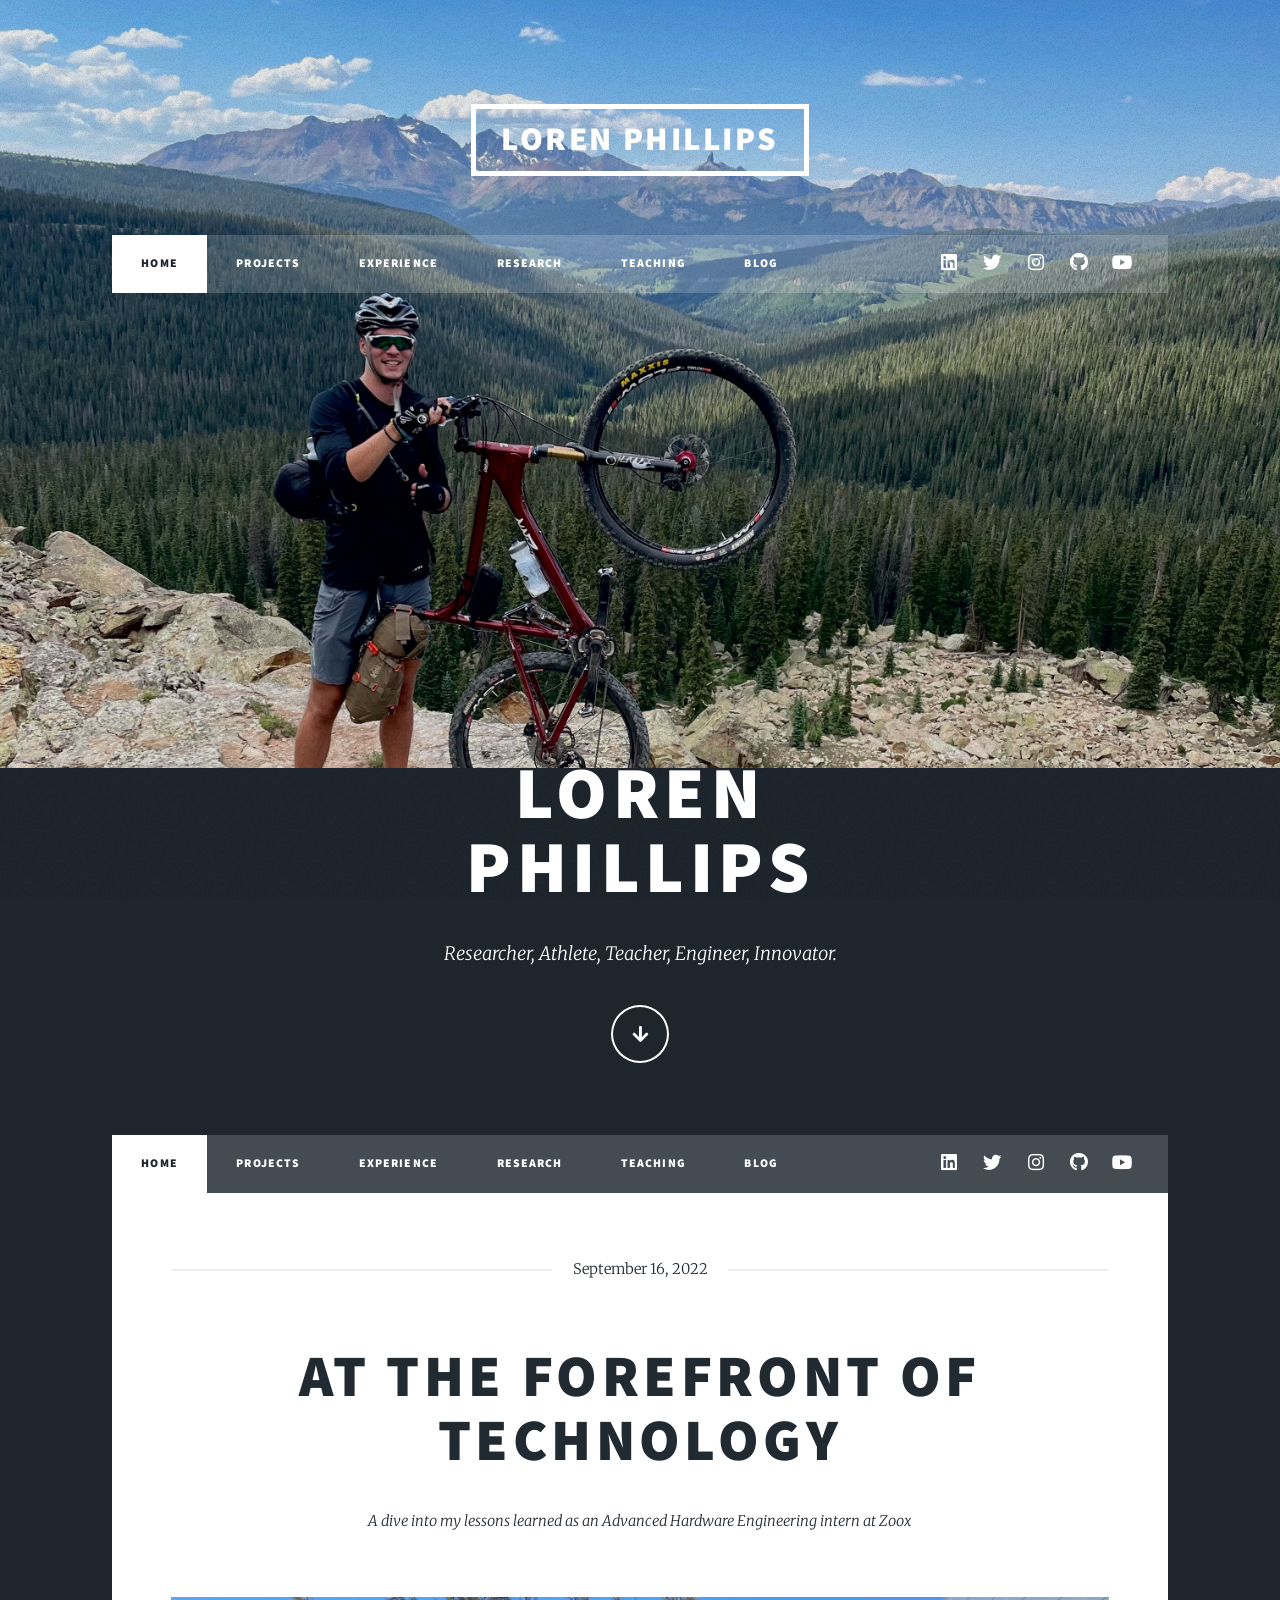
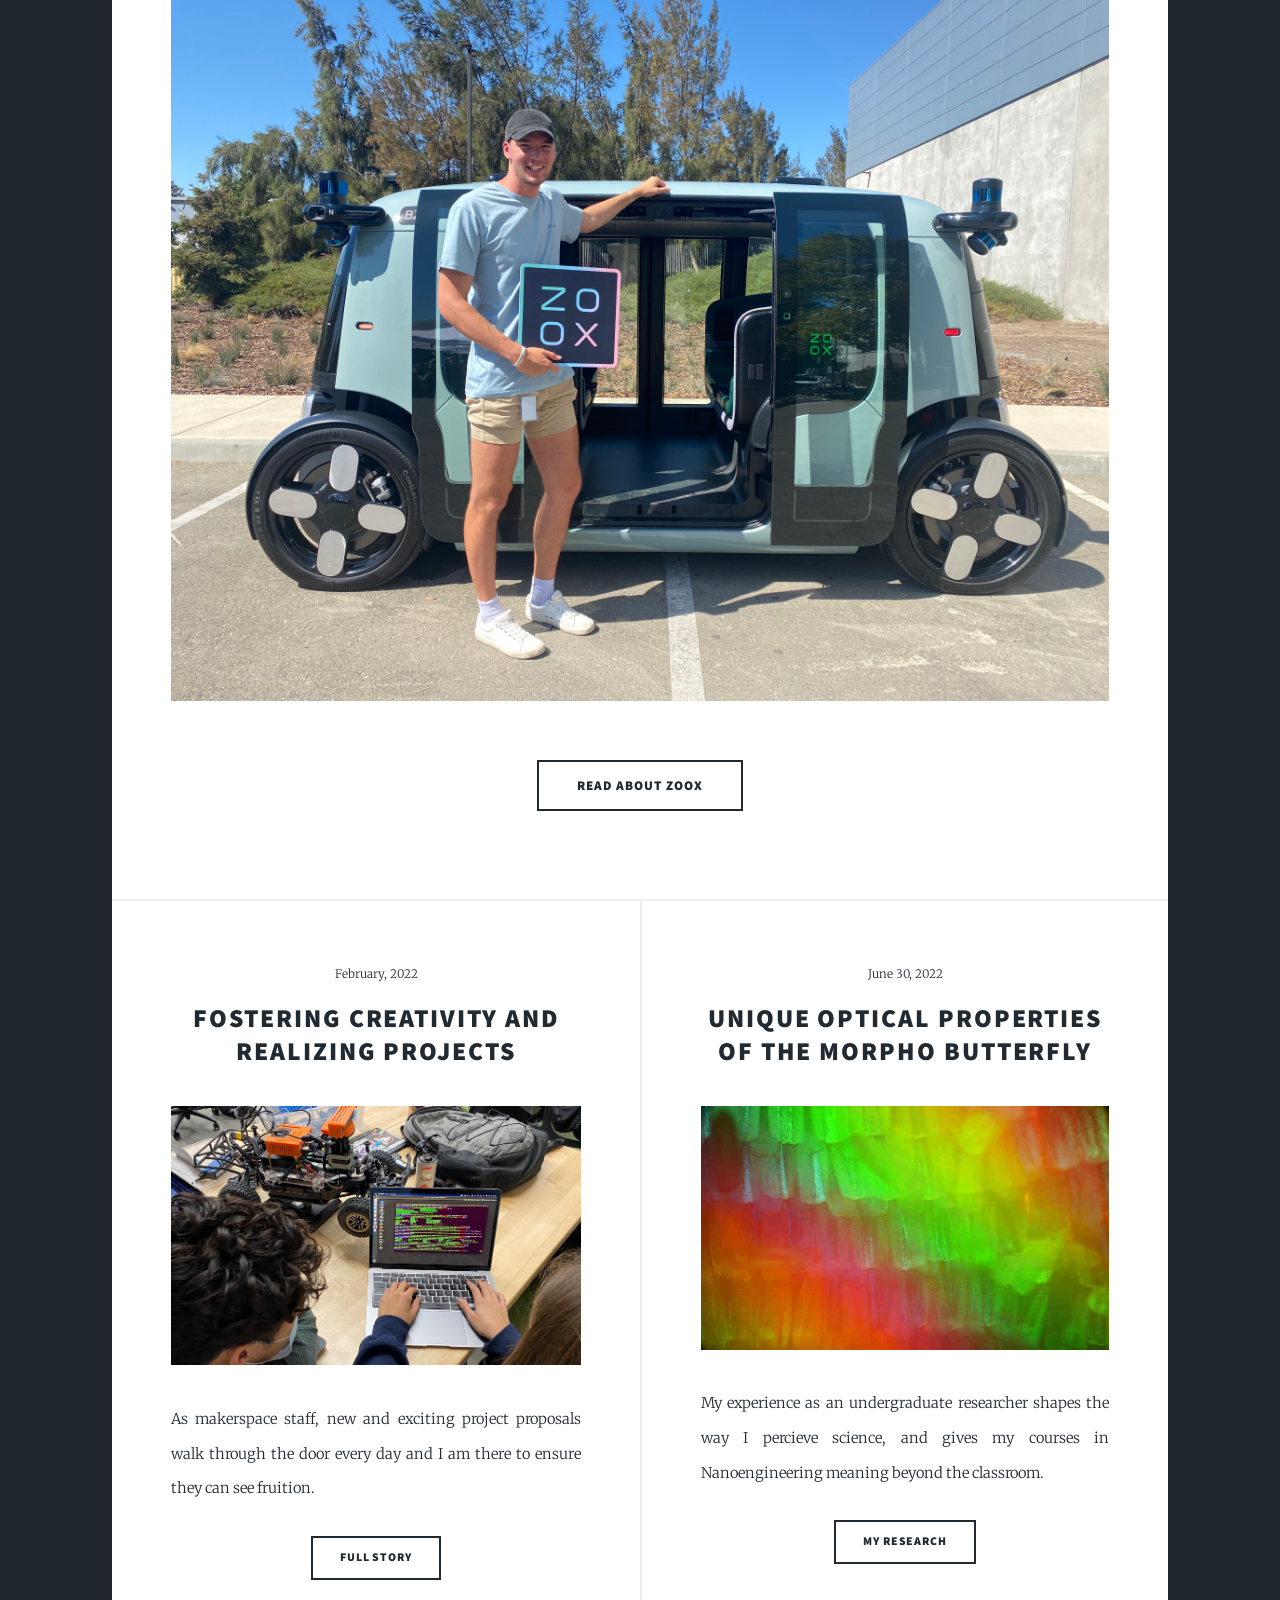
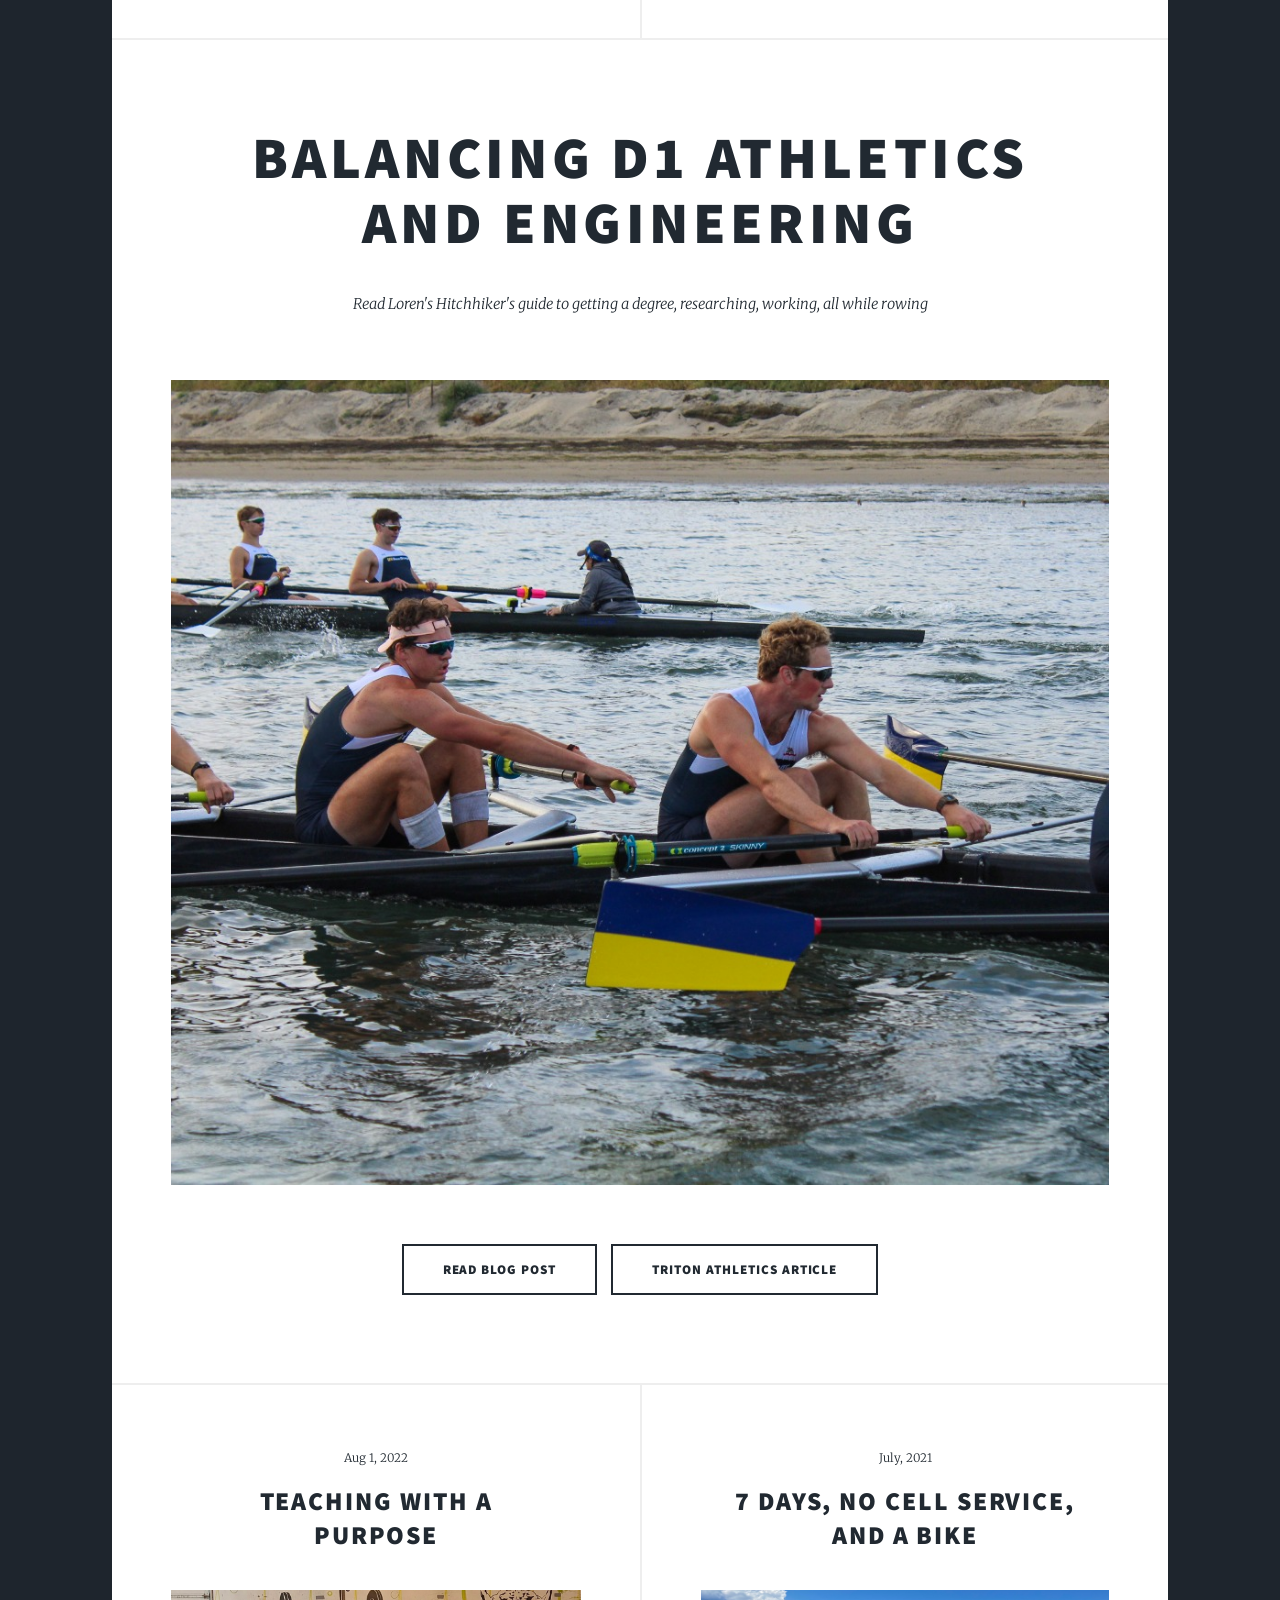
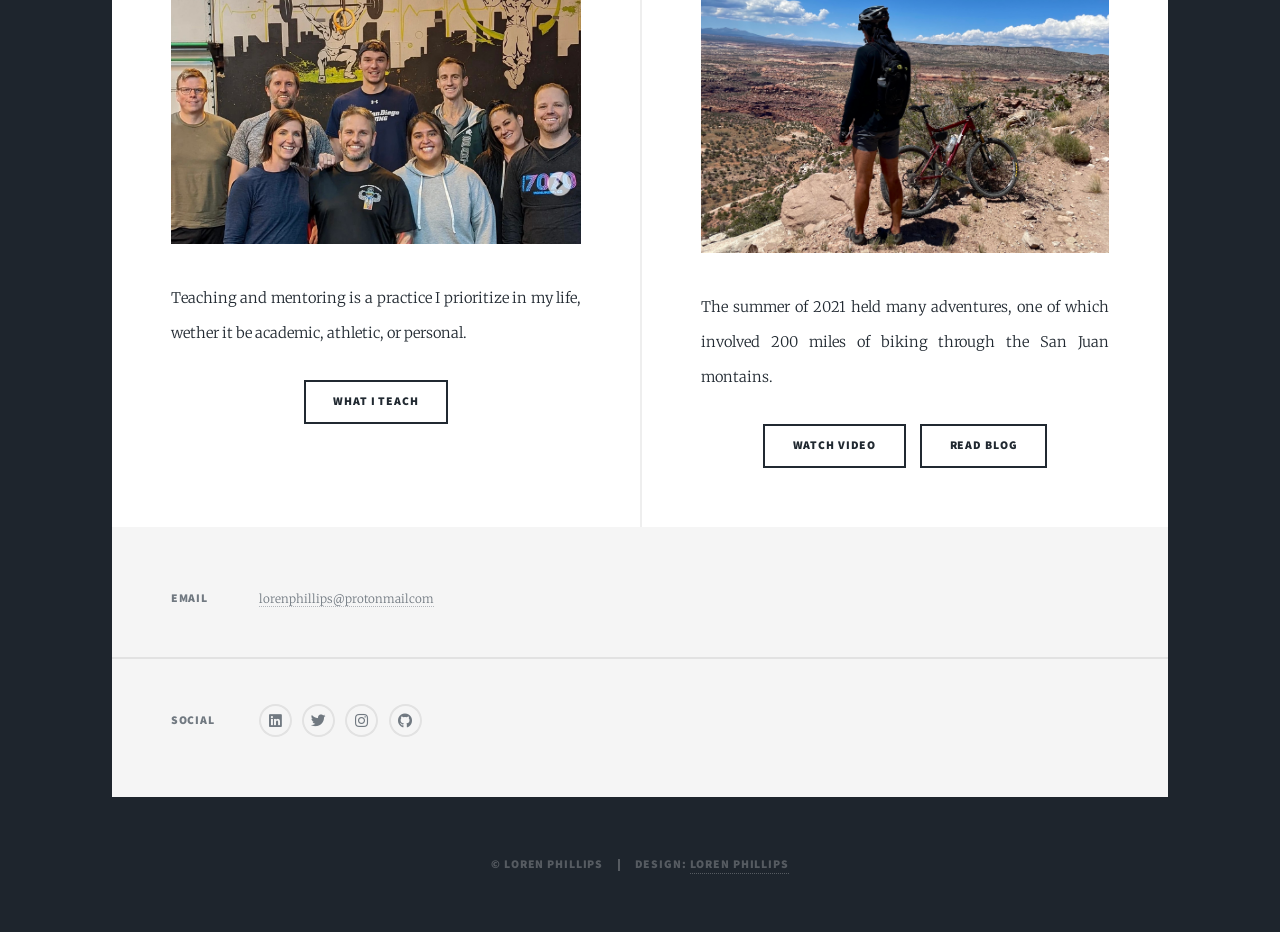
<file: index.html>
<!DOCTYPE HTML>
<!--
	- make logo for page bar (in chrome logo)
-->
<html>
	<head>
		<title>Loren's Personal Website</title>
		<meta charset="utf-8" />
		<meta name="viewport" content="width=device-width, initial-scale=1, user-scalable=no" />
		<link rel="stylesheet" href="assets/css/main.css" />
		<noscript><link rel="stylesheet" href="assets/css/noscript.css" /></noscript>
		<link rel="shortcut icon" type="image/x-icon" href="images/Logo64.ico">
	</head>
	<body class="is-preload">
		<!-- Wrapper -->
			<div id="wrapper" class="fade-in">

				<!-- Intro -->
					<div id="intro">
						<h1>Loren<br />
						Phillips</h1>
						<p> Researcher, Athlete, Teacher, Engineer, Innovator. </p>
						<!-- <p> <a href="https://www.linkedin.com/in/loren-phillips-0331731a2/">LinkedIn</a></p> -->
						<ul class="actions">
							<li><a href="#header" class="button icon solid solo fa-arrow-down scrolly">Continue</a></li>
						</ul>
					</div>

				<!-- Header -->
					<header id="header">
						<a href="index.html" class="logo">Loren Phillips</a>
					</header>

				<!-- MASTER NAV --> <!--Note how these links are the files in the repo. If oyu add/edit any you will have to do this indi
				vidually in each other page as well (copy and paste) and also adjust buttons on pages. Is there a way topush this 
			automatically?-->

					<nav id="nav">
						<ul class="links">
							<li class="active"><a href="index.html">Home</a></li>
							<li><a href="projects.html">Projects</a></li>
							<li><a href="experiences.html">Experience</a></li>
							<li><a href="research.html">Research</a></li>
							<li><a href="teaching.html">Teaching</a></li>
							<li><a href="blog.html">Blog</a></li>
						
						</ul>
						<ul class="icons">
							<li><a href="https://www.linkedin.com/in/lorenjphillips" class="icon brands fa-linkedin"><span class="label">LinkedIn</span></a></li>
							<li><a href="https://twitter.com/LorenPhillips11" class="icon brands fa-twitter"><span class="label">Twitter</span></a></li>
							<!-- <li><a href="#" class="icon brands fa-facebook-f"><span class="label">Facebook</span></a></li> -->
							<li><a href="https://www.instagram.com/loren.phillips" class="icon brands fa-instagram"><span class="label">Instagram</span></a></li>
							<li><a href="https://github.com/lorenjphillips" class="icon brands fa-github"><span class="label">GitHub</span></a></li>
							<li><a href="https://www.youtube.com/channel/UCAvlBeK2KFO2vvYHnhKIhZQ/featured" class="icon brands fa-youtube"><span class="label">YouTube</span></a></li>
						</ul>
					</nav>

				<!-- Main -->
					<div id="main">
							<!-- INPUT - Include embedded resume document here - You could do the actual resume or rather do a link 
								to the website page that has it... best to put a tab above for resume for easy access! 
							<header id="header">
								<a href="RESUMELINK##" class="button">Full Resume</a>
							</header> -->

						<!-- WARNING -->
						<!-- <article class="post featured">
							<header class="major">
								<span class="date">November 1, 2022</span>
								<p>Disclaimer: this website is under cosnstruction, the back end has recently been re-written to impliment more JS and C assets. If you are reading this please disregard the missing content as I am currently pulling it over from my first website.</p>
								<p> Thank you - Loren </p>
							
						</article> -->

						<!-- Featured Post -->
							<article class="post featured">
								<header class="major">
									<span class="date">September 16, 2022</span>
									<h2><a href="#">At the Forefront of <br />
									Technology</a></h2>
									<p>A dive into my lessons learned as an 
										Advanced Hardware Engineering intern at Zoox</p>
								</header>
								<a href="experiences.html" class="image main"><img src="images/zooxme.jpeg" alt="" /></a>
								<ul class="actions special">
									<li><a href="experiences.html" class="button large">Read About Zoox</a></li>
								</ul>
							</article>

<!-- -------------------------------------------------------- -->

						<!-- Posts Finish this ordering as your fisrt project.. just go page by page dude thats your best
						option for straight productivity-->
							<section class="posts">
								<article>
									<header>
										<span class="date">February, 2022</span>
										<h2><a href="#">Fostering Creativity and Realizing Projects<br />
										</a></h2>
									</header>
									<a href="#" class="image fit"><img src="images/linuxcar.jpeg" alt="" /></a>
									<p>As makerspace staff, new and exciting project proposals walk through the door every day and I am there to ensure they can see fruition.</p>
									<ul class="actions special">
										<li><a href="experiences.html" class="button">Full Story</a></li>
									</ul>
									<!-- ADD A DIRECT SCROLL LINK TO MAKERSPACE SECTION -->
								</article>
								<article>
									<header>
										<span class="date">June 30, 2022</span>
										<h2><a href="#">Unique Optical Properties of the Morpho Butterfly<br />
										 </a></h2>
									</header>
									<a href="#" class="image fit"><img src="images/wing.png" alt="" /></a>
									<p>My experience as an undergraduate researcher shapes the way I percieve science, and gives my courses in Nanoengineering meaning beyond the classroom. </p>
									<ul class="actions special">
										<li><a href="#" class="button">My Research</a></li>
									</ul>
								</article>
								
								
								<!-- <article>
									<header>
										<span class="date">Month xx, 20xx</span>
										<h2><a href="#">Odio magna<br />
										sed consectetur</a></h2>
									</header>
									<a href="#" class="image fit"><img src="images/pic06.jpg" alt="" /></a>
									<p>Donec eget ex magna. Interdum et malesuada fames ac ante ipsum primis in faucibus. Pellentesque venenatis dolor imperdiet dolor mattis sagittis magna etiam.</p>
									<ul class="actions special">
										<li><a href="#" class="button">Full Story</a></li>
									</ul>
								</article>
								<article>
									<header>
										<span class="date">Month xx, 20xx</span>
										<h2><a href="#">Augue lorem<br />
										primis vestibulum</a></h2>
									</header>
									<a href="#" class="image fit"><img src="images/pic07.jpg" alt="" /></a>
									<p>Donec eget ex magna. Interdum et malesuada fames ac ante ipsum primis in faucibus. Pellentesque venenatis dolor imperdiet dolor mattis sagittis magna etiam.</p>
									<ul class="actions special">
										<li><a href="#" class="button">Full Story</a></li>
									</ul>
								</article> -->
							</section>
							<article class="post featured">
								<header class="major">
									<!-- <span class="date">September 16, 2022</span> -->
									<h2><a href="#">balancing D1 Athletics <br />
									and engineering</a></h2>
									<p>Read Loren's Hitchhiker's guide to getting a degree, researching, working, all while rowing</p>
								</header>
								<a href="#" class="image main"><img src="images/row1.jpg" alt="" /></a>
								<ul class="actions special">
									<li><a href="blog.html" class="button large">Read Blog Post</a></li>
									<li><a href="https://ucsdtritons.com/news/2021/5/18/mens-rowing-loren-phillips-feature.aspx" class="button large">Triton Athletics Article</a></li>
								</ul>
							</article>
						</section>
							<section class="posts">
							<article>
								<header>
									<span class="date">Aug 1, 2022</span>
									<h2><a href="#">Teaching with a<br />
										Purpose</a></h2>
								</header>
								<a href="#" class="image fit"><img src="images/rowlesson2.jpg" alt="" /></a>
								<p>Teaching and mentoring is a practice I prioritize in my life, wether it be academic, athletic, or personal.</p>
								<ul class="actions special">
									<li><a href="teaching.html" class="button">What I Teach</a></li>
								</ul>
								</article>
							
							
							<article>
								<header>
									<span class="date">July, 2021</span>
									<h2><a href="#">7 Days, No Cell Service,<br />
									and a Bike</a></h2>
								</header>
								<a href="#" class="image fit"><img src="images/bikelook.jpg" alt="" /></a>
								<p>The summer of 2021 held many adventures, one of which involved 200 miles of biking through the San Juan montains.</p>
								<ul class="actions special">
									<li><a href="#" class="button">Watch Video</a></li><li><a href="blog.html" class="button">Read Blog</a></li>
								</ul>
							</article>

						<!-- Footer -->
							<!-- <footer> -->
								<!-- <div class="pagination"> -->
									<!-- <a href="blog.html" class="button">Read my blog</a> -->
									
								<!-- </div> -->
							<!-- </footer> -->

					</div>

				<!-- Footer -->
					<footer id="footer">
						<!-- removed one section and that got rid of the split between the fill out form and the below info
						that is not commented out -->
						<!-- <section> -->
							<!-- <form method="post" action="#">
								<div class="fields">
									<div class="field">
										<label for="name">Name</label>
										<input type="text" name="name" id="name" />
									</div>
									<div class="field">
										<label for="email">Email</label>
										<input type="text" name="email" id="email" />
									</div>
									<div class="field">
										<label for="message">Message</label>
										<textarea name="message" id="message" rows="3"></textarea>
									</div>
								</div>
								<ul class="actions">
									<li><input type="submit" value="Send Message" /></li>
								</ul>
							</form> -->
						<!-- </section> -->
						<section class="split contact">
							<!-- <section class="alt">
								<h3>Address</h3>
								<p>1234 Somewhere Road #87257<br />
								Nashville, TN 00000-0000</p>
							</section> -->
							
							<section>
								<h3>Email</h3>
								<p><a href="#">lorenphillips@protonmailcom</a></p>
							</section>
							<section>
								<h3>Social</h3>
								<ul class="icons alt">
									<li><a href="https://www.linkedin.com/lorenjphillips." class="icon brands akt fa-linkedin"><span class="labe;"></span></a></li>
									<li><a href="https://twitter.com/LorenPhillips11" class="icon brands alt fa-twitter"><span class="label">Twitter</span></a></li>
									<!-- <li><a href="#" class="icon brands alt fa-facebook-f"><span class="label">Facebook</span></a></li> -->
									<!-- removing above line shifts all to the left, no ungly gaps left which is nice -->
									<li><a href="https://www.instagram.com/loren.phillips" class="icon brands alt fa-instagram"><span class="label">Instagram</span></a></li>
									<li><a href="https://github.com/lorenjphillips" class="icon brands alt fa-github"><span class="label">GitHub</span></a></li>
								</ul>
							</section>
						</section>
					</footer>

				<!-- Copyright -->
					<div id="copyright">
						<ul><li>&copy; Loren Phillips</li><li>Design: <a href="https://www.linkedin.com/in/loren-phillips-0331731a2/">Loren Phillips</a></li></ul>
					</div>

			</div>

		<!-- Scripts -->
			<script src="assets/js/jquery.min.js"></script>
			<script src="assets/js/jquery.scrollex.min.js"></script>
			<script src="assets/js/jquery.scrolly.min.js"></script>
			<script src="assets/js/browser.min.js"></script>
			<script src="assets/js/breakpoints.min.js"></script>
			<script src="assets/js/util.js"></script>
			<script src="assets/js/main.js"></script>
			<script src="assets/js/nav-loader.js"></script>

	</body>
</html>
</file>
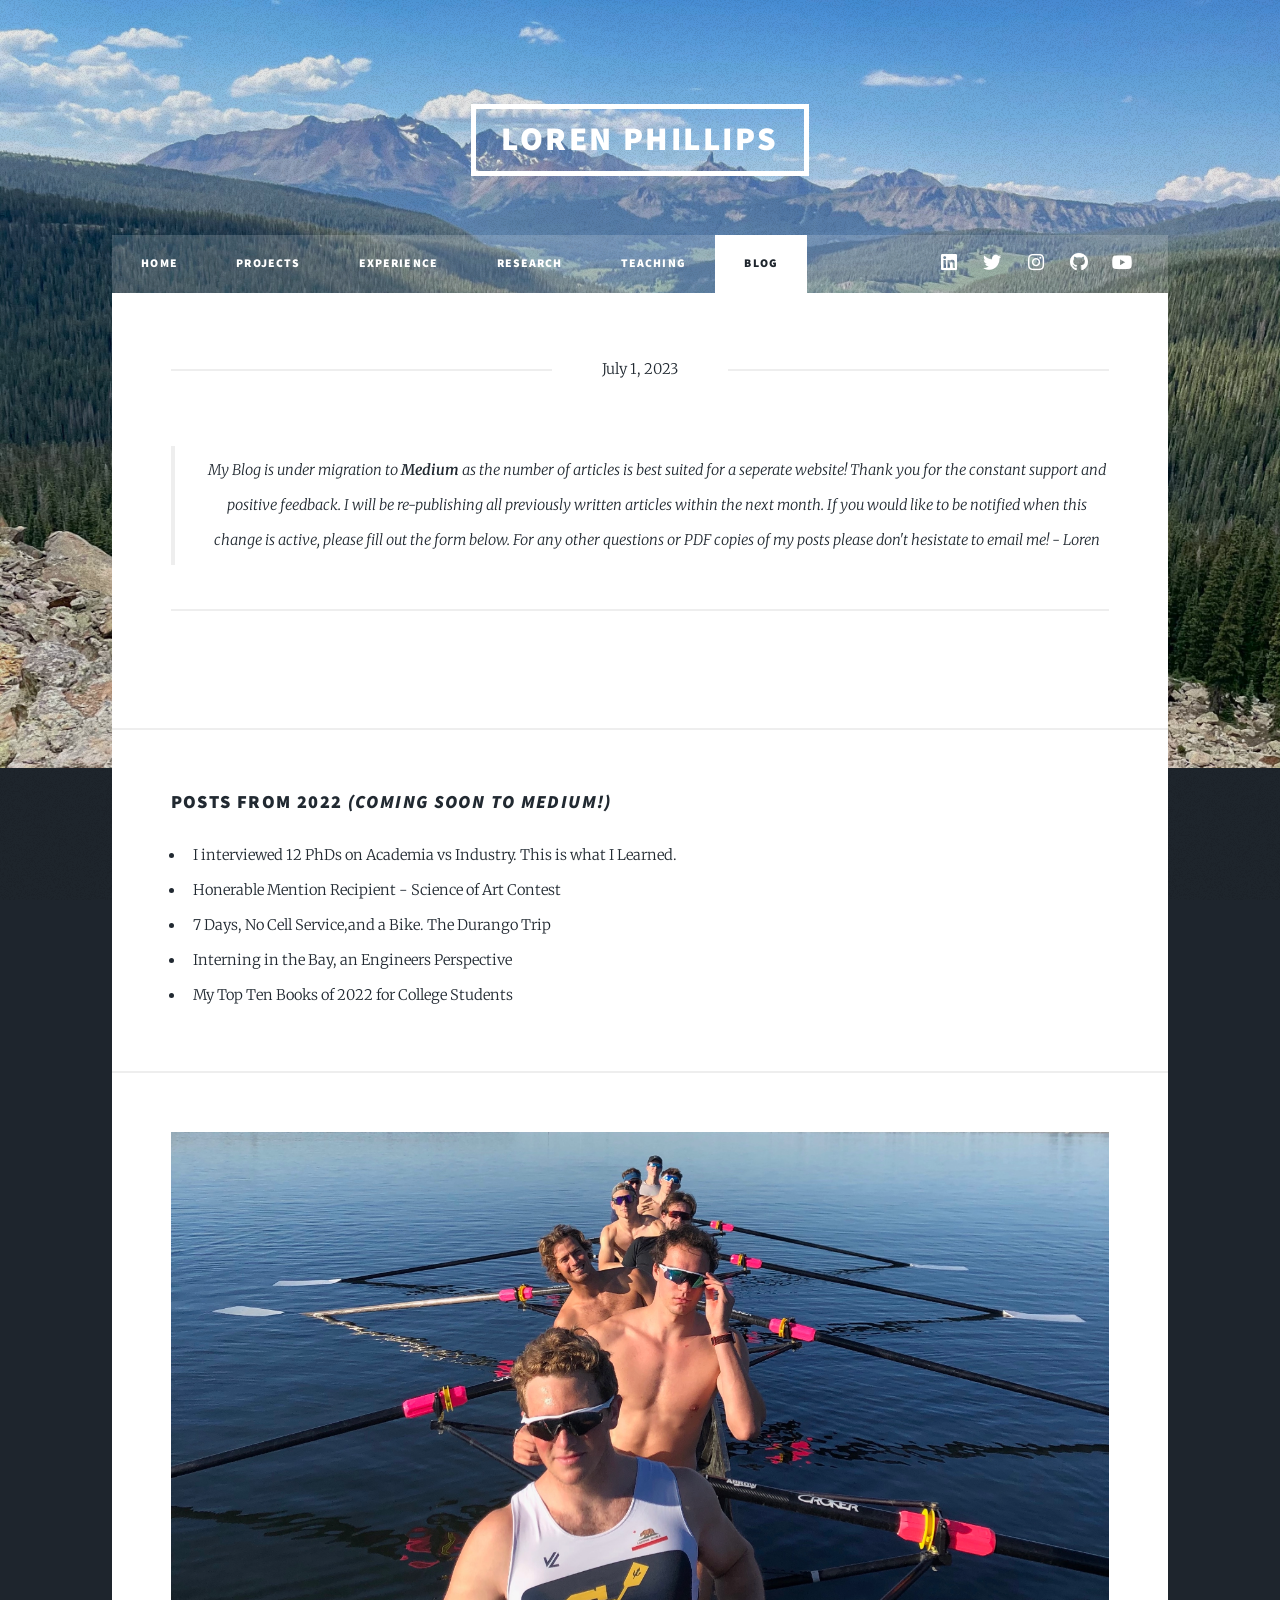
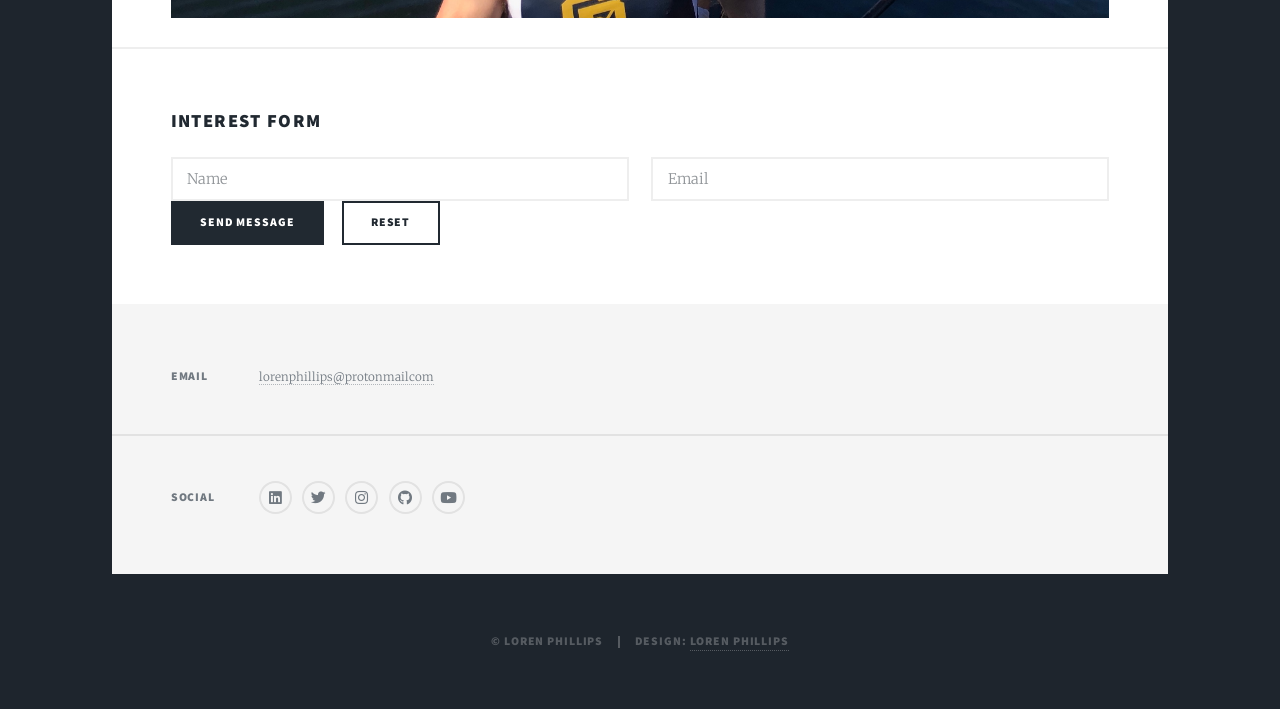
<file: blog.html>
<!DOCTYPE HTML>

<html>
	<head>
		<title>Test Page</title>
		<meta charset="utf-8" />
		<meta name="viewport" content="width=device-width, initial-scale=1, user-scalable=no" />
		<link rel="stylesheet" href="assets/css/main.css" />
		<noscript><link rel="stylesheet" href="assets/css/noscript.css" /></noscript>
		<link rel="shortcut icon" type="image/x-icon" href="images/Logo64.ico">
	</head>
	<body class="is-preload">

		<!-- Wrapper -->
			<div id="wrapper">

				<!-- Main -->
					<div id="main">

						<!-- Post -->
							<section class="post">
								<header class="major">
									<span class="date">July 1, 2023</span>
									<!-- Blockquote -->
										<blockquote>My Blog is under migration to <b>Medium</b> as the number of articles is best suited for a seperate website! Thank you for the constant support and positive feedback. I will be re-publishing all previously written articles within the next month. If you would like to be notified when this change is active, please fill out the form below. For any other questions or PDF copies of my posts please don't hesistate to email me! - Loren</blockquote>

									<hr />
								</header>
							</section>
							<section>
								<h3>Posts from 2022 <i>(coming soon to Medium!)</i></h3>
								<ul>
									<li>I interviewed 12 PhDs on Academia vs Industry. This is what I Learned.</li>
									<li>Honerable Mention Recipient - Science of Art Contest </li>
									<li>7 Days, No Cell Service,and a Bike. The Durango Trip</li>
									<li>Interning in the Bay, an Engineers Perspective</li>
									<li>My Top Ten Books of 2022 for College Students</li> 
								</ul>
							</section>
								<div class="image main"><img src="images/IMG_6165.jpg" alt="" /></div>
							</section>
						
							<form method="post" action="#">
								<h3>Interest Form</h3>
								<div class="row gtr-uniform">
									<div class="col-6 col-12-xsmall">
										<input type="text" name="demo-name" id="demo-name" value="" placeholder="Name" />
									</div>
									<div class="col-6 col-12-xsmall">
										<input type="email" name="demo-email" id="demo-email" value="" placeholder="Email" />
									</div>
								</div>
								<!-- Break -->
								<div></div>
								<div class="col-12">
									<ul class="actions">
										<li><input type="submit" value="Send Message" class="primary" /></li>
										&#160 
										<li><input type="reset" value="Reset" /></li>
									</ul>
								</div>
							</form>

					</div>

				<!-- Footer -->
				<footer id="footer">
					
					<section class="split contact">
					
						
						<section>
							<h3>Email</h3>
							<p><a href="#">lorenphillips@protonmailcom</a></p>
						</section>
						<section>
							<h3>Social</h3>
							<ul class="icons alt">
								<li><a href="https://www.linkedin.com/lorenjphillips." class="icon brands akt fa-linkedin"><span class="labe;"></span></a></li>
								<li><a href="https://twitter.com/LorenPhillips11" class="icon brands alt fa-twitter"><span class="label">Twitter</span></a></li>
								<li><a href="https://www.instagram.com/loren.phillips" class="icon brands alt fa-instagram"><span class="label">Instagram</span></a></li>
								<li><a href="https://github.com/lorenjphillips" class="icon brands alt fa-github"><span class="label">GitHub</span></a></li>
                                <li><a href="https://www.youtube.com/channel/UCAvlBeK2KFO2vvYHnhKIhZQ/featured" class="icon brands alt fa-youtube"><span class="label">YouTube</span></a></li>
							</ul>
						</section>
					</section>
				</footer>

			<!-- Copyright -->
				<div id="copyright">
					<ul><li>&copy; Loren Phillips</li><li>Design: <a href="https://www.linkedin.com/in/loren-phillips-0331731a2/">Loren Phillips</a></li></ul>
				</div>

			</div>

		<!-- Scripts -->
			<script src="assets/js/jquery.min.js"></script>
			<script src="assets/js/jquery.scrollex.min.js"></script>
			<script src="assets/js/jquery.scrolly.min.js"></script>
			<script src="assets/js/browser.min.js"></script>
			<script src="assets/js/breakpoints.min.js"></script>
			<script src="assets/js/util.js"></script>
			<script src="assets/js/main.js"></script>
			<script src="assets/js/nav-loader.js"></script>

	</body>
</html>
</file>
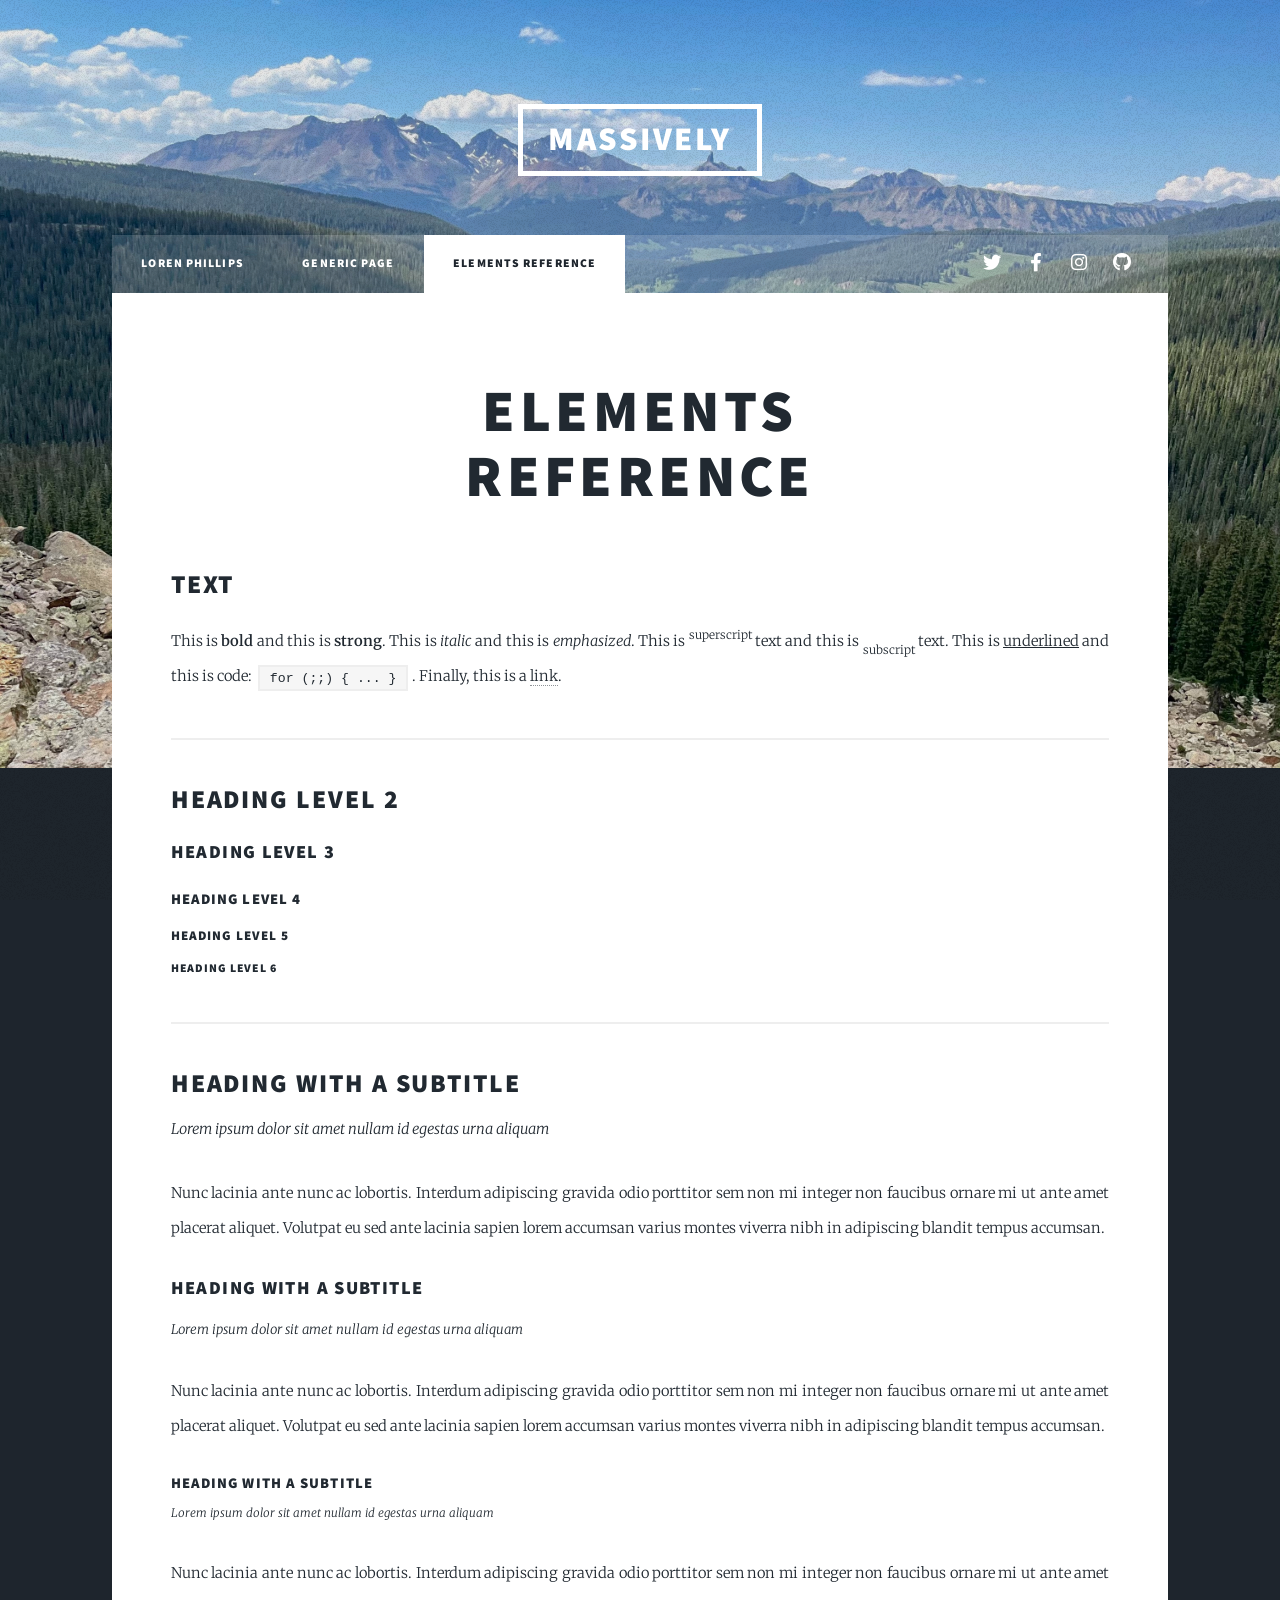
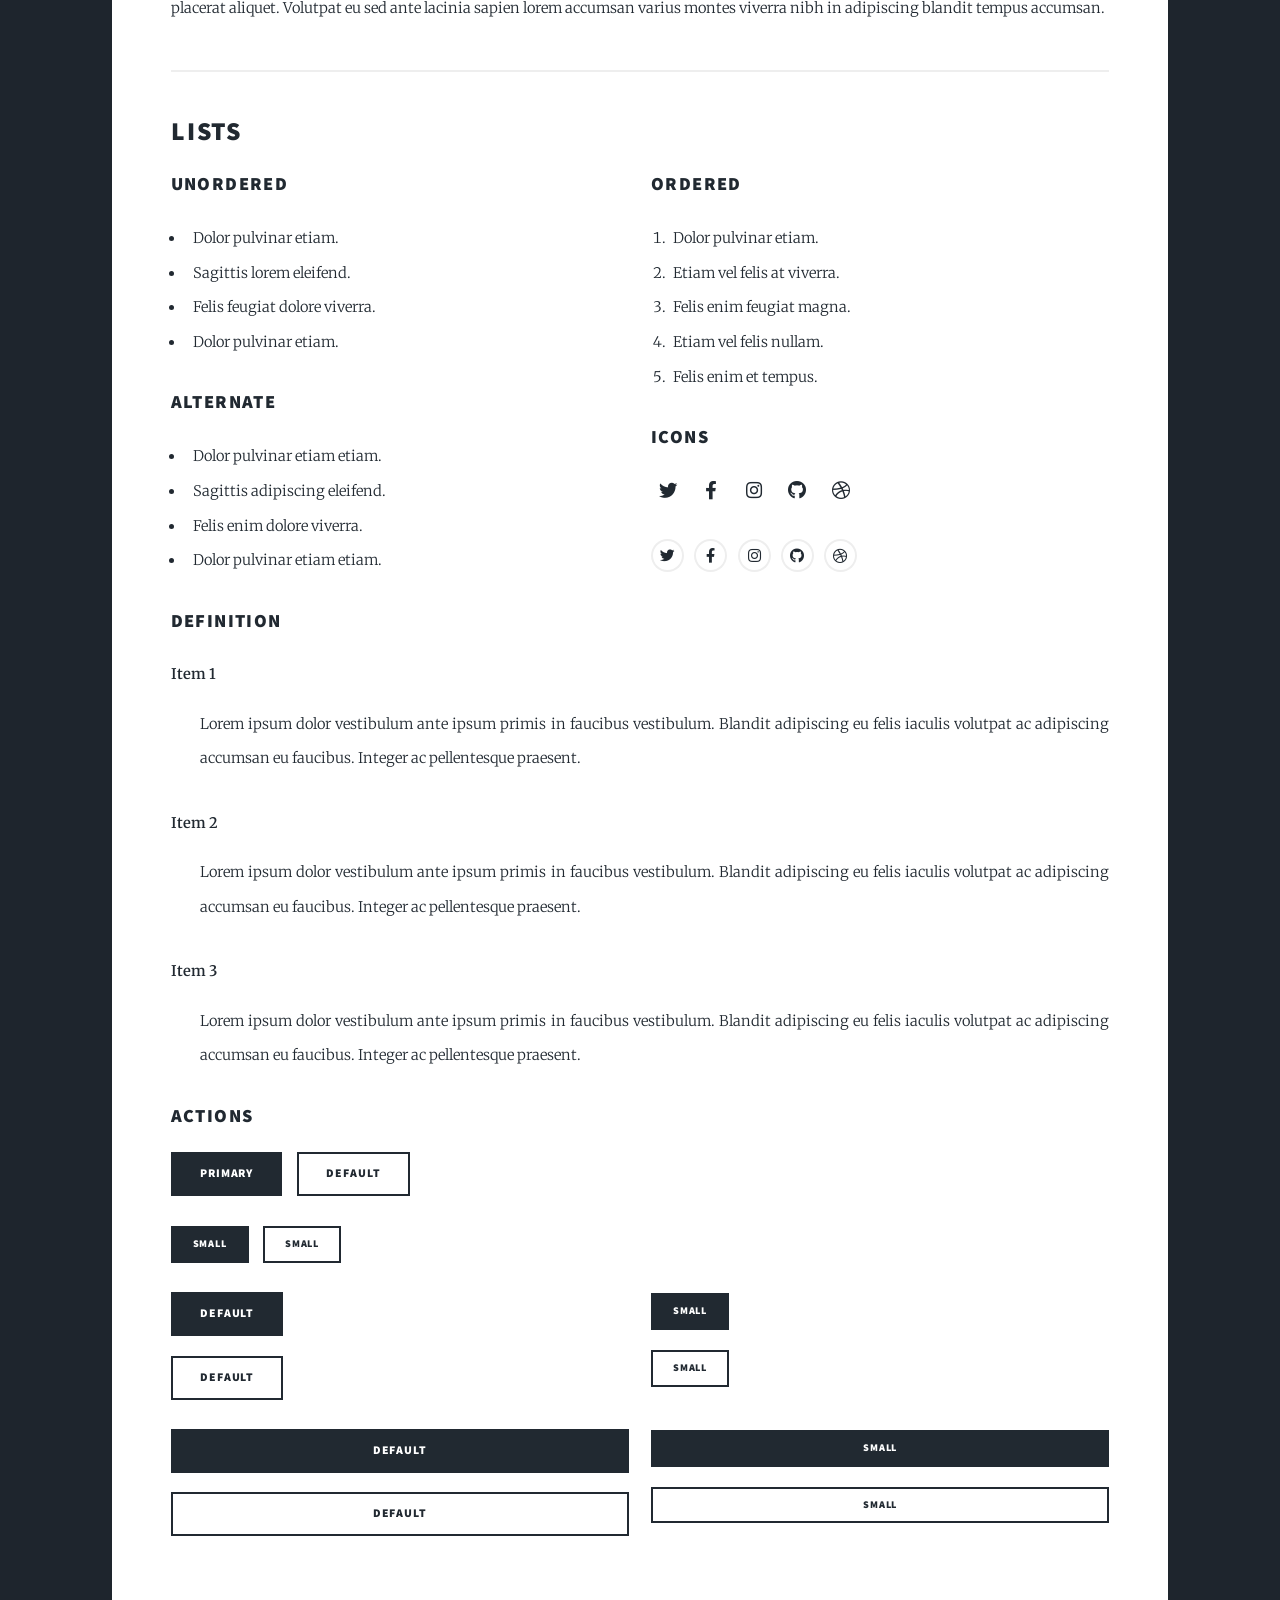
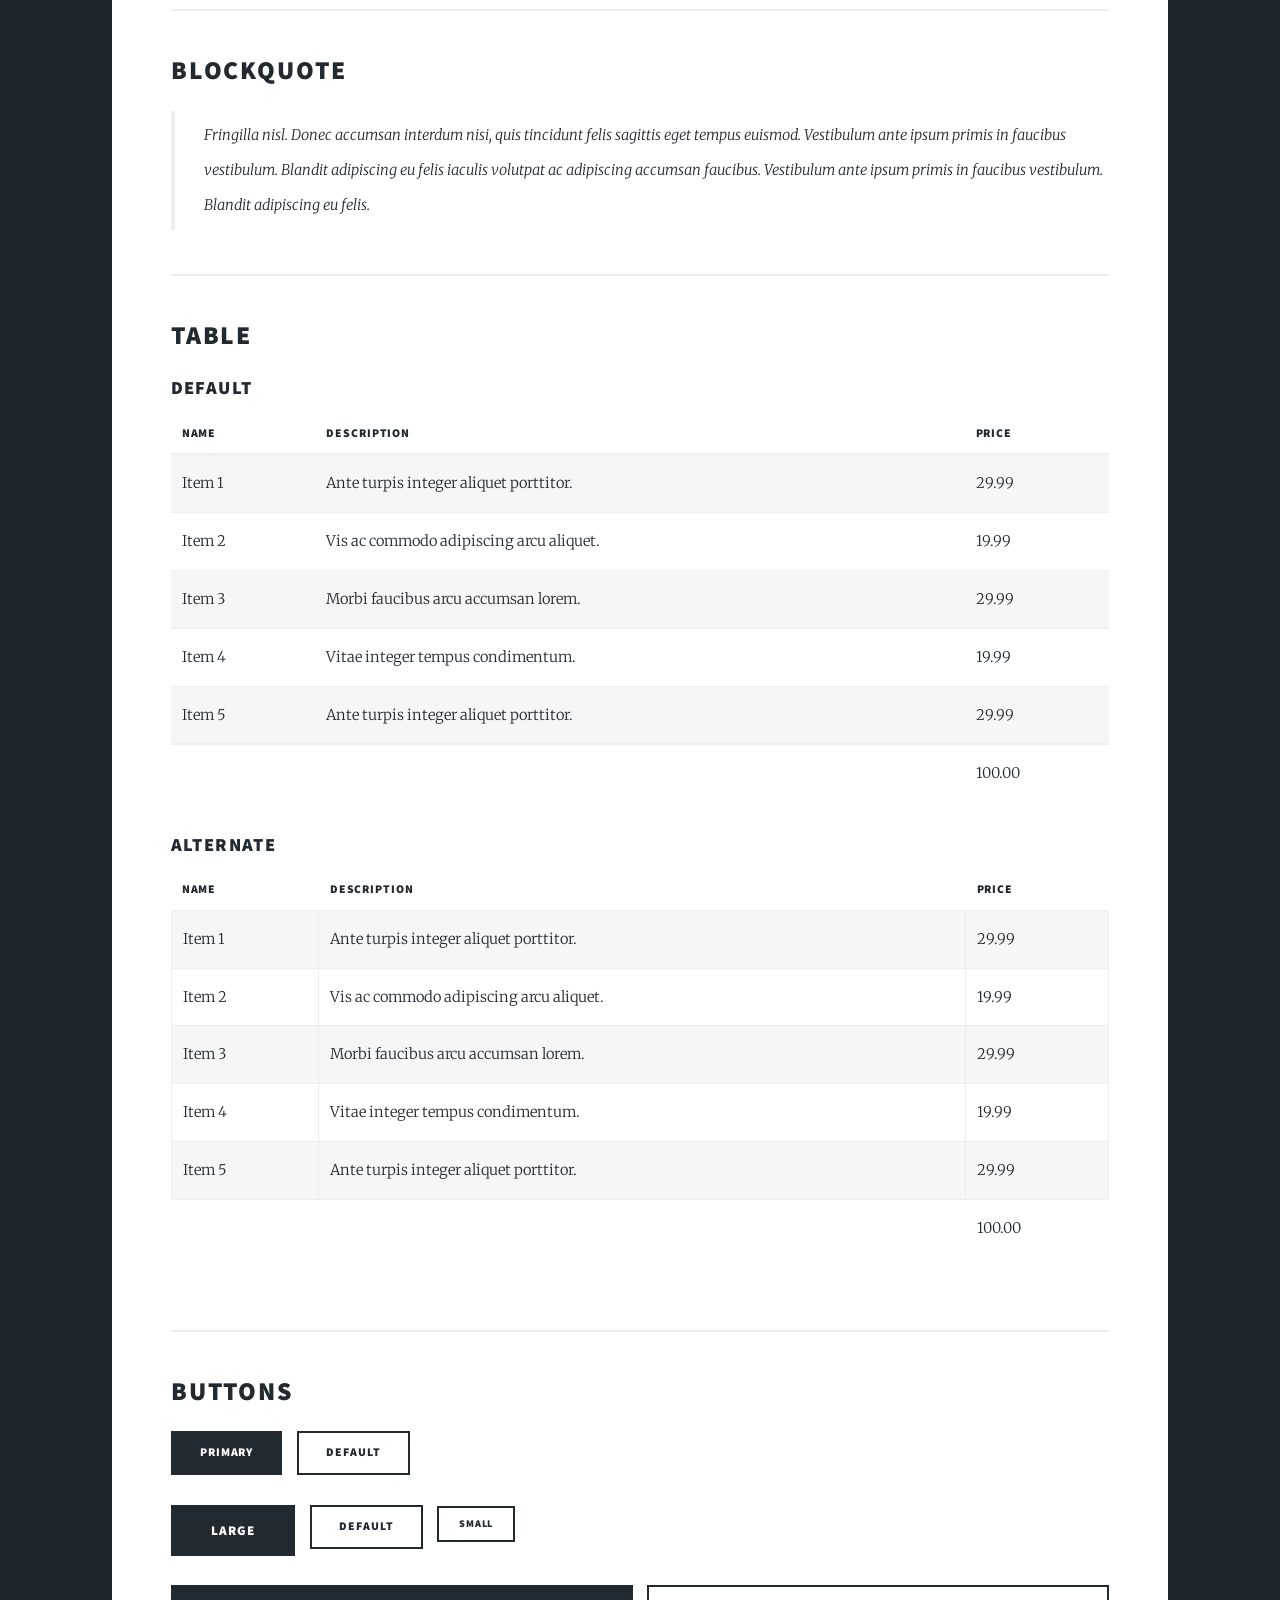
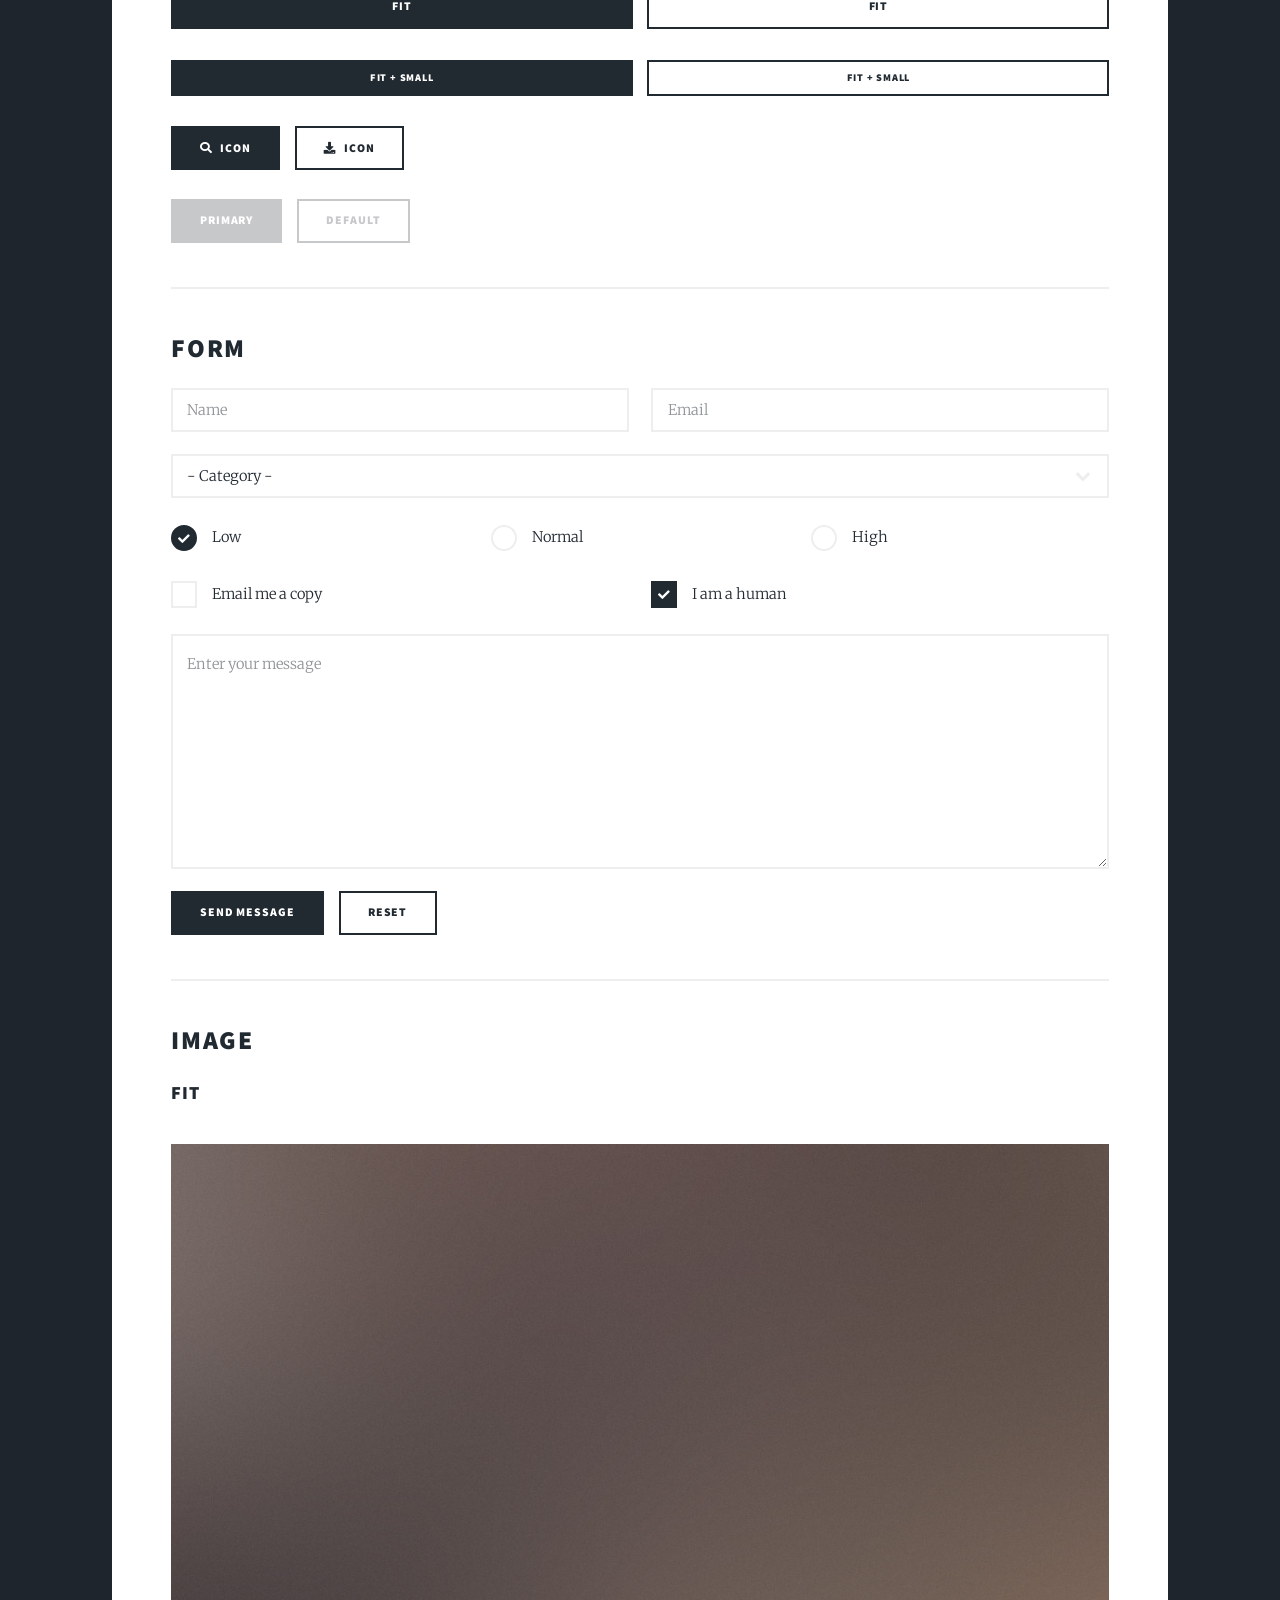
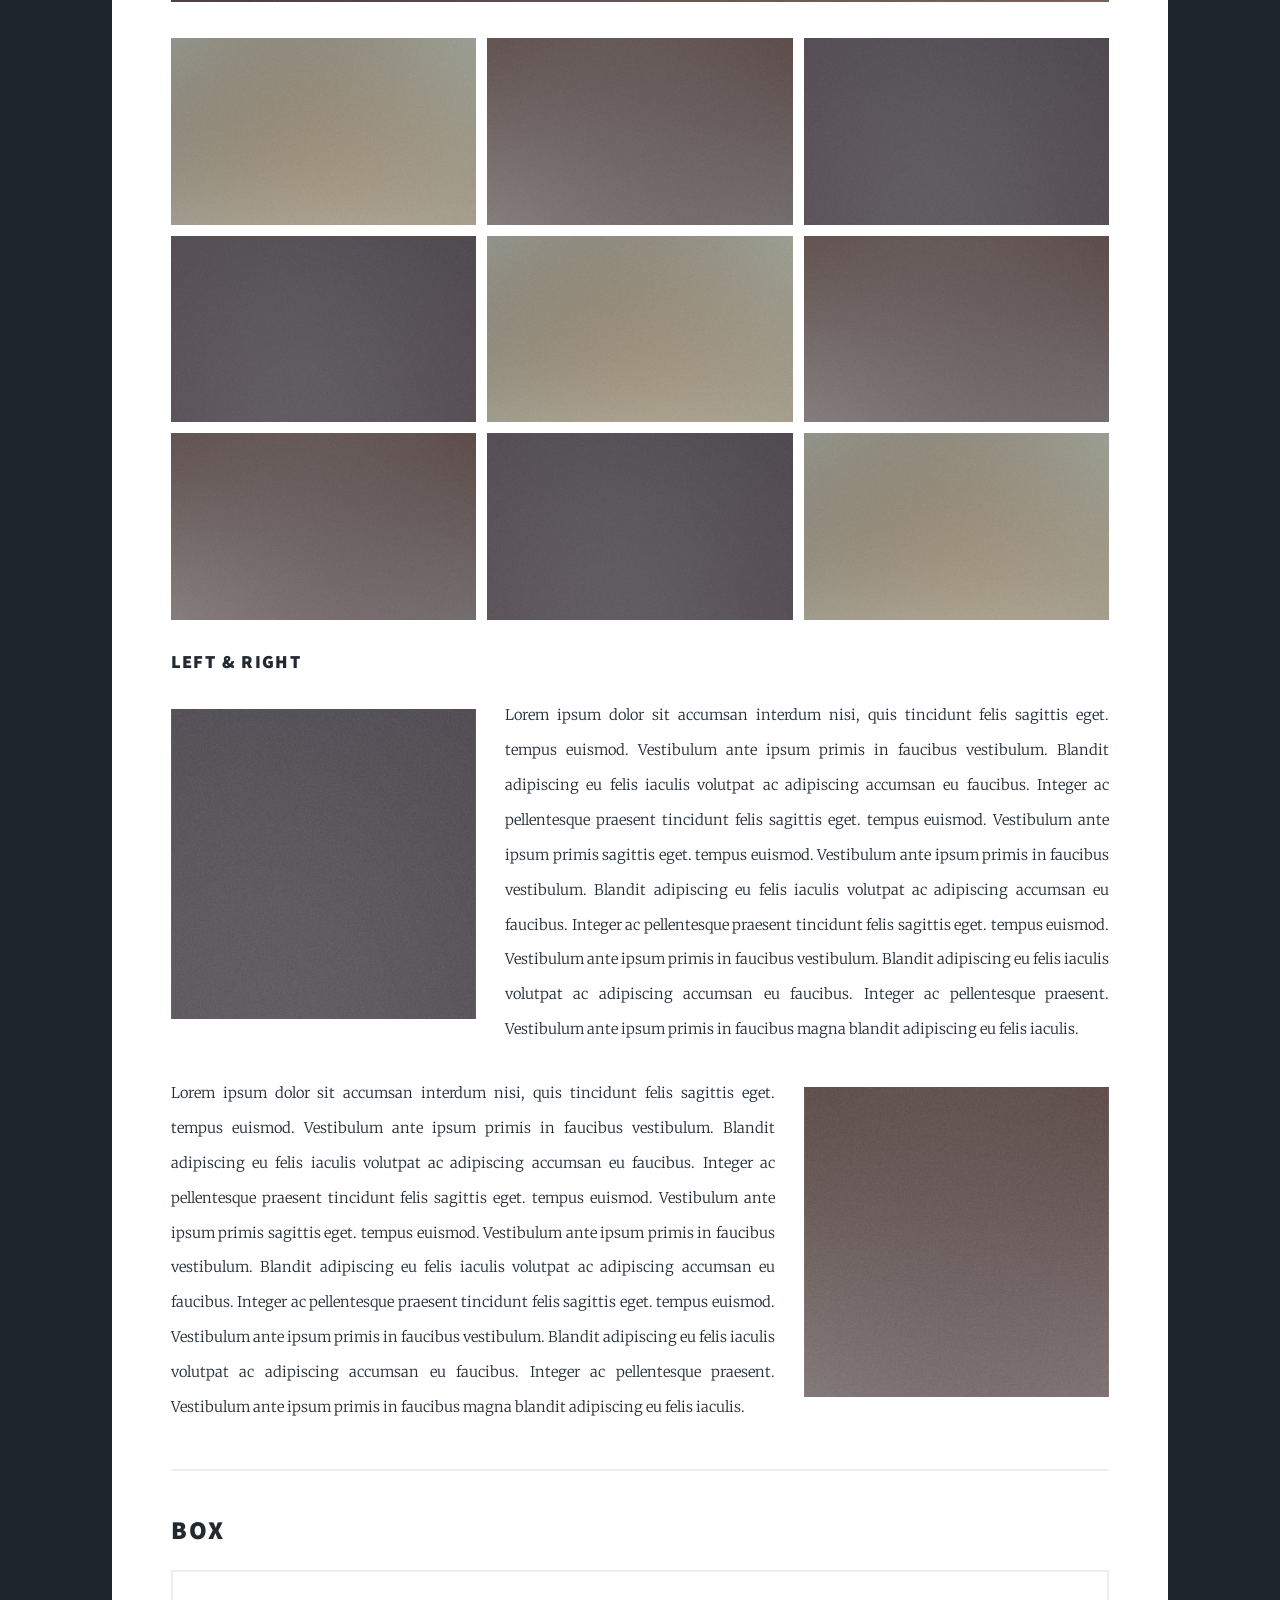
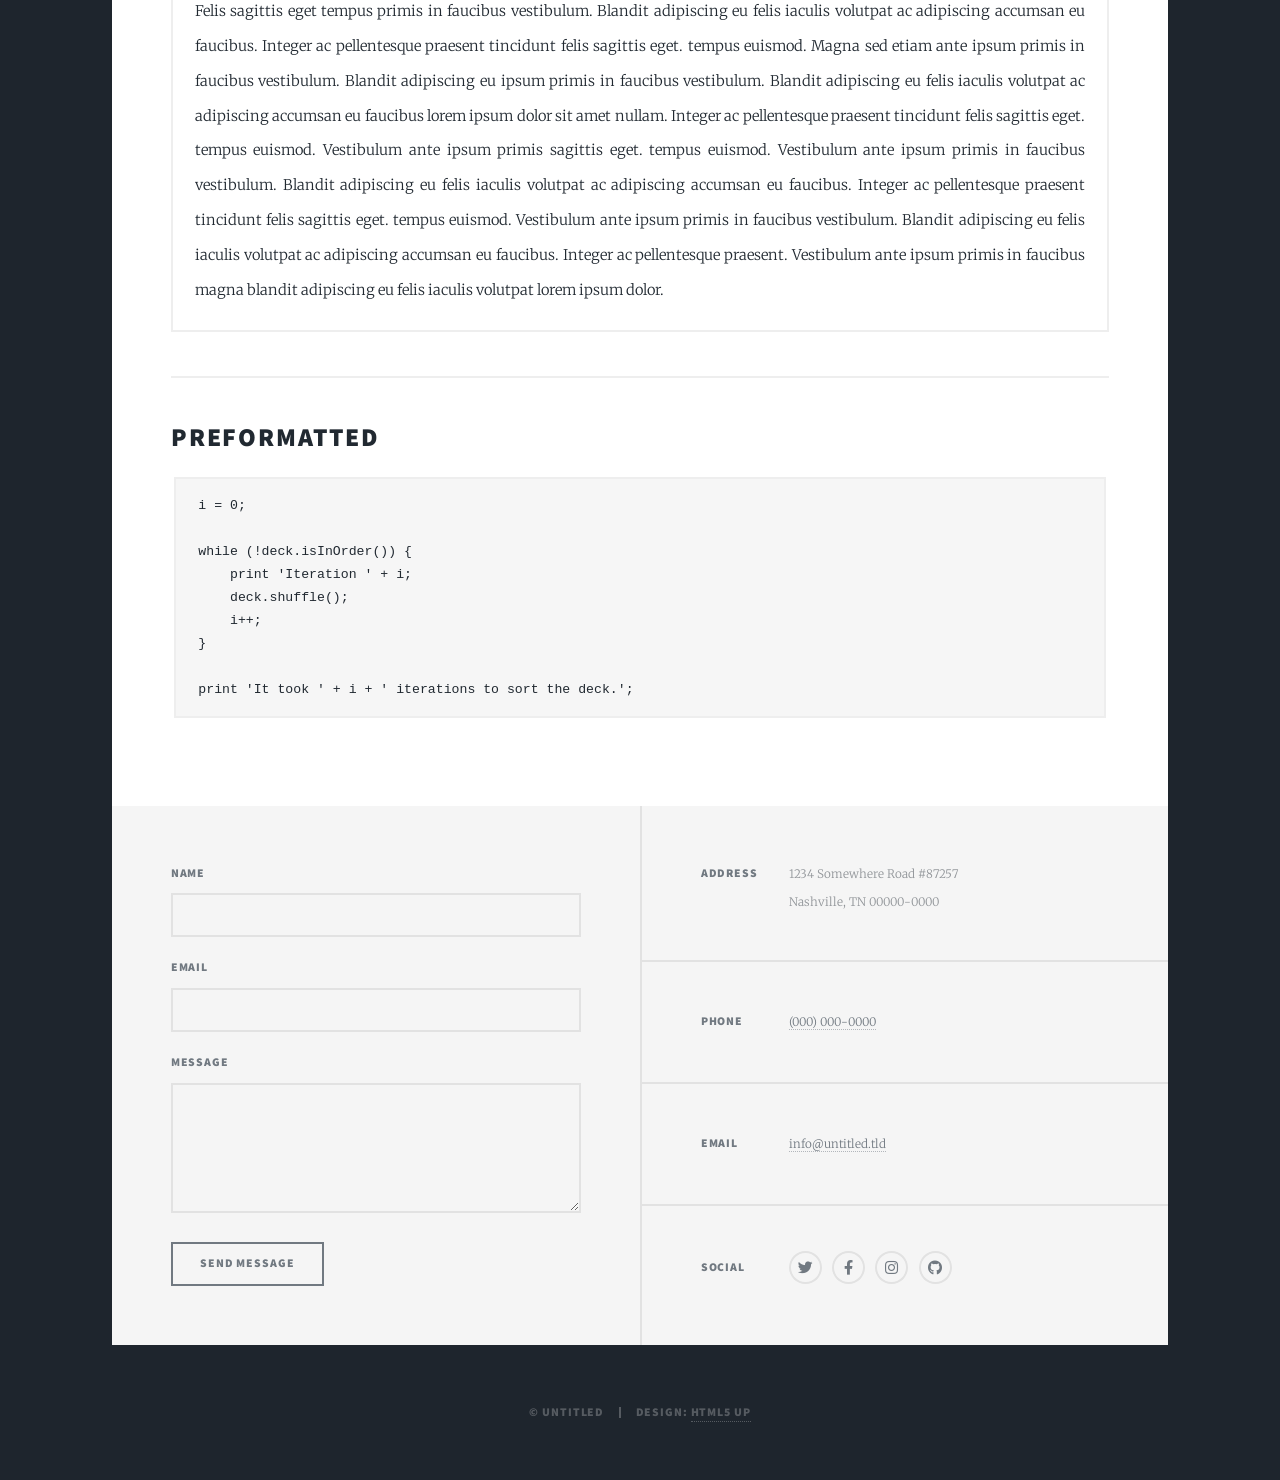
<file: elements.html>
<!DOCTYPE HTML>
<!--
	Massively by HTML5 UP
	html5up.net | @ajlkn
	Free for personal and commercial use under the CCA 3.0 license (html5up.net/license)
-->
<html>
	<head>
		<title>Loren</title>
		<meta charset="utf-8" />
		<meta name="viewport" content="width=device-width, initial-scale=1, user-scalable=no" />
		<link rel="stylesheet" href="assets/css/main.css" />
		<noscript><link rel="stylesheet" href="assets/css/noscript.css" /></noscript>
		<link rel="shortcut icon" type="image/x-icon" href="images/Logo64.ico">
	</head>
	<body class="is-preload">

		<!-- Wrapper -->
			<div id="wrapper">

				<!-- Header -->
					<header id="header">
						<a href="index.html" class="logo">Massively</a>
					</header>

				<!-- Nav -->
					<nav id="nav">
						<ul class="links">
							<li><a href="index.html">Loren Phillips</a></li>
							<li><a href="generic.html">Generic Page</a></li>
							<li class="active"><a href="elements.html">Elements Reference</a></li>
						</ul>
						<ul class="icons">
							<li><a href="#" class="icon brands fa-twitter"><span class="label">Twitter</span></a></li>
							<li><a href="#" class="icon brands fa-facebook-f"><span class="label">Facebook</span></a></li>
							<li><a href="#" class="icon brands fa-instagram"><span class="label">Instagram</span></a></li>
							<li><a href="#" class="icon brands fa-github"><span class="label">GitHub</span></a></li>
						</ul>
					</nav>

				<!-- Main -->
					<div id="main">

						<!-- Post -->
							<section class="post">
								<header class="major">
									<h1>Elements<br />
									Reference</h1>
								</header>

								<!-- Text stuff -->
									<h2>Text</h2>
									<p>This is <b>bold</b> and this is <strong>strong</strong>. This is <i>italic</i> and this is <em>emphasized</em>.
									This is <sup>superscript</sup> text and this is <sub>subscript</sub> text.
									This is <u>underlined</u> and this is code: <code>for (;;) { ... }</code>.
									Finally, this is a <a href="#">link</a>.</p>
									<hr />
									<h2>Heading Level 2</h2>
									<h3>Heading Level 3</h3>
									<h4>Heading Level 4</h4>
									<h5>Heading Level 5</h5>
									<h6>Heading Level 6</h6>
									<hr />
									<header>
										<h2>Heading with a Subtitle</h2>
										<p>Lorem ipsum dolor sit amet nullam id egestas urna aliquam</p>
									</header>
									<p>Nunc lacinia ante nunc ac lobortis. Interdum adipiscing gravida odio porttitor sem non mi integer non faucibus ornare mi ut ante amet placerat aliquet. Volutpat eu sed ante lacinia sapien lorem accumsan varius montes viverra nibh in adipiscing blandit tempus accumsan.</p>
									<header>
										<h3>Heading with a Subtitle</h3>
										<p>Lorem ipsum dolor sit amet nullam id egestas urna aliquam</p>
									</header>
									<p>Nunc lacinia ante nunc ac lobortis. Interdum adipiscing gravida odio porttitor sem non mi integer non faucibus ornare mi ut ante amet placerat aliquet. Volutpat eu sed ante lacinia sapien lorem accumsan varius montes viverra nibh in adipiscing blandit tempus accumsan.</p>
									<header>
										<h4>Heading with a Subtitle</h4>
										<p>Lorem ipsum dolor sit amet nullam id egestas urna aliquam</p>
									</header>
									<p>Nunc lacinia ante nunc ac lobortis. Interdum adipiscing gravida odio porttitor sem non mi integer non faucibus ornare mi ut ante amet placerat aliquet. Volutpat eu sed ante lacinia sapien lorem accumsan varius montes viverra nibh in adipiscing blandit tempus accumsan.</p>

									<hr />

								<!-- Lists -->
									<h2>Lists</h2>
									<div class="row">
										<div class="col-6 col-12-small">

											<h3>Unordered</h3>
											<ul>
												<li>Dolor pulvinar etiam.</li>
												<li>Sagittis lorem eleifend.</li>
												<li>Felis feugiat dolore viverra.</li>
												<li>Dolor pulvinar etiam.</li>
											</ul>

											<h3>Alternate</h3>
											<ul class="alt">
												<li>Dolor pulvinar etiam etiam.</li>
												<li>Sagittis adipiscing eleifend.</li>
												<li>Felis enim dolore viverra.</li>
												<li>Dolor pulvinar etiam etiam.</li>
											</ul>

										</div>
										<div class="col-6 col-12-small">

											<h3>Ordered</h3>
											<ol>
												<li>Dolor pulvinar etiam.</li>
												<li>Etiam vel felis at viverra.</li>
												<li>Felis enim feugiat magna.</li>
												<li>Etiam vel felis nullam.</li>
												<li>Felis enim et tempus.</li>
											</ol>

											<h3>Icons</h3>
											<ul class="icons">
												<li><a href="#" class="icon brands fa-twitter"><span class="label">Twitter</span></a></li>
												<li><a href="#" class="icon brands fa-facebook-f"><span class="label">Facebook</span></a></li>
												<li><a href="#" class="icon brands fa-instagram"><span class="label">Instagram</span></a></li>
												<li><a href="#" class="icon brands fa-github"><span class="label">Github</span></a></li>
												<li><a href="#" class="icon brands fa-dribbble"><span class="label">Dribbble</span></a></li>
											</ul>
											<ul class="icons alt">
												<li><a href="#" class="icon brands alt fa-twitter"><span class="label">Twitter</span></a></li>
												<li><a href="#" class="icon brands alt fa-facebook-f"><span class="label">Facebook</span></a></li>
												<li><a href="#" class="icon brands alt fa-instagram"><span class="label">Instagram</span></a></li>
												<li><a href="#" class="icon brands alt fa-github"><span class="label">Github</span></a></li>
												<li><a href="#" class="icon brands alt fa-dribbble"><span class="label">Dribbble</span></a></li>
											</ul>

										</div>
									</div>
									<h3>Definition</h3>
									<dl>
										<dt>Item 1</dt>
										<dd>
											<p>Lorem ipsum dolor vestibulum ante ipsum primis in faucibus vestibulum. Blandit adipiscing eu felis iaculis volutpat ac adipiscing accumsan eu faucibus. Integer ac pellentesque praesent.</p>
										</dd>
										<dt>Item 2</dt>
										<dd>
											<p>Lorem ipsum dolor vestibulum ante ipsum primis in faucibus vestibulum. Blandit adipiscing eu felis iaculis volutpat ac adipiscing accumsan eu faucibus. Integer ac pellentesque praesent.</p>
										</dd>
										<dt>Item 3</dt>
										<dd>
											<p>Lorem ipsum dolor vestibulum ante ipsum primis in faucibus vestibulum. Blandit adipiscing eu felis iaculis volutpat ac adipiscing accumsan eu faucibus. Integer ac pellentesque praesent.</p>
										</dd>
									</dl>

									<h3>Actions</h3>
									<ul class="actions">
										<li><a href="#" class="button primary">Primary</a></li>
										<li><a href="#" class="button">Default</a></li>
									</ul>
									<ul class="actions small">
										<li><a href="#" class="button primary small">Small</a></li>
										<li><a href="#" class="button small">Small</a></li>
									</ul>
									<div class="row">
										<div class="col-6 col-12-small">
											<ul class="actions stacked">
												<li><a href="#" class="button primary">Default</a></li>
												<li><a href="#" class="button">Default</a></li>
											</ul>
										</div>
										<div class="col-6 col-12-small">
											<ul class="actions stacked">
												<li><a href="#" class="button primary small">Small</a></li>
												<li><a href="#" class="button small">Small</a></li>
											</ul>
										</div>
									</div>
									<div class="row">
										<div class="col-6 col-12-small">
											<ul class="actions stacked">
												<li><a href="#" class="button primary fit">Default</a></li>
												<li><a href="#" class="button fit">Default</a></li>
											</ul>
										</div>
										<div class="col-6 col-12-small">
											<ul class="actions stacked">
												<li><a href="#" class="button primary small fit">Small</a></li>
												<li><a href="#" class="button small fit">Small</a></li>
											</ul>
										</div>
									</div>

									<hr />

								<!-- Blockquote -->
									<h2>Blockquote</h2>
									<blockquote>Fringilla nisl. Donec accumsan interdum nisi, quis tincidunt felis sagittis eget tempus euismod. Vestibulum ante ipsum primis in faucibus vestibulum. Blandit adipiscing eu felis iaculis volutpat ac adipiscing accumsan faucibus. Vestibulum ante ipsum primis in faucibus vestibulum. Blandit adipiscing eu felis.</blockquote>

									<hr />

								<!-- Table -->
									<h2>Table</h2>

									<h3>Default</h3>
									<div class="table-wrapper">
										<table>
											<thead>
												<tr>
													<th>Name</th>
													<th>Description</th>
													<th>Price</th>
												</tr>
											</thead>
											<tbody>
												<tr>
													<td>Item 1</td>
													<td>Ante turpis integer aliquet porttitor.</td>
													<td>29.99</td>
												</tr>
												<tr>
													<td>Item 2</td>
													<td>Vis ac commodo adipiscing arcu aliquet.</td>
													<td>19.99</td>
												</tr>
												<tr>
													<td>Item 3</td>
													<td> Morbi faucibus arcu accumsan lorem.</td>
													<td>29.99</td>
												</tr>
												<tr>
													<td>Item 4</td>
													<td>Vitae integer tempus condimentum.</td>
													<td>19.99</td>
												</tr>
												<tr>
													<td>Item 5</td>
													<td>Ante turpis integer aliquet porttitor.</td>
													<td>29.99</td>
												</tr>
											</tbody>
											<tfoot>
												<tr>
													<td colspan="2"></td>
													<td>100.00</td>
												</tr>
											</tfoot>
										</table>
									</div>

									<h3>Alternate</h3>
									<div class="table-wrapper">
										<table class="alt">
											<thead>
												<tr>
													<th>Name</th>
													<th>Description</th>
													<th>Price</th>
												</tr>
											</thead>
											<tbody>
												<tr>
													<td>Item 1</td>
													<td>Ante turpis integer aliquet porttitor.</td>
													<td>29.99</td>
												</tr>
												<tr>
													<td>Item 2</td>
													<td>Vis ac commodo adipiscing arcu aliquet.</td>
													<td>19.99</td>
												</tr>
												<tr>
													<td>Item 3</td>
													<td> Morbi faucibus arcu accumsan lorem.</td>
													<td>29.99</td>
												</tr>
												<tr>
													<td>Item 4</td>
													<td>Vitae integer tempus condimentum.</td>
													<td>19.99</td>
												</tr>
												<tr>
													<td>Item 5</td>
													<td>Ante turpis integer aliquet porttitor.</td>
													<td>29.99</td>
												</tr>
											</tbody>
											<tfoot>
												<tr>
													<td colspan="2"></td>
													<td>100.00</td>
												</tr>
											</tfoot>
										</table>
									</div>

									<hr />

								<!-- Buttons -->
									<h2>Buttons</h2>
									<ul class="actions">
										<li><a href="#" class="button primary">Primary</a></li>
										<li><a href="#" class="button">Default</a></li>
									</ul>
									<ul class="actions">
										<li><a href="#" class="button primary large">Large</a></li>
										<li><a href="#" class="button">Default</a></li>
										<li><a href="#" class="button small">Small</a></li>
									</ul>
									<ul class="actions fit">
										<li><a href="#" class="button primary fit">Fit</a></li>
										<li><a href="#" class="button fit">Fit</a></li>
									</ul>
									<ul class="actions fit small">
										<li><a href="#" class="button primary fit small">Fit + Small</a></li>
										<li><a href="#" class="button fit small">Fit + Small</a></li>
									</ul>
									<ul class="actions">
										<li><a href="#" class="button primary icon solid fa-search">Icon</a></li>
										<li><a href="#" class="button icon solid fa-download">Icon</a></li>
									</ul>
									<ul class="actions">
										<li><span class="button primary disabled">Primary</span></li>
										<li><span class="button disabled">Default</span></li>
									</ul>

									<hr />

								<!-- Form -->
									<h2>Form</h2>

									<form method="post" action="#">
										<div class="row gtr-uniform">
											<div class="col-6 col-12-xsmall">
												<input type="text" name="demo-name" id="demo-name" value="" placeholder="Name" />
											</div>
											<div class="col-6 col-12-xsmall">
												<input type="email" name="demo-email" id="demo-email" value="" placeholder="Email" />
											</div>
											<!-- Break -->
											<div class="col-12">
												<select name="demo-category" id="demo-category">
													<option value="">- Category -</option>
													<option value="1">Manufacturing</option>
													<option value="1">Shipping</option>
													<option value="1">Administration</option>
													<option value="1">Human Resources</option>
												</select>
											</div>
											<!-- Break -->
											<div class="col-4 col-12-small">
												<input type="radio" id="demo-priority-low" name="demo-priority" checked>
												<label for="demo-priority-low">Low</label>
											</div>
											<div class="col-4 col-12-small">
												<input type="radio" id="demo-priority-normal" name="demo-priority">
												<label for="demo-priority-normal">Normal</label>
											</div>
											<div class="col-4 col-12-small">
												<input type="radio" id="demo-priority-high" name="demo-priority">
												<label for="demo-priority-high">High</label>
											</div>
											<!-- Break -->
											<div class="col-6 col-12-small">
												<input type="checkbox" id="demo-copy" name="demo-copy">
												<label for="demo-copy">Email me a copy</label>
											</div>
											<div class="col-6 col-12-small">
												<input type="checkbox" id="demo-human" name="demo-human" checked>
												<label for="demo-human">I am a human</label>
											</div>
											<!-- Break -->
											<div class="col-12">
												<textarea name="demo-message" id="demo-message" placeholder="Enter your message" rows="6"></textarea>
											</div>
											<!-- Break -->
											<div class="col-12">
												<ul class="actions">
													<li><input type="submit" value="Send Message" class="primary" /></li>
													<li><input type="reset" value="Reset" /></li>
												</ul>
											</div>
										</div>
									</form>

									<hr />

								<!-- Image -->
									<h2>Image</h2>

									<h3>Fit</h3>
									<span class="image fit"><img src="images/pic01.jpg" alt="" /></span>
									<div class="box alt">
										<div class="row gtr-50 gtr-uniform">
											<div class="col-4"><span class="image fit"><img src="images/pic02.jpg" alt="" /></span></div>
											<div class="col-4"><span class="image fit"><img src="images/pic03.jpg" alt="" /></span></div>
											<div class="col-4"><span class="image fit"><img src="images/pic04.jpg" alt="" /></span></div>
											<!-- Break -->
											<div class="col-4"><span class="image fit"><img src="images/pic04.jpg" alt="" /></span></div>
											<div class="col-4"><span class="image fit"><img src="images/pic02.jpg" alt="" /></span></div>
											<div class="col-4"><span class="image fit"><img src="images/pic03.jpg" alt="" /></span></div>
											<!-- Break -->
											<div class="col-4"><span class="image fit"><img src="images/pic03.jpg" alt="" /></span></div>
											<div class="col-4"><span class="image fit"><img src="images/pic04.jpg" alt="" /></span></div>
											<div class="col-4"><span class="image fit"><img src="images/pic02.jpg" alt="" /></span></div>
										</div>
									</div>

									<h3>Left &amp; Right</h3>
									<p><span class="image left"><img src="images/pic08.jpg" alt="" /></span>Lorem ipsum dolor sit accumsan interdum nisi, quis tincidunt felis sagittis eget. tempus euismod. Vestibulum ante ipsum primis in faucibus vestibulum. Blandit adipiscing eu felis iaculis volutpat ac adipiscing accumsan eu faucibus. Integer ac pellentesque praesent tincidunt felis sagittis eget. tempus euismod. Vestibulum ante ipsum primis sagittis eget. tempus euismod. Vestibulum ante ipsum primis in faucibus vestibulum. Blandit adipiscing eu felis iaculis volutpat ac adipiscing accumsan eu faucibus. Integer ac pellentesque praesent tincidunt felis sagittis eget. tempus euismod. Vestibulum ante ipsum primis in faucibus vestibulum. Blandit adipiscing eu felis iaculis volutpat ac adipiscing accumsan eu faucibus. Integer ac pellentesque praesent. Vestibulum ante ipsum primis in faucibus magna blandit adipiscing eu felis iaculis.</p>
									<p><span class="image right"><img src="images/pic09.jpg" alt="" /></span>Lorem ipsum dolor sit accumsan interdum nisi, quis tincidunt felis sagittis eget. tempus euismod. Vestibulum ante ipsum primis in faucibus vestibulum. Blandit adipiscing eu felis iaculis volutpat ac adipiscing accumsan eu faucibus. Integer ac pellentesque praesent tincidunt felis sagittis eget. tempus euismod. Vestibulum ante ipsum primis sagittis eget. tempus euismod. Vestibulum ante ipsum primis in faucibus vestibulum. Blandit adipiscing eu felis iaculis volutpat ac adipiscing accumsan eu faucibus. Integer ac pellentesque praesent tincidunt felis sagittis eget. tempus euismod. Vestibulum ante ipsum primis in faucibus vestibulum. Blandit adipiscing eu felis iaculis volutpat ac adipiscing accumsan eu faucibus. Integer ac pellentesque praesent. Vestibulum ante ipsum primis in faucibus magna blandit adipiscing eu felis iaculis.</p>

									<hr />

								<!-- Box -->
									<h2>Box</h2>
									<div class="box">
										<p>Felis sagittis eget tempus primis in faucibus vestibulum. Blandit adipiscing eu felis iaculis volutpat ac adipiscing accumsan eu faucibus. Integer ac pellentesque praesent tincidunt felis sagittis eget. tempus euismod. Magna sed etiam ante ipsum primis in faucibus vestibulum. Blandit adipiscing eu ipsum primis in faucibus vestibulum. Blandit adipiscing eu felis iaculis volutpat ac adipiscing accumsan eu faucibus lorem ipsum dolor sit amet nullam. Integer ac pellentesque praesent tincidunt felis sagittis eget. tempus euismod. Vestibulum ante ipsum primis sagittis eget. tempus euismod. Vestibulum ante ipsum primis in faucibus vestibulum. Blandit adipiscing eu felis iaculis volutpat ac adipiscing accumsan eu faucibus. Integer ac pellentesque praesent tincidunt felis sagittis eget. tempus euismod. Vestibulum ante ipsum primis in faucibus vestibulum. Blandit adipiscing eu felis iaculis volutpat ac adipiscing accumsan eu faucibus. Integer ac pellentesque praesent. Vestibulum ante ipsum primis in faucibus magna blandit adipiscing eu felis iaculis volutpat lorem ipsum dolor.</p>
									</div>

									<hr />

								<!-- Preformatted Code -->
									<h2>Preformatted</h2>
									<pre><code>i = 0;

while (!deck.isInOrder()) {
    print 'Iteration ' + i;
    deck.shuffle();
    i++;
}

print 'It took ' + i + ' iterations to sort the deck.';
</code></pre>

							</section>

					</div>

				<!-- Footer -->
					<footer id="footer">
						<section>
							<form method="post" action="#">
								<div class="fields">
									<div class="field">
										<label for="name">Name</label>
										<input type="text" name="name" id="name" />
									</div>
									<div class="field">
										<label for="email">Email</label>
										<input type="text" name="email" id="email" />
									</div>
									<div class="field">
										<label for="message">Message</label>
										<textarea name="message" id="message" rows="3"></textarea>
									</div>
								</div>
								<ul class="actions">
									<li><input type="submit" value="Send Message" /></li>
								</ul>
							</form>
						</section>
						<section class="split contact">
							<section class="alt">
								<h3>Address</h3>
								<p>1234 Somewhere Road #87257<br />
								Nashville, TN 00000-0000</p>
							</section>
							<section>
								<h3>Phone</h3>
								<p><a href="#">(000) 000-0000</a></p>
							</section>
							<section>
								<h3>Email</h3>
								<p><a href="#">info@untitled.tld</a></p>
							</section>
							<section>
								<h3>Social</h3>
								<ul class="icons alt">
									<li><a href="#" class="icon brands alt fa-twitter"><span class="label">Twitter</span></a></li>
									<li><a href="#" class="icon brands alt fa-facebook-f"><span class="label">Facebook</span></a></li>
									<li><a href="#" class="icon brands alt fa-instagram"><span class="label">Instagram</span></a></li>
									<li><a href="#" class="icon brands alt fa-github"><span class="label">GitHub</span></a></li>
								</ul>
							</section>
						</section>
					</footer>

				<!-- Copyright -->
					<div id="copyright">
						<ul><li>&copy; Untitled</li><li>Design: <a href="https://html5up.net">HTML5 UP</a></li></ul>
					</div>

			</div>

		<!-- Scripts -->
			<script src="assets/js/jquery.min.js"></script>
			<script src="assets/js/jquery.scrollex.min.js"></script>
			<script src="assets/js/jquery.scrolly.min.js"></script>
			<script src="assets/js/browser.min.js"></script>
			<script src="assets/js/breakpoints.min.js"></script>
			<script src="assets/js/util.js"></script>
			<script src="assets/js/main.js"></script>

	</body>
</html>
</file>
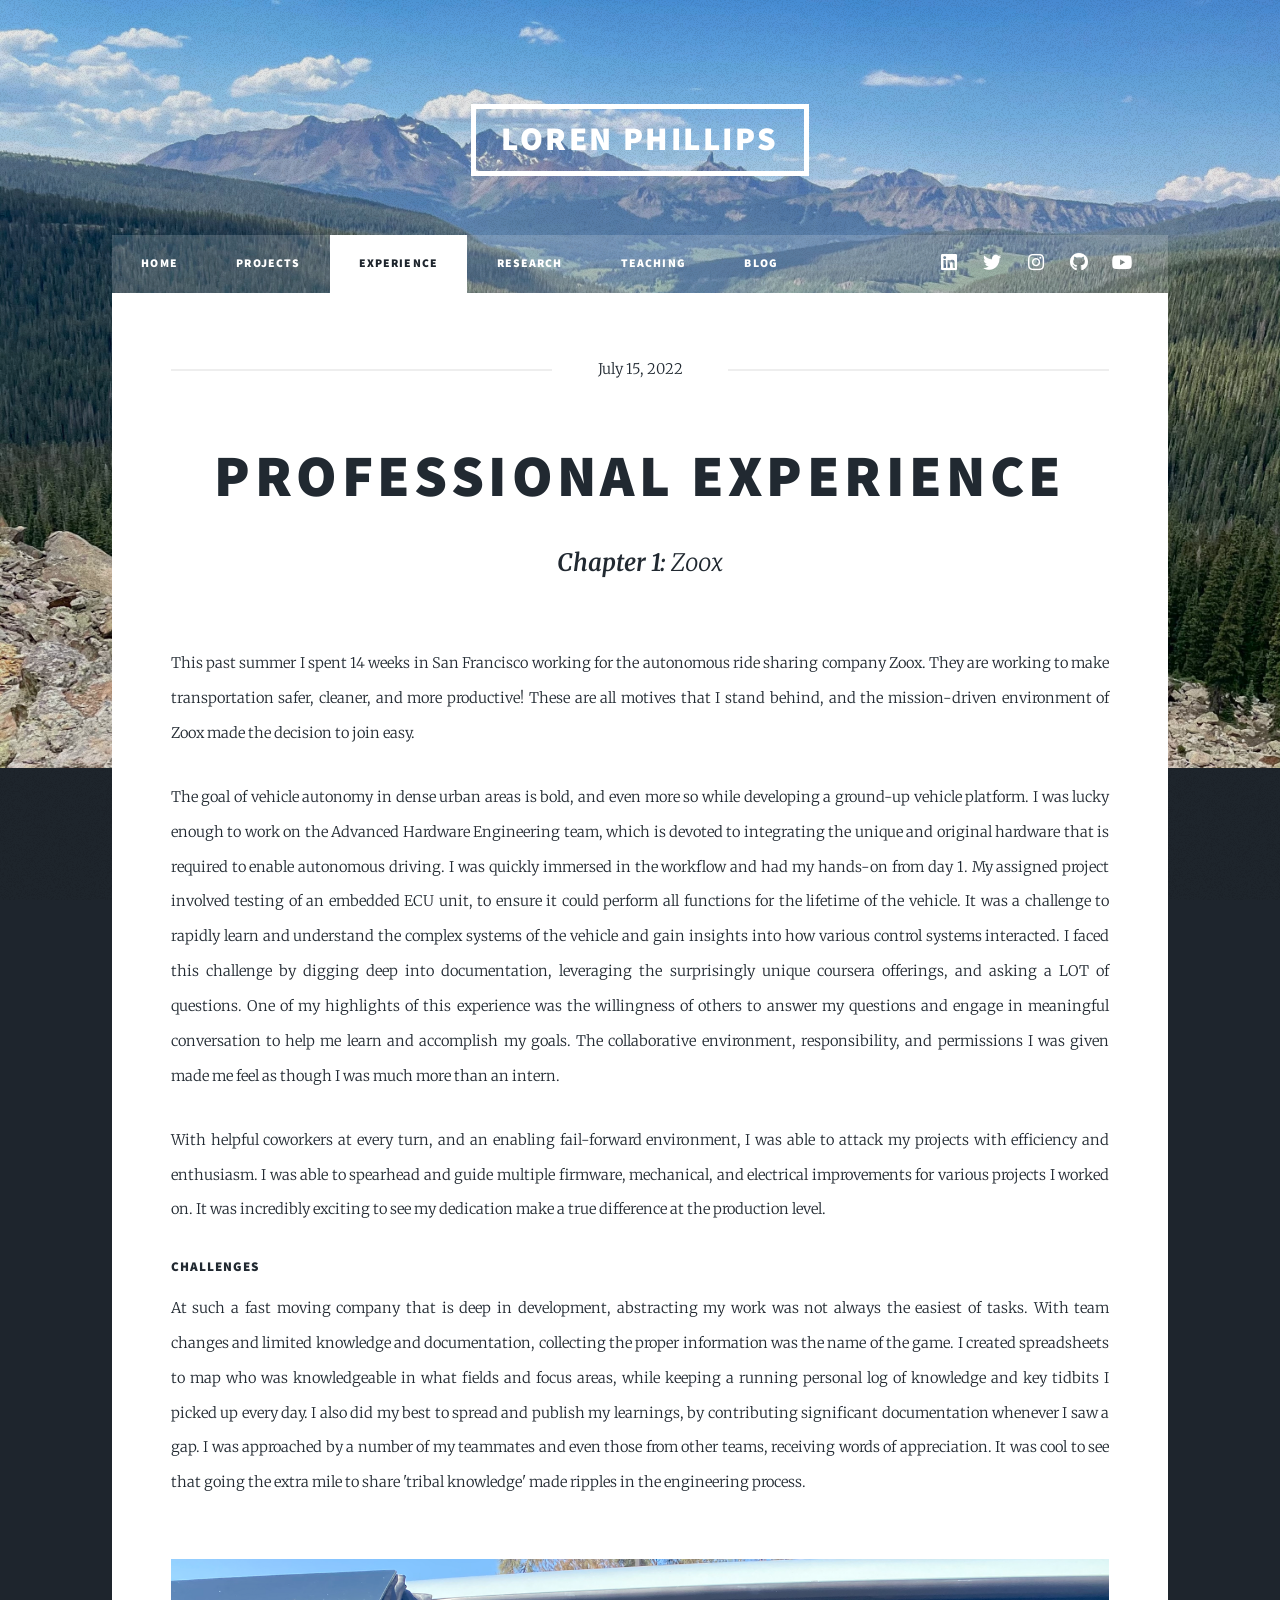
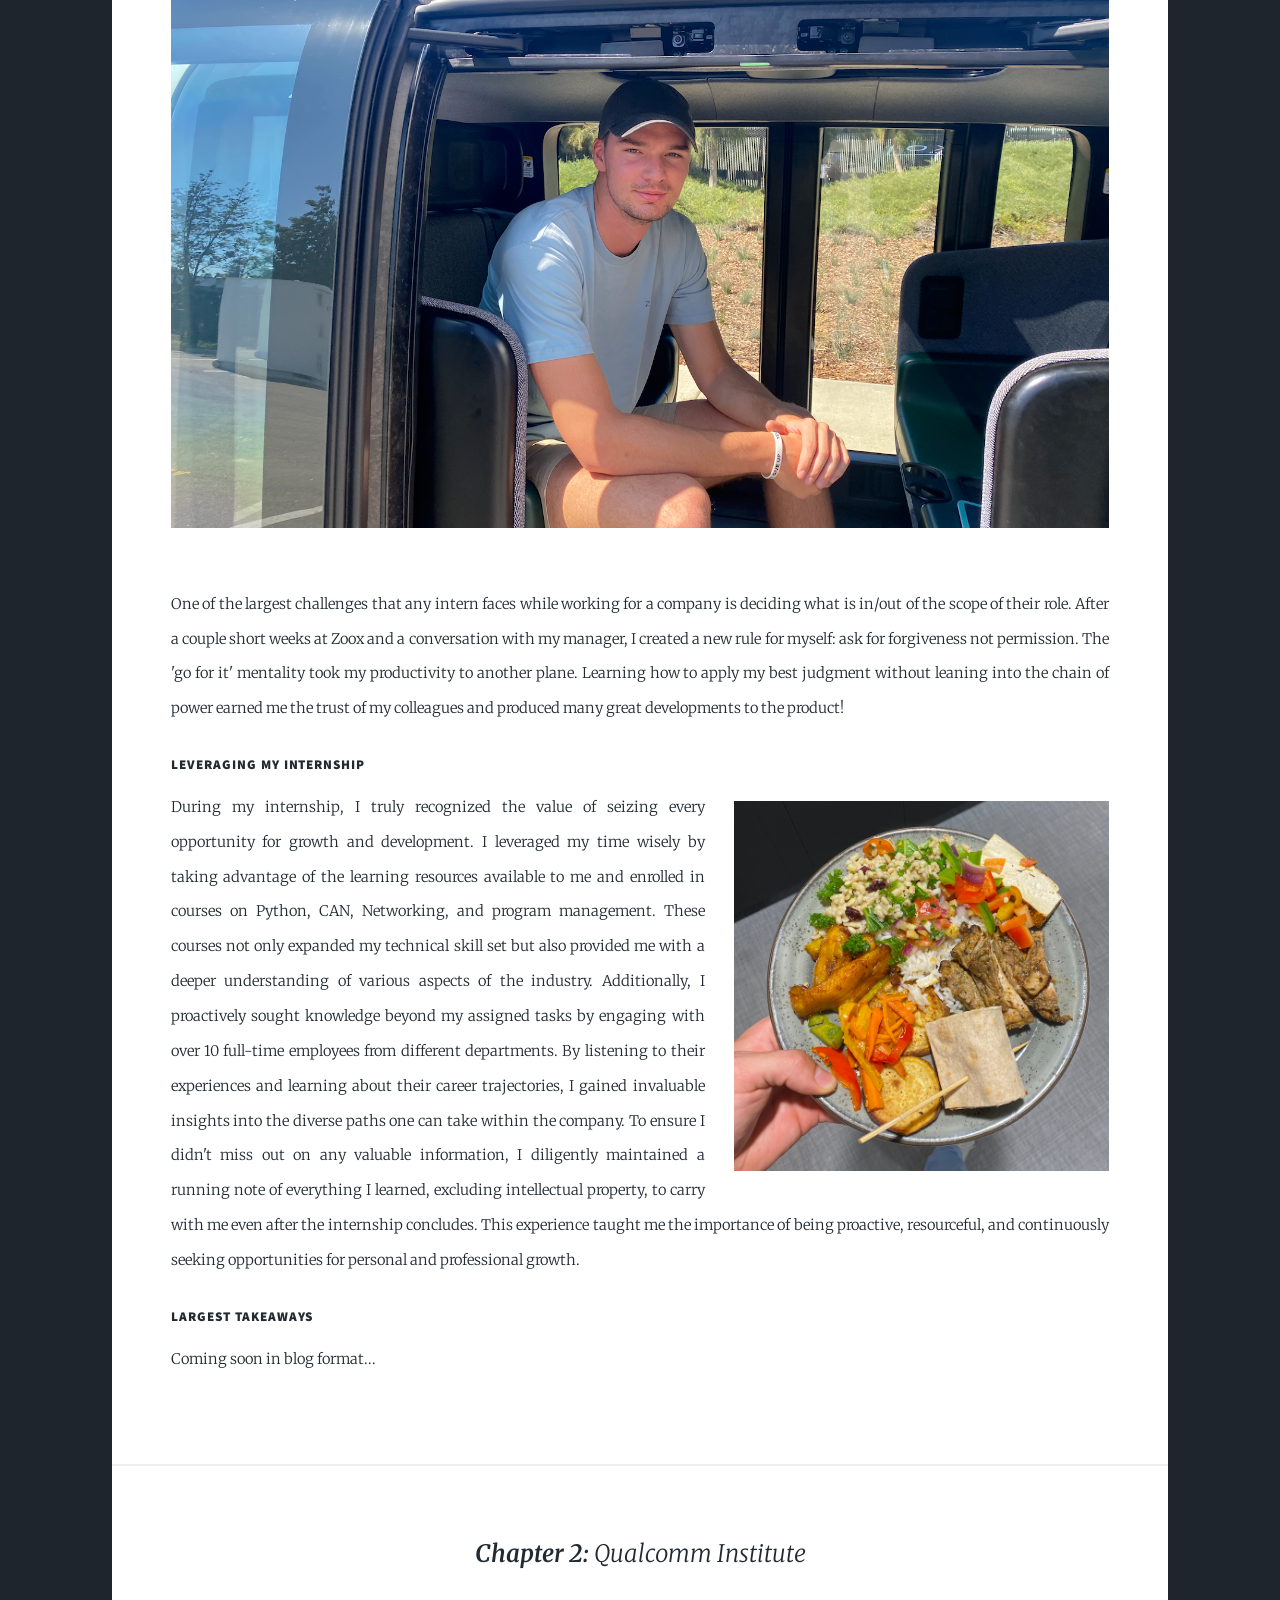
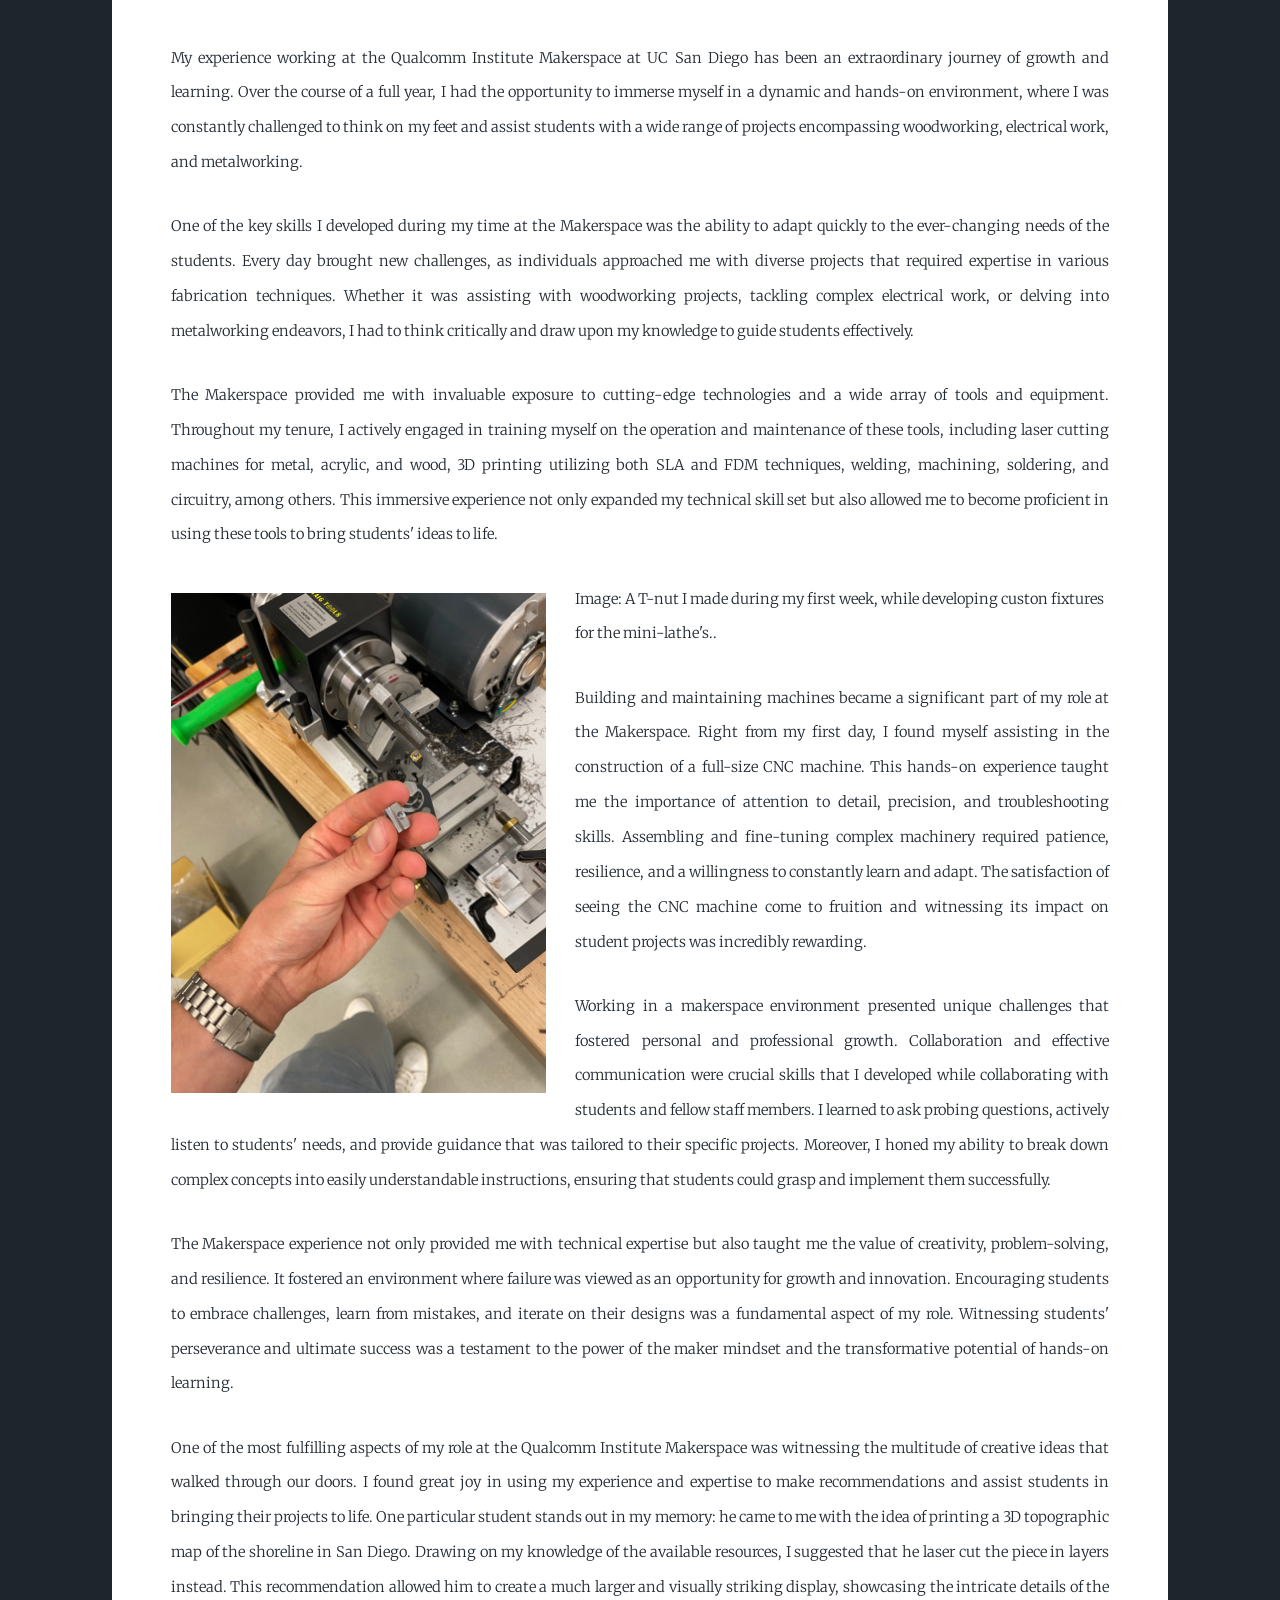
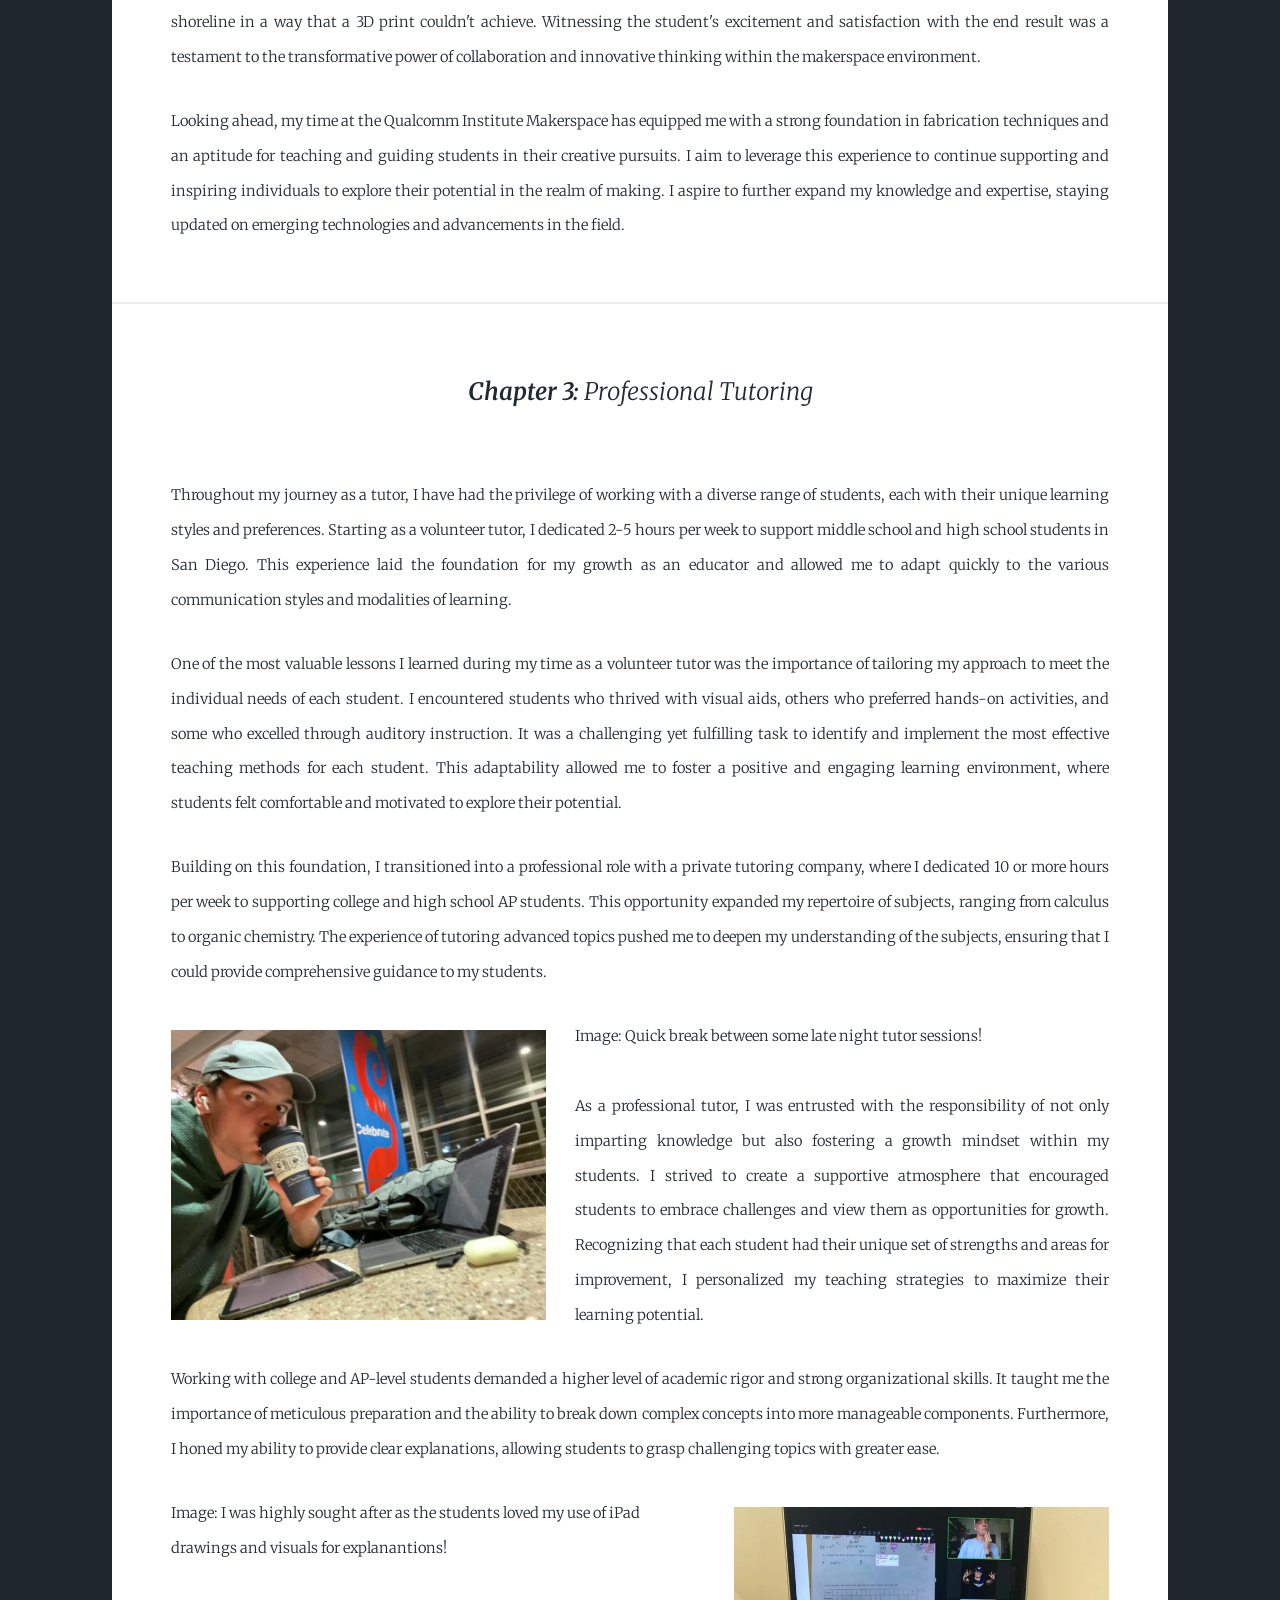
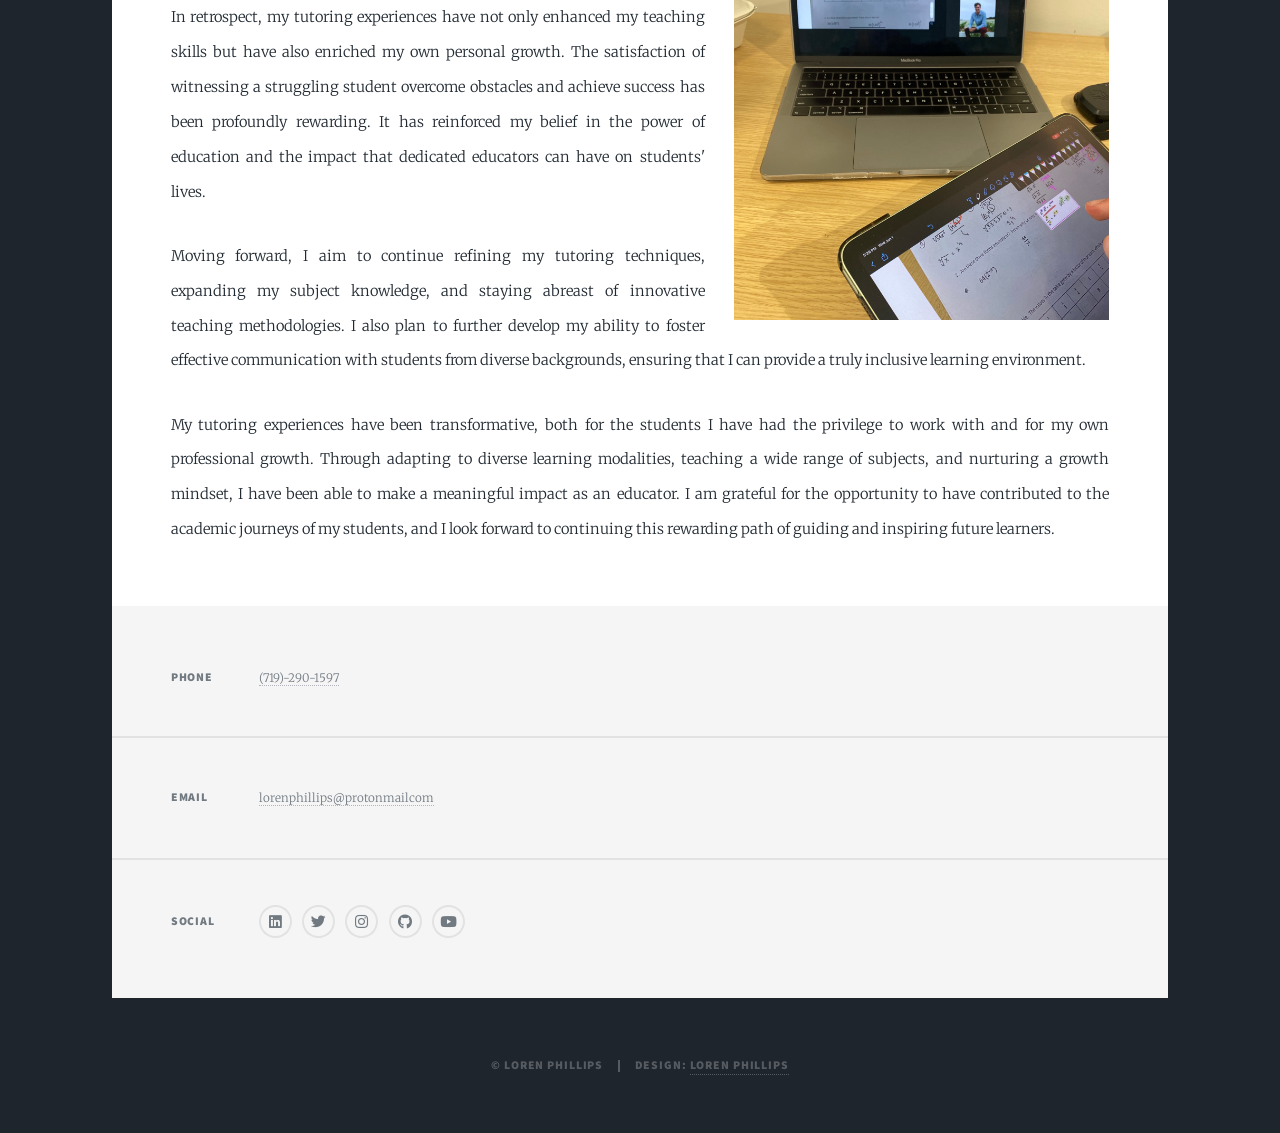
<file: experiences.html>
<!DOCTYPE HTML>

<html>
	<head>
		<title>Experience</title>
		<meta charset="utf-8" />
		<meta name="viewport" content="width=device-width, initial-scale=1, user-scalable=no" />
		<link rel="stylesheet" href="assets/css/main.css" />
		<noscript><link rel="stylesheet" href="assets/css/noscript.css" /></noscript>
		<link rel="shortcut icon" type="image/x-icon" href="images/Logo64.ico">
	</head>
	<body class="is-preload">

		<!-- Wrapper -->
			<div id="wrapper">

				<!-- Main -->
					<div id="main">

						<!-- Post -->
							<section class="post">
								<header class="major">
									<span class="date"> July 15, 2022</span>
									<h1>Professional Experience</h1>
									<p><font size="+2"><b>Chapter 1:</b> Zoox</font></p>
								</header>
								<p>This past summer I spent 14 weeks in San Francisco working for the autonomous ride sharing company Zoox. They are working to make transportation safer, cleaner, and more productive! These are all motives that I stand behind, and the mission-driven environment of Zoox made the decision to join easy. </p>
								
								<p>The goal of vehicle autonomy in dense urban areas is bold, and even more so while developing a ground-up vehicle platform. I was lucky enough to work on the Advanced Hardware Engineering team, which is devoted to integrating the unique and original hardware that is required to enable autonomous driving. I was quickly immersed in the workflow and had my hands-on from day 1. My assigned project involved testing of an embedded ECU unit, to ensure it could perform all functions for the lifetime of the vehicle. It was a challenge to rapidly learn and understand the complex systems of the vehicle and gain insights into how various control systems interacted. I faced this challenge by digging deep into documentation, leveraging the surprisingly unique coursera offerings, and asking a LOT of questions. One of my highlights of this experience was the willingness of others to answer my questions and engage in meaningful conversation to help me learn and accomplish my goals. The collaborative environment, responsibility, and permissions I was given made me feel as though I was much more than an intern.
								</p>
								<p>With helpful coworkers at every turn, and an enabling fail-forward environment, I was able to attack my projects with efficiency and enthusiasm. I was able to spearhead and guide multiple firmware, mechanical, and electrical improvements for various projects I worked on. It was incredibly exciting to see my dedication make a true difference at the production level. </p>
								<h5>Challenges</h5>

								<p>
									At such a fast moving company that is deep in development, abstracting my work was not always the easiest of tasks. With team changes and limited knowledge and documentation, collecting the proper information was the name of the game. I created spreadsheets to map who was knowledgeable in what fields and focus areas, while keeping a running personal log of knowledge and key tidbits I picked up every day. I also did my best to spread and publish my learnings, by contributing significant documentation whenever I saw a gap. I was approached by a number of my teammates and even those from other teams, receiving words of appreciation. It was cool to see that going the extra mile to share 'tribal knowledge' made ripples in the engineering process. </p>
								<div class="image main"><img src="images/inzoox.png" alt="" /></div>
							

									<p>One of the largest challenges that any intern faces while working for a company is deciding what is in/out of the scope of their role. After a couple short weeks at Zoox and a conversation with my manager, I created a new rule for myself: ask for forgiveness not permission. The 'go for it' mentality took my productivity to another plane. Learning how to apply my best judgment without leaning into the chain of power earned me the trust of my colleagues and produced many great developments to the product!</p>
                                <h5>Leveraging my Internship</h5>
								
								<span class="image right"><img src="images/foodzoox.jpg" alt="" /></span>
								<p> During my internship, I truly recognized the value of seizing every opportunity for growth and development. I leveraged my time wisely by taking advantage of the learning resources available to me and enrolled in courses on Python, CAN, Networking, and program management. These courses not only expanded my technical skill set but also provided me with a deeper understanding of various aspects of the industry. Additionally, I proactively sought knowledge beyond my assigned tasks by engaging with over 10 full-time employees from different departments. By listening to their experiences and learning about their career trajectories, I gained invaluable insights into the diverse paths one can take within the company. To ensure I didn't miss out on any valuable information, I diligently maintained a running note of everything I learned, excluding intellectual property, to carry with me even after the internship concludes. This experience taught me the importance of being proactive, resourceful, and continuously seeking opportunities for personal and professional growth.
								</p>

								<h5>Largest Takeaways</h5>
								<p>Coming soon in blog format...</p>
								
								<!-- I think the box format would be nice here -->
							</section>

							<section class=""post">
								<header class="major">
									
									<p><font size="+2"><b>Chapter 2:</b> Qualcomm Institute</font></p>
								</header>
								<p>My experience working at the Qualcomm Institute Makerspace at UC San Diego has been an extraordinary journey of growth and learning. Over the course of a full year, I had the opportunity to immerse myself in a dynamic and hands-on environment, where I was constantly challenged to think on my feet and assist students with a wide range of projects encompassing woodworking, electrical work, and metalworking.

								</p><p>One of the key skills I developed during my time at the Makerspace was the ability to adapt quickly to the ever-changing needs of the students. Every day brought new challenges, as individuals approached me with diverse projects that required expertise in various fabrication techniques. Whether it was assisting with woodworking projects, tackling complex electrical work, or delving into metalworking endeavors, I had to think critically and draw upon my knowledge to guide students effectively.
									
								</p><p>The Makerspace provided me with invaluable exposure to cutting-edge technologies and a wide array of tools and equipment. Throughout my tenure, I actively engaged in training myself on the operation and maintenance of these tools, including laser cutting machines for metal, acrylic, and wood, 3D printing utilizing both SLA and FDM techniques, welding, machining, soldering, and circuitry, among others. This immersive experience not only expanded my technical skill set but also allowed me to become proficient in using these tools to bring students' ideas to life.
									<div class="image left"><img src="images/firstpart.jpeg" alt="" /></div>
									<figcaption>Image: A T-nut I made during my first week, while developing custon fixtures for the mini-lathe's..</figcaption>
								</p><p>Building and maintaining machines became a significant part of my role at the Makerspace. Right from my first day, I found myself assisting in the construction of a full-size CNC machine. This hands-on experience taught me the importance of attention to detail, precision, and troubleshooting skills. Assembling and fine-tuning complex machinery required patience, resilience, and a willingness to constantly learn and adapt. The satisfaction of seeing the CNC machine come to fruition and witnessing its impact on student projects was incredibly rewarding.
									
								</p><p>Working in a makerspace environment presented unique challenges that fostered personal and professional growth. Collaboration and effective communication were crucial skills that I developed while collaborating with students and fellow staff members. I learned to ask probing questions, actively listen to students' needs, and provide guidance that was tailored to their specific projects. Moreover, I honed my ability to break down complex concepts into easily understandable instructions, ensuring that students could grasp and implement them successfully.
									
								</p><p>The Makerspace experience not only provided me with technical expertise but also taught me the value of creativity, problem-solving, and resilience. It fostered an environment where failure was viewed as an opportunity for growth and innovation. Encouraging students to embrace challenges, learn from mistakes, and iterate on their designs was a fundamental aspect of my role. Witnessing students' perseverance and ultimate success was a testament to the power of the maker mindset and the transformative potential of hands-on learning.
									
								</p><p>One of the most fulfilling aspects of my role at the Qualcomm Institute Makerspace was witnessing the multitude of creative ideas that walked through our doors. I found great joy in using my experience and expertise to make recommendations and assist students in bringing their projects to life. One particular student stands out in my memory: he came to me with the idea of printing a 3D topographic map of the shoreline in San Diego. Drawing on my knowledge of the available resources, I suggested that he laser cut the piece in layers instead. This recommendation allowed him to create a much larger and visually striking display, showcasing the intricate details of the shoreline in a way that a 3D print couldn't achieve. Witnessing the student's excitement and satisfaction with the end result was a testament to the transformative power of collaboration and innovative thinking within the makerspace environment.

								</p><p>Looking ahead, my time at the Qualcomm Institute Makerspace has equipped me with a strong foundation in fabrication techniques and an aptitude for teaching and guiding students in their creative pursuits. I aim to leverage this experience to continue supporting and inspiring individuals to explore their potential in the realm of making. I aspire to further expand my knowledge and expertise, staying updated on emerging technologies and advancements in the field.</p>
							</section>
							<section class=""post">
								<header class="major">
									
									<p><font size="+2"><b>Chapter 3:</b> Professional Tutoring</font></p>
								</header>
								<p>Throughout my journey as a tutor, I have had the privilege of working with a diverse range of students, each with their unique learning styles and preferences. Starting as a volunteer tutor, I dedicated 2-5 hours per week to support middle school and high school students in San Diego. This experience laid the foundation for my growth as an educator and allowed me to adapt quickly to the various communication styles and modalities of learning.</p>
								<p>One of the most valuable lessons I learned during my time as a volunteer tutor was the importance of tailoring my approach to meet the individual needs of each student. I encountered students who thrived with visual aids, others who preferred hands-on activities, and some who excelled through auditory instruction. It was a challenging yet fulfilling task to identify and implement the most effective teaching methods for each student. This adaptability allowed me to foster a positive and engaging learning environment, where students felt comfortable and motivated to explore their potential.</p>
								<p>Building on this foundation, I transitioned into a professional role with a private tutoring company, where I dedicated 10 or more hours per week to supporting college and high school AP students. This opportunity expanded my repertoire of subjects, ranging from calculus to organic chemistry. The experience of tutoring advanced topics pushed me to deepen my understanding of the subjects, ensuring that I could provide comprehensive guidance to my students.</p>
								<div class="image left"><img src="images/tutor.jpeg" alt="" /></div>
								<figcaption>Image: Quick break between some late night tutor sessions!</figcaption>
								<br>
								<p>As a professional tutor, I was entrusted with the responsibility of not only imparting knowledge but also fostering a growth mindset within my students. I strived to create a supportive atmosphere that encouraged students to embrace challenges and view them as opportunities for growth. Recognizing that each student had their unique set of strengths and areas for improvement, I personalized my teaching strategies to maximize their learning potential.</p>
								<p>Working with college and AP-level students demanded a higher level of academic rigor and strong organizational skills. It taught me the importance of meticulous preparation and the ability to break down complex concepts into more manageable components. Furthermore, I honed my ability to provide clear explanations, allowing students to grasp challenging topics with greater ease.</p>
								<div class="image right"><img src="images/tutoripad.jpeg" alt="" /></div>
								<figcaption>Image: I was highly sought after as the students loved my use of iPad drawings and visuals for explanantions!</figcaption>
								<br>
								<p>In retrospect, my tutoring experiences have not only enhanced my teaching skills but have also enriched my own personal growth. The satisfaction of witnessing a struggling student overcome obstacles and achieve success has been profoundly rewarding. It has reinforced my belief in the power of education and the impact that dedicated educators can have on students' lives.</p>
								<p>Moving forward, I aim to continue refining my tutoring techniques, expanding my subject knowledge, and staying abreast of innovative teaching methodologies. I also plan to further develop my ability to foster effective communication with students from diverse backgrounds, ensuring that I can provide a truly inclusive learning environment.</p>
								<p>My tutoring experiences have been transformative, both for the students I have had the privilege to work with and for my own professional growth. Through adapting to diverse learning modalities, teaching a wide range of subjects, and nurturing a growth mindset, I have been able to make a meaningful impact as an educator. I am grateful for the opportunity to have contributed to the academic journeys of my students, and I look forward to continuing this rewarding path of guiding and inspiring future learners.</p>
							</section>

					</div>
				<!-- Footer -->
                <footer id="footer">
                    <section class="split contact">
                        <section>
                            <h3>Phone</h3>
                            <p><a href="#">(719)-290-1597</a></p>
                        </section>
                        <section>
                            <h3>Email</h3>
                            <p><a href="#">lorenphillips@protonmailcom</a></p>
                        </section>
                        <section>
                            <h3>Social</h3>
                            <ul class="icons alt">
                                <li><a href="www.linkedin.com/lorenjphillips." class="icon brands akt fa-linkedin"><span class="labe;"></span></a></li>
                                <li><a href="https://twitter.com/LorenPhillips11" class="icon brands alt fa-twitter"><span class="label">Twitter</span></a></li>
                                <li><a href="https://www.instagram.com/loren.phillips" class="icon brands alt fa-instagram"><span class="label">Instagram</span></a></li>
                                <li><a href="https://github.com/lorenjphillips" class="icon brands alt fa-github"><span class="label">GitHub</span></a></li>
                                <li><a href="https://www.youtube.com/channel/UCAvlBeK2KFO2vvYHnhKIhZQ/featured" class="icon brands alt fa-youtube"><span class="label">YouTube</span></a></li>
                            </ul>
                        </section>
                    </section>
                </footer>

            <!-- Copyright -->
                <div id="copyright">
                    <ul><li>&copy; Loren Phillips</li><li>Design: <a href="https://www.linkedin.com/in/loren-phillips-0331731a2/">Loren Phillips</a></li></ul>
                </div>

        </div>

    <!-- Scripts -->
        <script src="assets/js/jquery.min.js"></script>
        <script src="assets/js/jquery.scrollex.min.js"></script>
        <script src="assets/js/jquery.scrolly.min.js"></script>
        <script src="assets/js/browser.min.js"></script>
        <script src="assets/js/breakpoints.min.js"></script>
        <script src="assets/js/util.js"></script>
        <script src="assets/js/main.js"></script>
        <script src="assets/js/nav-loader.js"></script>

</body>
</html>
</file>
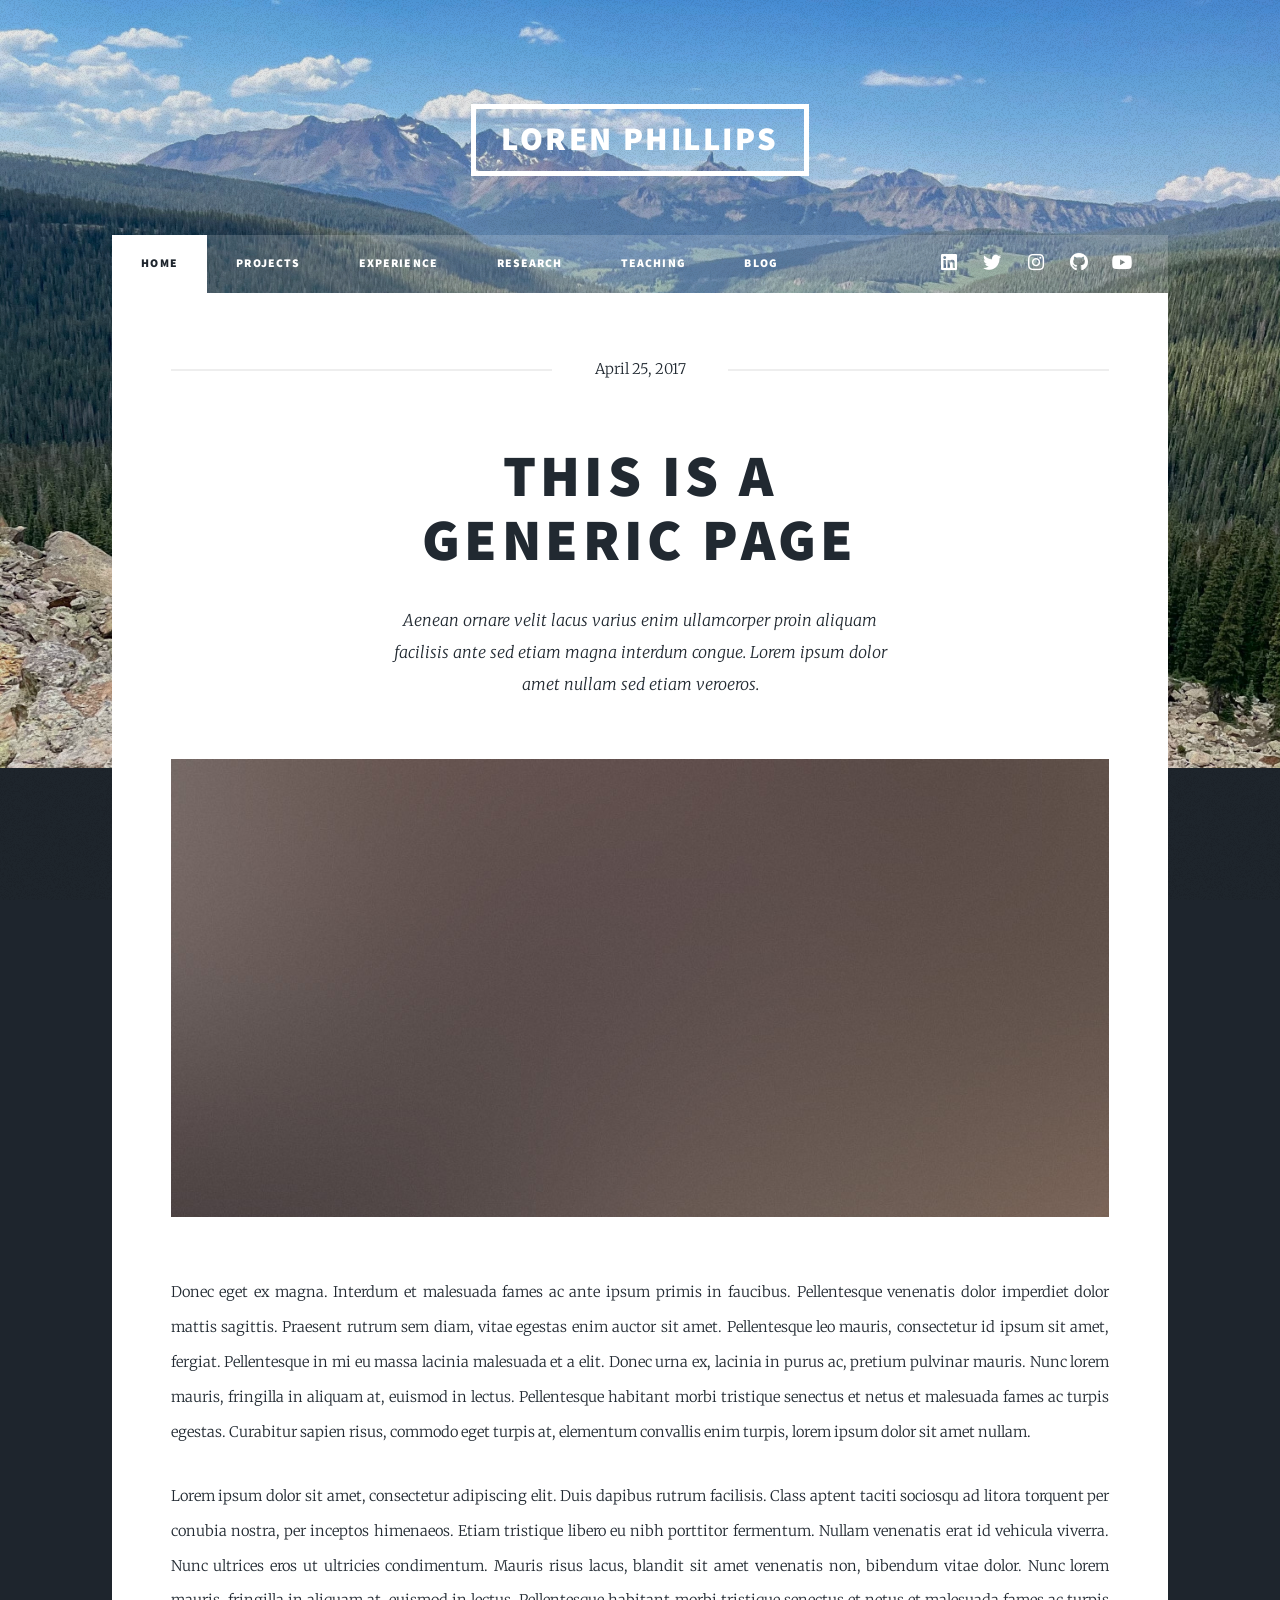
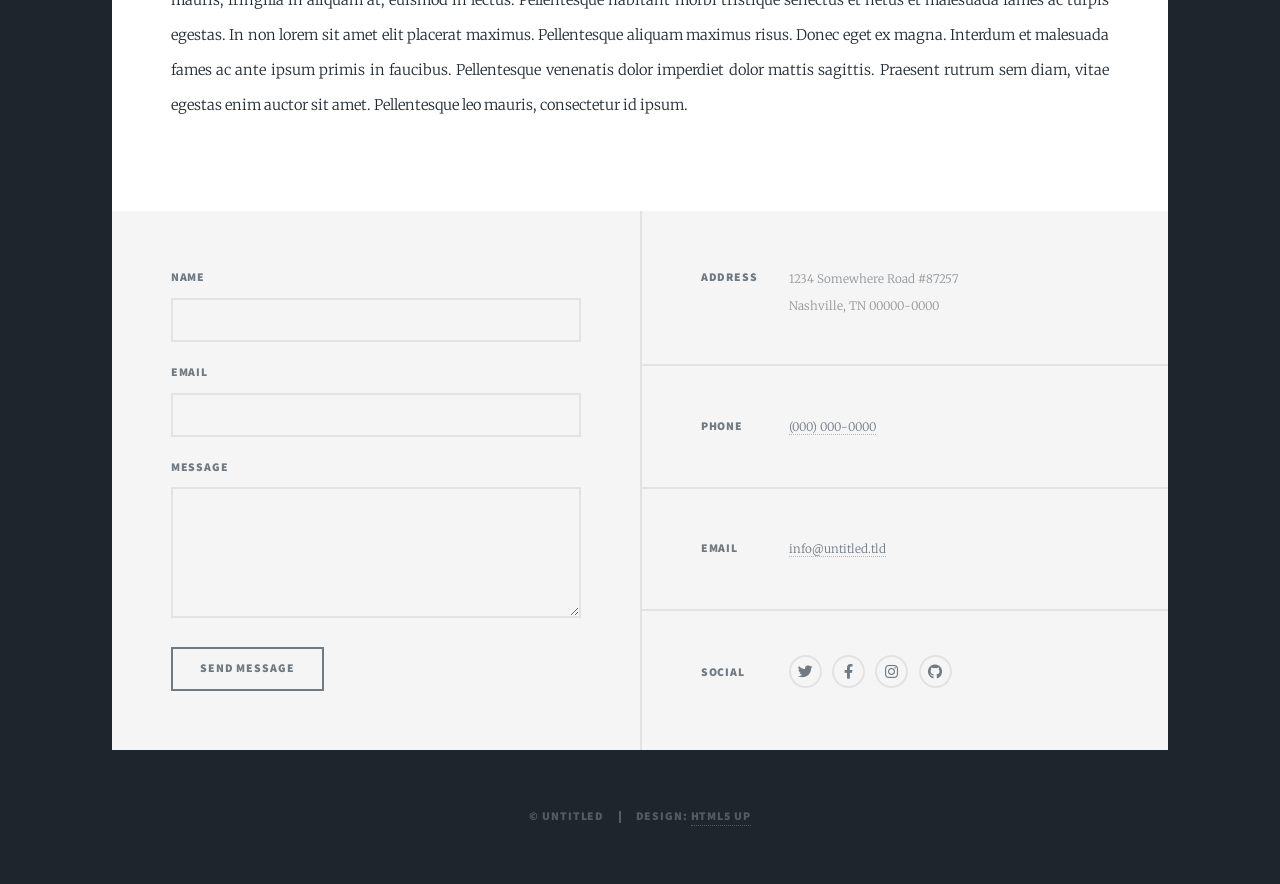
<file: generic.html>
<!DOCTYPE HTML>
<!--
	To Update:
		- Ending License
		- All Tabs on Respective Pages
		- Name of individual P
-->
<html>
	<head>
		<title>Generic Page - Massively by HTML5 UP</title>
		<meta charset="utf-8" />
		<meta name="viewport" content="width=device-width, initial-scale=1, user-scalable=no" />
		<link rel="stylesheet" href="assets/css/main.css" />
		<noscript><link rel="stylesheet" href="assets/css/noscript.css" /></noscript>
		<link rel="shortcut icon" type="image/x-icon" href="images/Logo64.ico">
	</head>
	<body class="is-preload">

		<!-- Wrapper -->
			<div id="wrapper">

				<!-- Header -->
				<header id="header">
					<a href="index.html" class="logo">Loren Phillips</a>
				</header>

			<!-- MASTER NAV --> <!--Note how these links are the files in the repo. If oyu add/edit any you will have to do this indi
			vidually in each other page as well (copy and paste) and also adjust buttons on pages. Is there a way topush this 
		automatically?-->

				<nav id="nav">
					<ul class="links">
						<li class="active"><a href="index.html">Home</a></li>
						<li><a href="projects.html">Projects</a></li>
						<li><a href="generic.html">Experience</a></li>
						<li><a href="research.html">Research</a></li>
						<li><a href="teaching.html">Teaching</a></li>
						<li><a href="blog.html">Blog</a></li>
					
					</ul>
					<ul class="icons">
						<li><a href="www.linkedin.com/in/lorenjphillips" class="icon brands fa-linkedin"><span class="label">LinkedIn</span></a></li>
						<li><a href="https://twitter.com/LorenPhillips11" class="icon brands fa-twitter"><span class="label">Twitter</span></a></li>
						<!-- <li><a href="#" class="icon brands fa-facebook-f"><span class="label">Facebook</span></a></li> -->
						<li><a href="https://www.instagram.com/loren.phillips" class="icon brands fa-instagram"><span class="label">Instagram</span></a></li>
						<li><a href="https://github.com/lorenjphillips" class="icon brands fa-github"><span class="label">GitHub</span></a></li>
						<li><a href="https://www.youtube.com/channel/UCAvlBeK2KFO2vvYHnhKIhZQ/featured" class="icon brands fa-youtube"><span class="label">YouTube</span></a></li>
					</ul>
				</nav>

				<!-- Main -->
					<div id="main">

						<!-- Post -->
							<section class="post">
								<header class="major">
									<span class="date">April 25, 2017</span>
									<h1>This is a<br />
									Generic Page</h1>
									<p>Aenean ornare velit lacus varius enim ullamcorper proin aliquam<br />
									facilisis ante sed etiam magna interdum congue. Lorem ipsum dolor<br />
									amet nullam sed etiam veroeros.</p>
								</header>
								<div class="image main"><img src="images/pic01.jpg" alt="" /></div>
								<p>Donec eget ex magna. Interdum et malesuada fames ac ante ipsum primis in faucibus. Pellentesque venenatis dolor imperdiet dolor mattis sagittis. Praesent rutrum sem diam, vitae egestas enim auctor sit amet. Pellentesque leo mauris, consectetur id ipsum sit amet, fergiat. Pellentesque in mi eu massa lacinia malesuada et a elit. Donec urna ex, lacinia in purus ac, pretium pulvinar mauris. Nunc lorem mauris, fringilla in aliquam at, euismod in lectus. Pellentesque habitant morbi tristique senectus et netus et malesuada fames ac turpis egestas. Curabitur sapien risus, commodo eget turpis at, elementum convallis enim turpis, lorem ipsum dolor sit amet nullam.</p>
								<p>Lorem ipsum dolor sit amet, consectetur adipiscing elit. Duis dapibus rutrum facilisis. Class aptent taciti sociosqu ad litora torquent per conubia nostra, per inceptos himenaeos. Etiam tristique libero eu nibh porttitor fermentum. Nullam venenatis erat id vehicula viverra. Nunc ultrices eros ut ultricies condimentum. Mauris risus lacus, blandit sit amet venenatis non, bibendum vitae dolor. Nunc lorem mauris, fringilla in aliquam at, euismod in lectus. Pellentesque habitant morbi tristique senectus et netus et malesuada fames ac turpis egestas. In non lorem sit amet elit placerat maximus. Pellentesque aliquam maximus risus. Donec eget ex magna. Interdum et malesuada fames ac ante ipsum primis in faucibus. Pellentesque venenatis dolor imperdiet dolor mattis sagittis. Praesent rutrum sem diam, vitae egestas enim auctor sit amet. Pellentesque leo mauris, consectetur id ipsum.</p>
							</section>

					</div>

				<!-- Footer -->
					<footer id="footer">
						<section>
							<form method="post" action="#">
								<div class="fields">
									<div class="field">
										<label for="name">Name</label>
										<input type="text" name="name" id="name" />
									</div>
									<div class="field">
										<label for="email">Email</label>
										<input type="text" name="email" id="email" />
									</div>
									<div class="field">
										<label for="message">Message</label>
										<textarea name="message" id="message" rows="3"></textarea>
									</div>
								</div>
								<ul class="actions">
									<li><input type="submit" value="Send Message" /></li>
								</ul>
							</form>
						</section>
						<section class="split contact">
							<section class="alt">
								<h3>Address</h3>
								<p>1234 Somewhere Road #87257<br />
								Nashville, TN 00000-0000</p>
							</section>
							<section>
								<h3>Phone</h3>
								<p><a href="#">(000) 000-0000</a></p>
							</section>
							<section>
								<h3>Email</h3>
								<p><a href="#">info@untitled.tld</a></p>
							</section>
							<section>
								<h3>Social</h3>
								<ul class="icons alt">
									<li><a href="#" class="icon brands alt fa-twitter"><span class="label">Twitter</span></a></li>
									<li><a href="#" class="icon brands alt fa-facebook-f"><span class="label">Facebook</span></a></li>
									<li><a href="#" class="icon brands alt fa-instagram"><span class="label">Instagram</span></a></li>
									<li><a href="#" class="icon brands alt fa-github"><span class="label">GitHub</span></a></li>
								</ul>
							</section>
						</section>
					</footer>

				<!-- Copyright -->
					<div id="copyright">
						<ul><li>&copy; Untitled</li><li>Design: <a href="https://html5up.net">HTML5 UP</a></li></ul>
					</div>

			</div>

		<!-- Scripts -->
			<script src="assets/js/jquery.min.js"></script>
			<script src="assets/js/jquery.scrollex.min.js"></script>
			<script src="assets/js/jquery.scrolly.min.js"></script>
			<script src="assets/js/browser.min.js"></script>
			<script src="assets/js/breakpoints.min.js"></script>
			<script src="assets/js/util.js"></script>
			<script src="assets/js/main.js"></script>

	</body>
</html>
</file>
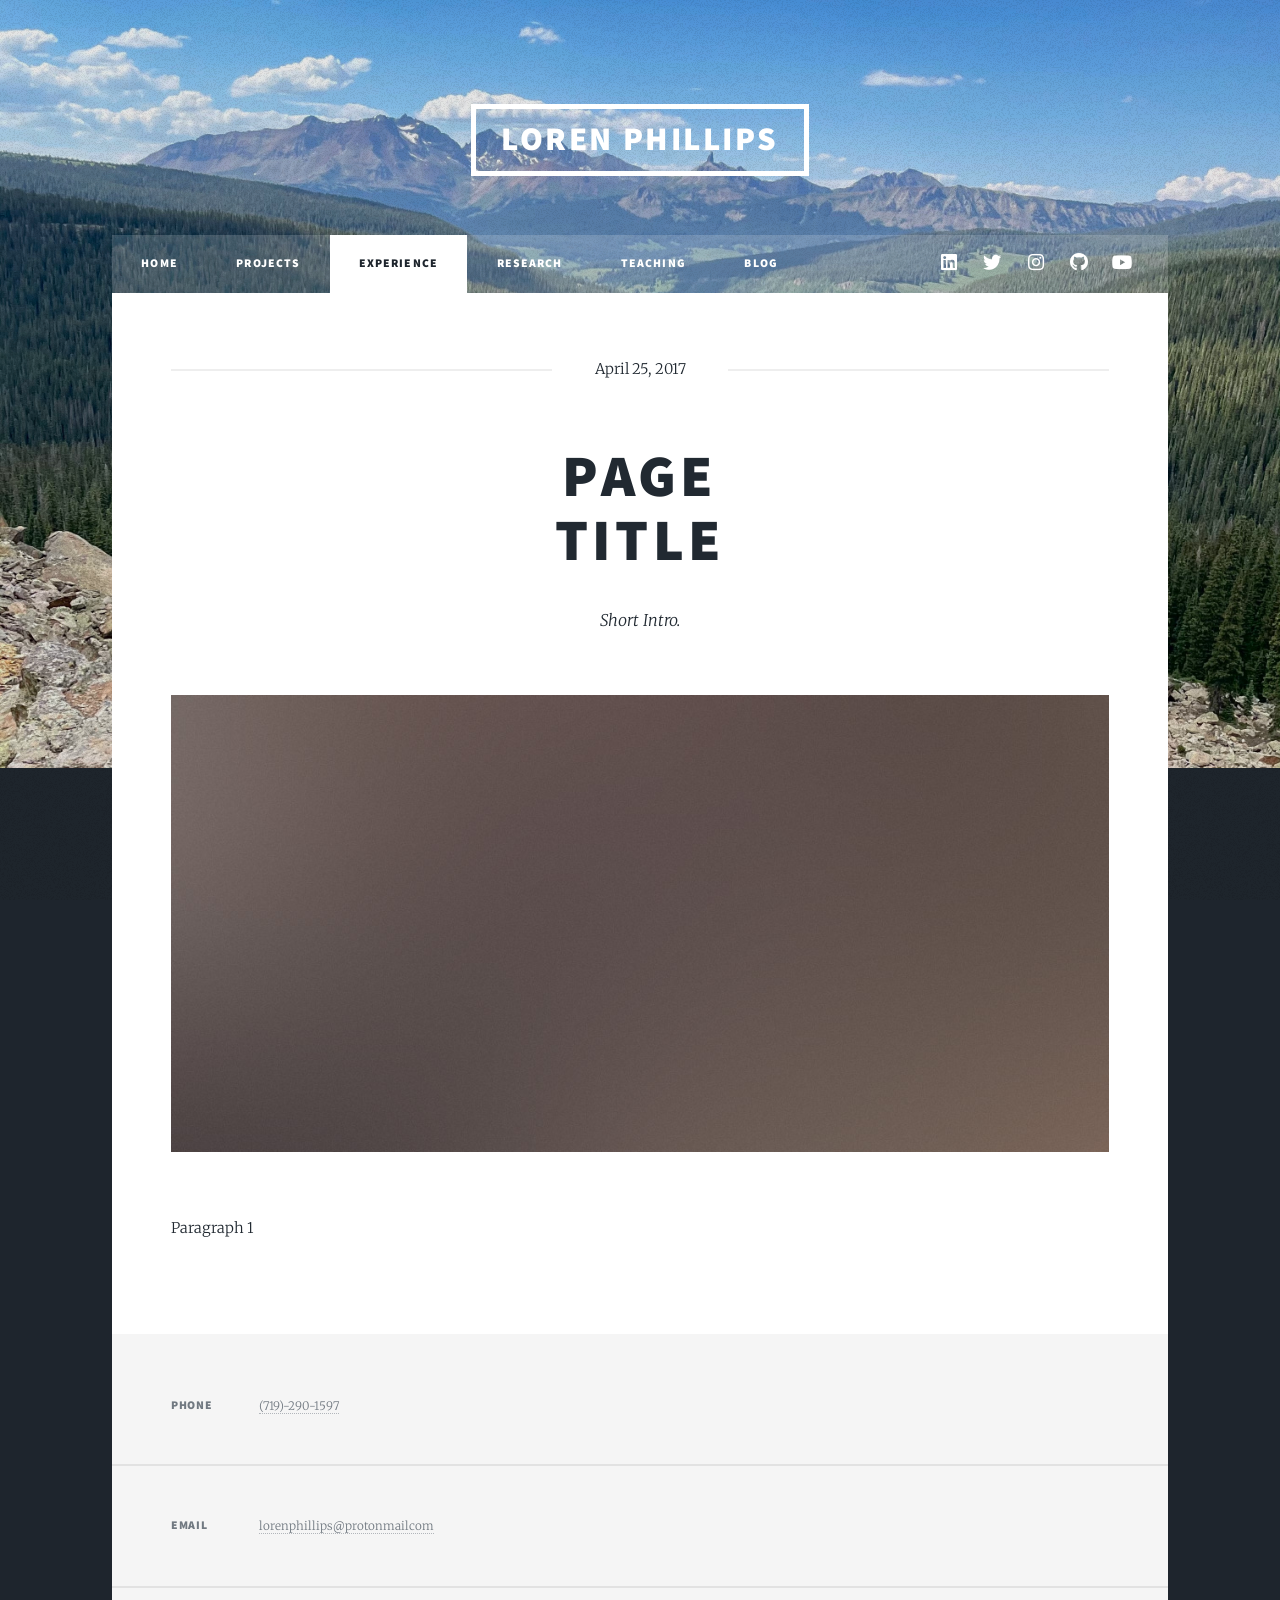
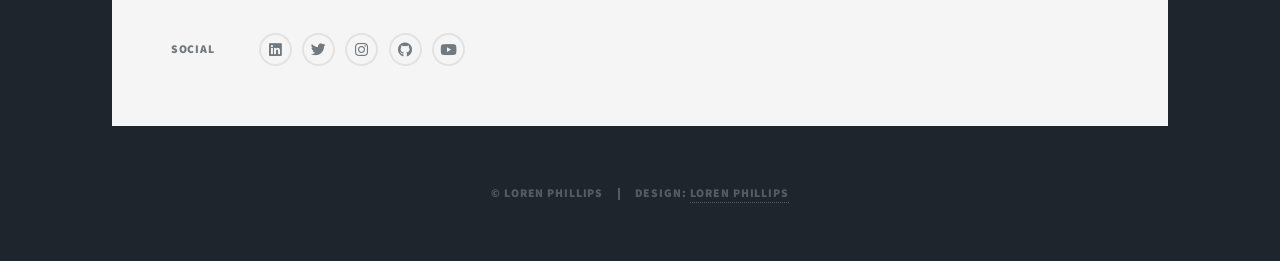
<file: lorenpageformat.html>
<!DOCTYPE HTML>

<html>
	<head>
		<title>Experiences</title>
		<meta charset="utf-8" />
		<meta name="viewport" content="width=device-width, initial-scale=1, user-scalable=no" />
		<link rel="stylesheet" href="assets/css/main.css" />
		<noscript><link rel="stylesheet" href="assets/css/noscript.css" /></noscript>
		<link rel="shortcut icon" type="image/x-icon" href="images/Logo64.ico">
	</head>
	<body class="is-preload">

		<!-- Wrapper -->
			<div id="wrapper">

				<!-- Header -->
				<header id="header">
					<a href="index.html" class="logo">Loren Phillips</a>
				</header>

				<nav id="nav">
					<ul class="links">
						<li><a href="index.html">Home</a></li>
						<li><a href="projects.html">Projects</a></li>
						<li class="active"><a href="experiences.html">Experience</a></li>
						<li><a href="research.html">Research</a></li>
						<li><a href="teaching.html">Teaching</a></li>
						<li><a href="blog.html">Blog</a></li>
					
					</ul>
					<ul class="icons">
						<li><a href="www.linkedin.com/in/lorenjphillips" class="icon brands fa-linkedin"><span class="label">LinkedIn</span></a></li>
						<li><a href="https://twitter.com/LorenPhillips11" class="icon brands fa-twitter"><span class="label">Twitter</span></a></li>
						<!-- <li><a href="#" class="icon brands fa-facebook-f"><span class="label">Facebook</span></a></li> -->
						<li><a href="https://www.instagram.com/loren.phillips" class="icon brands fa-instagram"><span class="label">Instagram</span></a></li>
						<li><a href="https://github.com/lorenjphillips" class="icon brands fa-github"><span class="label">GitHub</span></a></li>
						<li><a href="https://www.youtube.com/channel/UCAvlBeK2KFO2vvYHnhKIhZQ/featured" class="icon brands fa-youtube"><span class="label">YouTube</span></a></li>
					</ul>
				</nav>

				<!-- Main -->
					<div id="main">

						<!-- Post -->
							<section class="post">
								<header class="major">
									<span class="date">April 25, 2017</span>
									<h1>Page<br />
									 Title</h1>
									<p>Short Intro.</p>
								</header>
								<div class="image main"><img src="images/pic01.jpg" alt="" /></div>
								<p>Paragraph 1</p>
							</section>
					</div>
				<!-- Footer -->
                <footer id="footer">
                    <section class="split contact">
                        <section>
                            <h3>Phone</h3>
                            <p><a href="#">(719)-290-1597</a></p>
                        </section>
                        <section>
                            <h3>Email</h3>
                            <p><a href="#">lorenphillips@protonmailcom</a></p>
                        </section>
                        <section>
                            <h3>Social</h3>
                            <ul class="icons alt">
                                <li><a href="www.linkedin.com/lorenjphillips." class="icon brands akt fa-linkedin"><span class="labe;"></span></a></li>
                                <li><a href="https://twitter.com/LorenPhillips11" class="icon brands alt fa-twitter"><span class="label">Twitter</span></a></li>
                                <!-- <li><a href="#" class="icon brands alt fa-facebook-f"><span class="label">Facebook</span></a></li> -->
                                <!-- removing above line shifts all to the left, no ungly gaps left which is nice -->
                                <li><a href="https://www.instagram.com/loren.phillips" class="icon brands alt fa-instagram"><span class="label">Instagram</span></a></li>
                                <li><a href="https://github.com/lorenjphillips" class="icon brands alt fa-github"><span class="label">GitHub</span></a></li>
                                <li><a href="https://www.youtube.com/channel/UCAvlBeK2KFO2vvYHnhKIhZQ/featured" class="icon brands alt fa-youtube"><span class="label">YouTube</span></a></li>
                            </ul>
                        </section>
                    </section>
                </footer>

            <!-- Copyright -->
                <div id="copyright">
                    <ul><li>&copy; Loren Phillips</li><li>Design: <a href="https://www.linkedin.com/in/loren-phillips-0331731a2/">Loren Phillips</a></li></ul>
                </div>

        </div>

    <!-- Scripts -->
        <script src="assets/js/jquery.min.js"></script>
        <script src="assets/js/jquery.scrollex.min.js"></script>
        <script src="assets/js/jquery.scrolly.min.js"></script>
        <script src="assets/js/browser.min.js"></script>
        <script src="assets/js/breakpoints.min.js"></script>
        <script src="assets/js/util.js"></script>
        <script src="assets/js/main.js"></script>

</body>
</html>
</file>
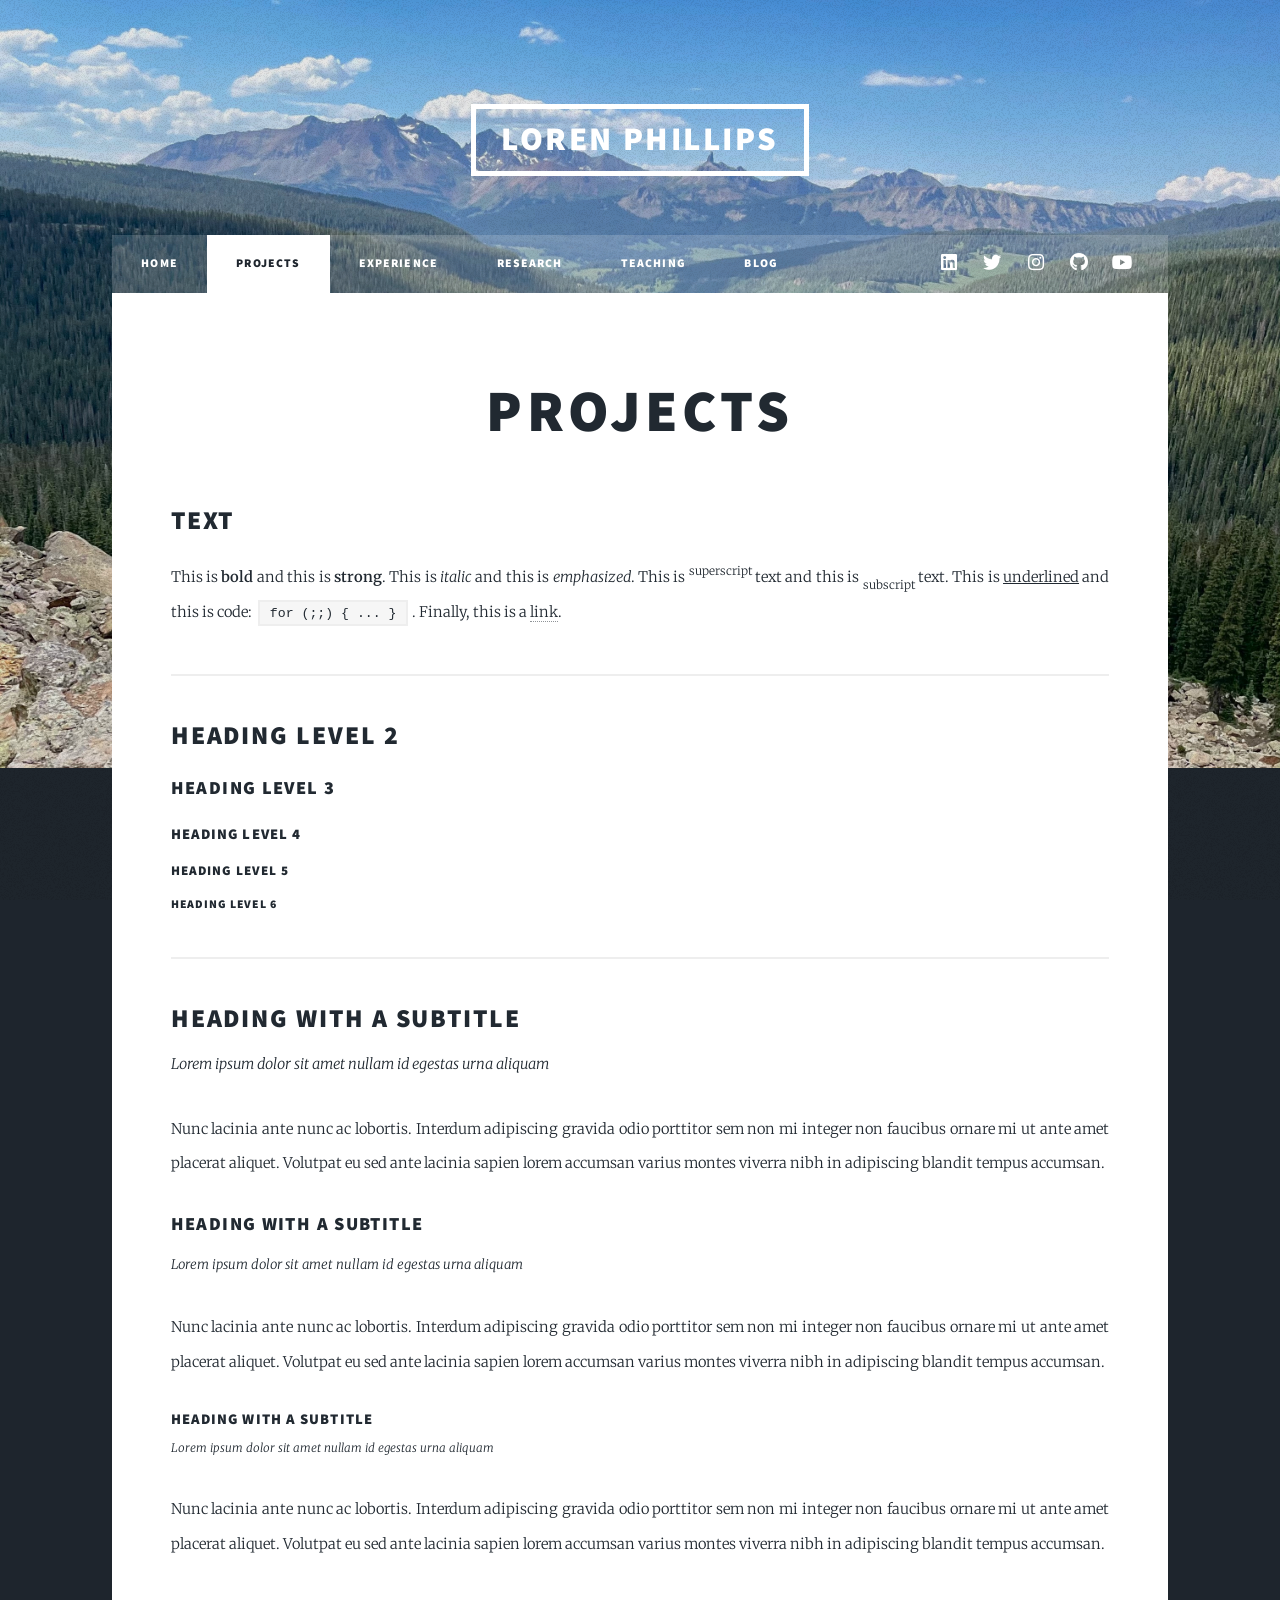
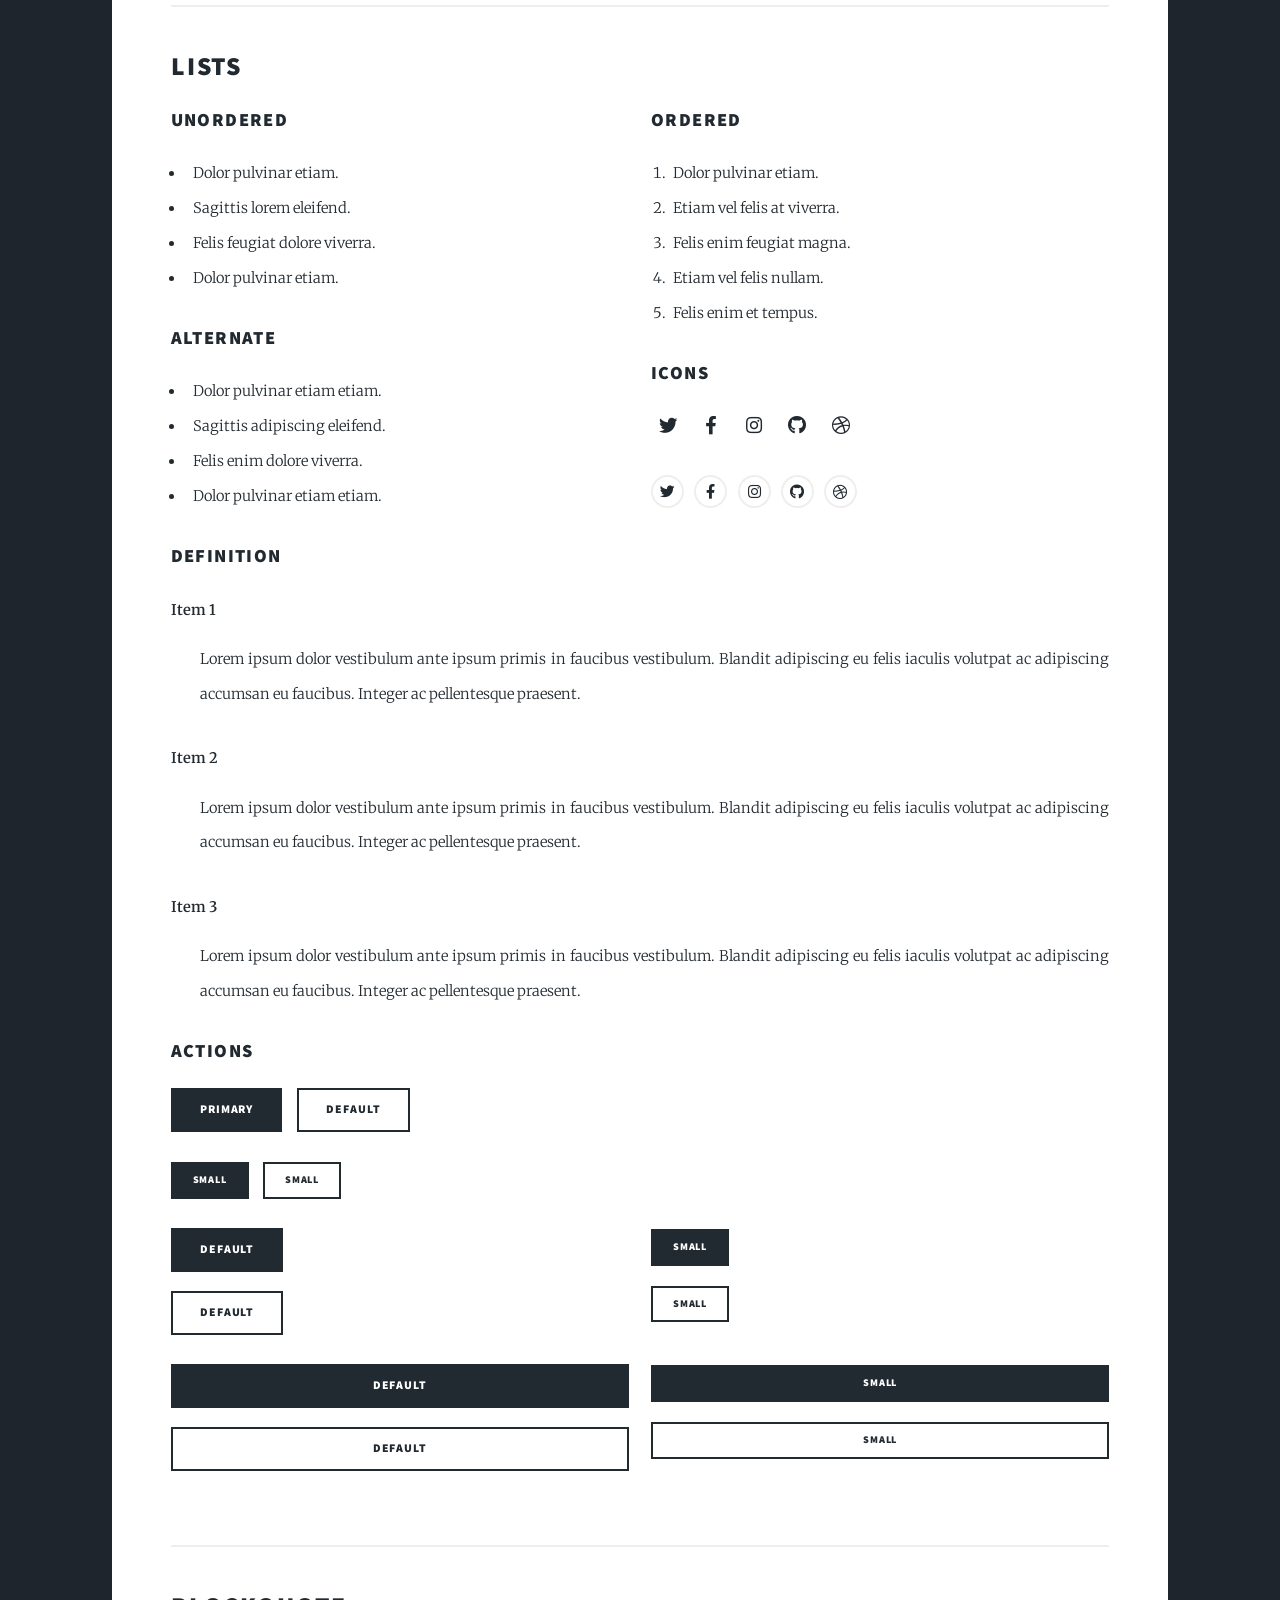
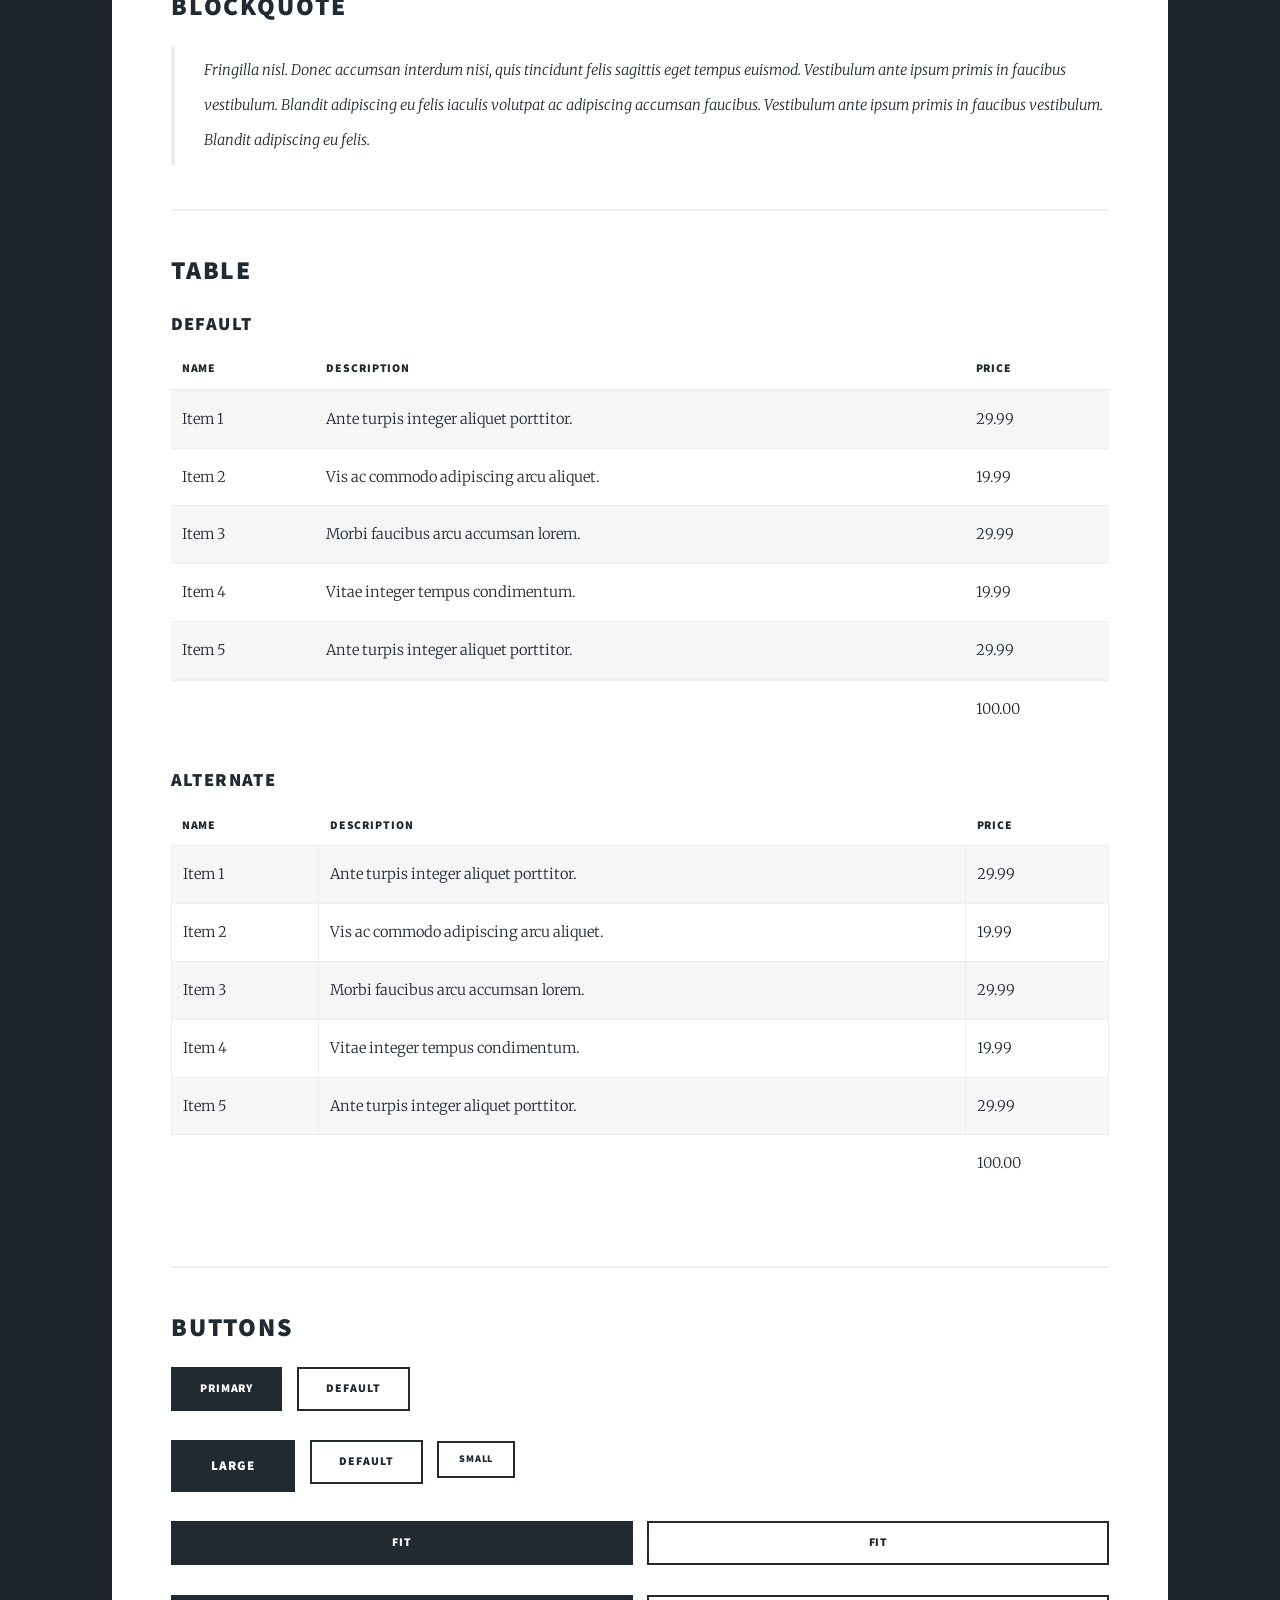
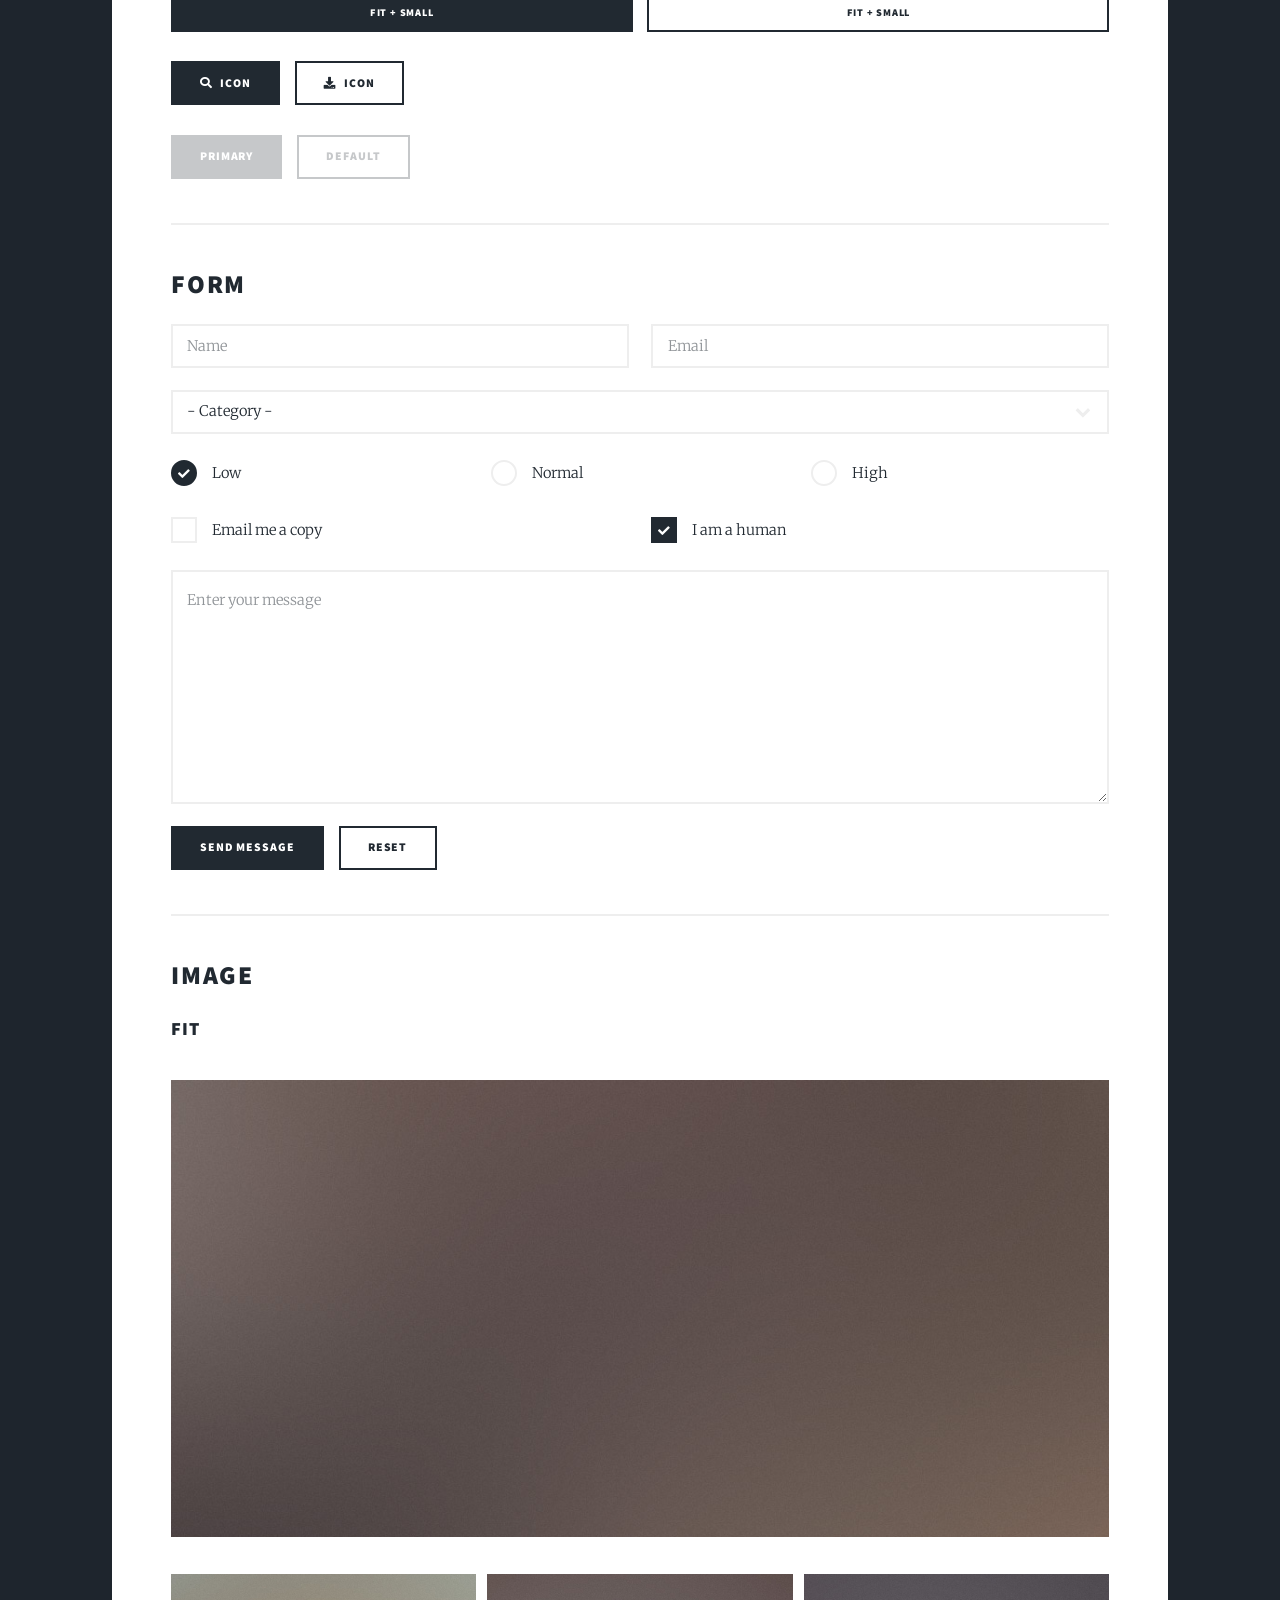
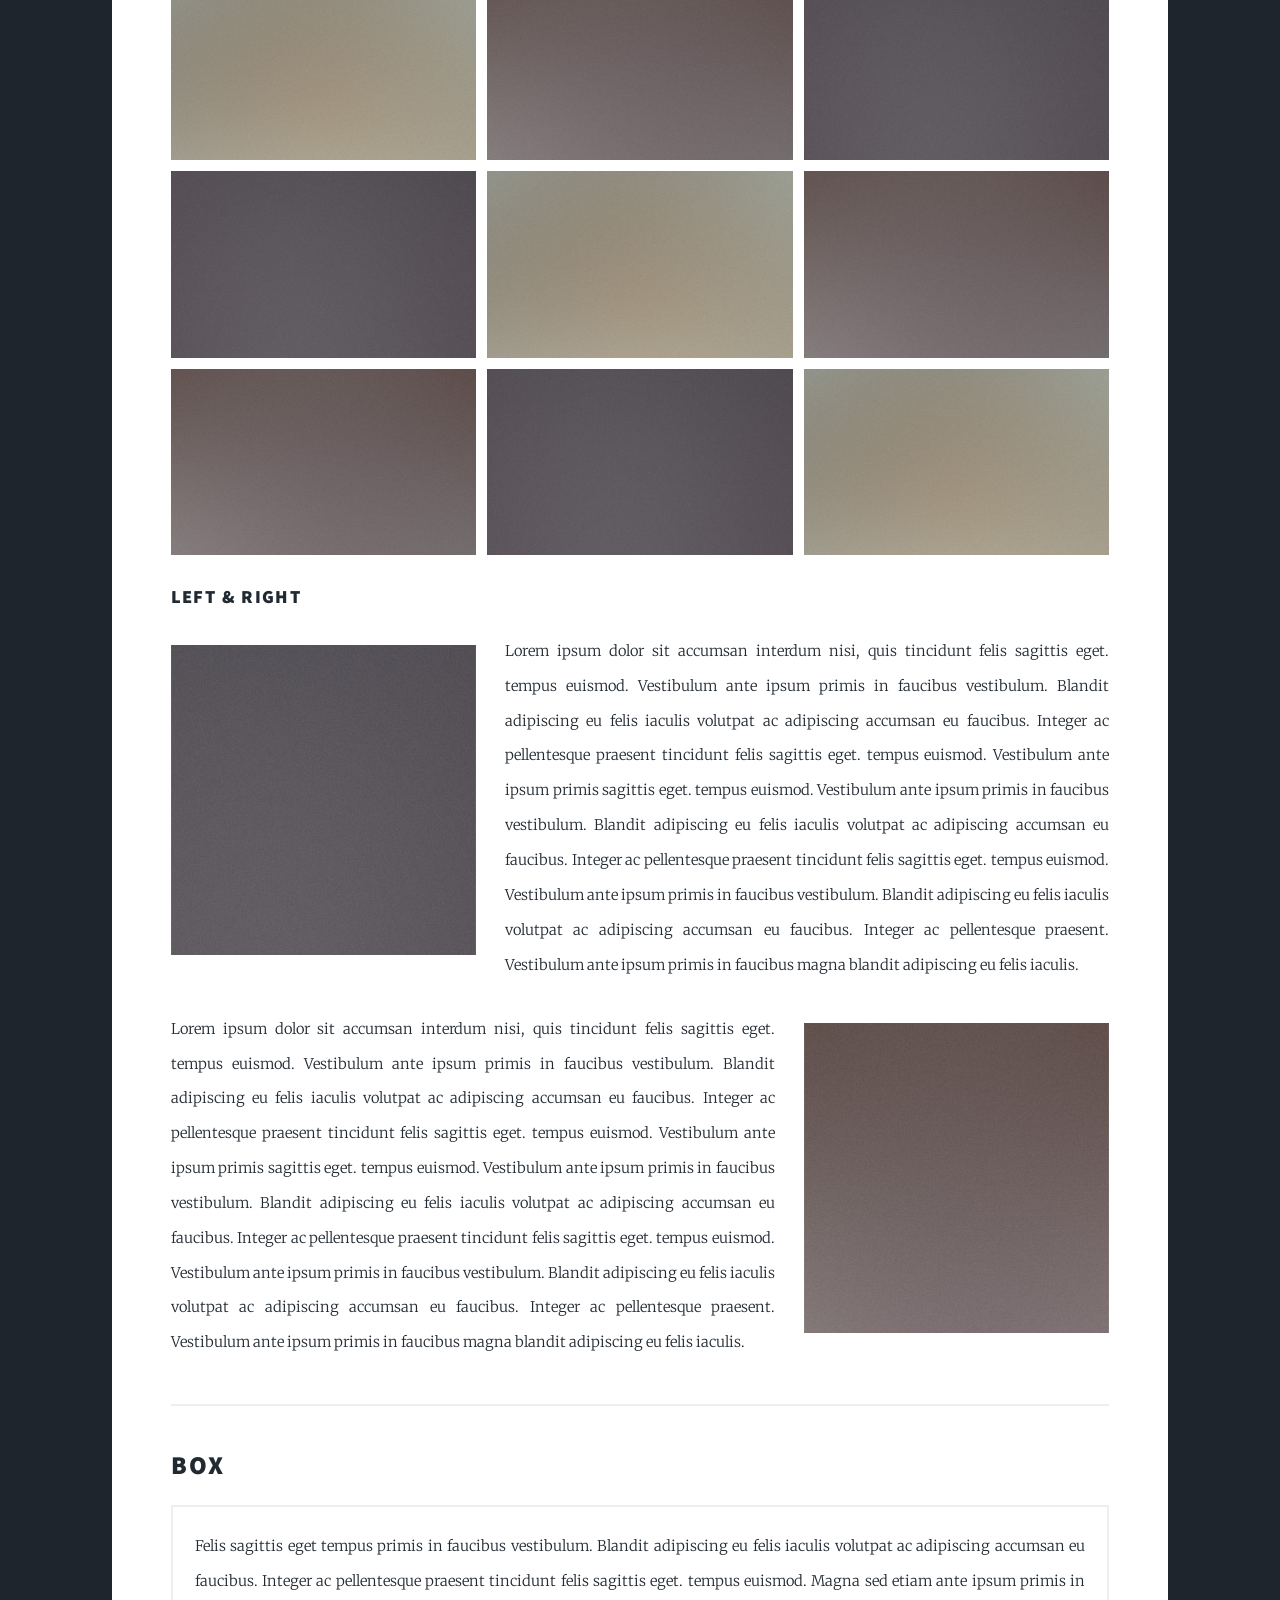
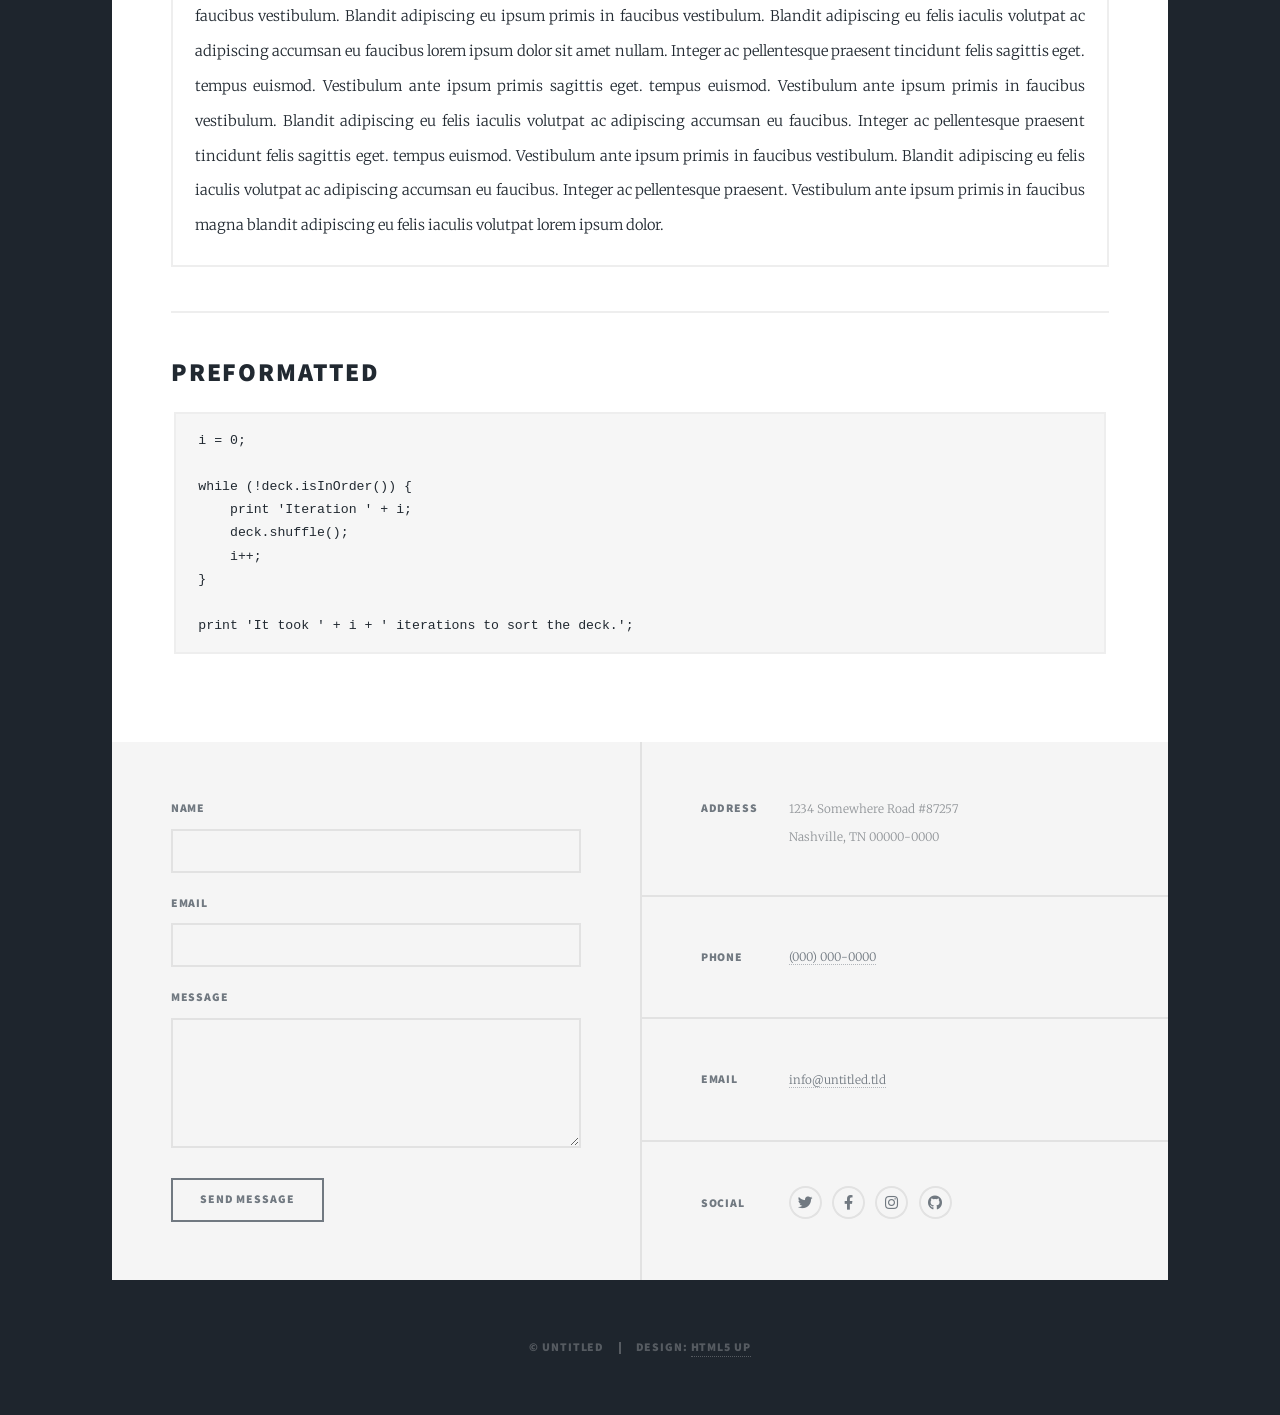
<file: reference.html>
<!DOCTYPE HTML>
<!--
	THIS IS TO REFERENCE VARIOUS TEXT STYLES  Open in a live server!
-->
<html>
	<head>
		<title>Academic Projects</title>
		<meta charset="utf-8" />
		<meta name="viewport" content="width=device-width, initial-scale=1, user-scalable=no" />
		<link rel="stylesheet" href="assets/css/main.css" />
		<noscript><link rel="stylesheet" href="assets/css/noscript.css" /></noscript>
		<link rel="shortcut icon" type="image/x-icon" href="images/Logo64.ico">
	</head>
	<body class="is-preload">

		<!-- Wrapper -->
			<div id="wrapper">

				<!-- Header -->
					<header id="header">
						<a href="index.html" class="logo">Loren Phillips</a>
					</header>

				<!-- Nav -->
				<nav id="nav">
					<ul class="links">
						<li ><a href="index.html">Home</a></li>
						<li class="active"><a href="projects.html">Projects</a></li>
						<li><a href="generic.html">Experience</a></li>
						<li><a href="research.html">Research</a></li>
						<li><a href="teaching.html">Teaching</a></li>
						<li><a href="blog.html">Blog</a></li>
						<!-- <li><a href="index.html">This is Massively</a></li>
						<li class="active"><a href="generic.html">Generic Page</a></li>
						<li><a href="elements.html">Elements Reference</a></li> -->
					</ul>
					<ul class="icons">
						<li><a href="www.linkedin.com/in/lorenjphillips" class="icon brands fa-linkedin"><span class="label">LinkedIn</span></a></li>
						<li><a href="https://twitter.com/LorenPhillips11" class="icon brands fa-twitter"><span class="label">Twitter</span></a></li>
						<!-- <li><a href="#" class="icon brands fa-facebook-f"><span class="label">Facebook</span></a></li> -->
						<li><a href="https://www.instagram.com/loren.phillips" class="icon brands fa-instagram"><span class="label">Instagram</span></a></li>
						<li><a href="https://github.com/lorenjphillips" class="icon brands fa-github"><span class="label">GitHub</span></a></li>
						<li><a href="https://www.youtube.com/channel/UCAvlBeK2KFO2vvYHnhKIhZQ/featured" class="icon brands fa-youtube"><span class="label">YouTube</span></a></li>
					</ul>
				</nav>

				<!-- Main -->
					<div id="main">

						<!-- Post -->
							<section class="post">
								<header class="major">
									<h1>Projects<br />
									</h1>
								</header>

								<!-- Text stuff -->
									<h2>Text</h2>
									<p>This is <b>bold</b> and this is <strong>strong</strong>. This is <i>italic</i> and this is <em>emphasized</em>.
									This is <sup>superscript</sup> text and this is <sub>subscript</sub> text.
									This is <u>underlined</u> and this is code: <code>for (;;) { ... }</code>.
									Finally, this is a <a href="#">link</a>.</p>
									<hr />
									<h2>Heading Level 2</h2>
									<h3>Heading Level 3</h3>
									<h4>Heading Level 4</h4>
									<h5>Heading Level 5</h5>
									<h6>Heading Level 6</h6>
									<hr />
									<header>
										<h2>Heading with a Subtitle</h2>
										<p>Lorem ipsum dolor sit amet nullam id egestas urna aliquam</p>
									</header>
									<p>Nunc lacinia ante nunc ac lobortis. Interdum adipiscing gravida odio porttitor sem non mi integer non faucibus ornare mi ut ante amet placerat aliquet. Volutpat eu sed ante lacinia sapien lorem accumsan varius montes viverra nibh in adipiscing blandit tempus accumsan.</p>
									<header>
										<h3>Heading with a Subtitle</h3>
										<p>Lorem ipsum dolor sit amet nullam id egestas urna aliquam</p>
									</header>
									<p>Nunc lacinia ante nunc ac lobortis. Interdum adipiscing gravida odio porttitor sem non mi integer non faucibus ornare mi ut ante amet placerat aliquet. Volutpat eu sed ante lacinia sapien lorem accumsan varius montes viverra nibh in adipiscing blandit tempus accumsan.</p>
									<header>
										<h4>Heading with a Subtitle</h4>
										<p>Lorem ipsum dolor sit amet nullam id egestas urna aliquam</p>
									</header>
									<p>Nunc lacinia ante nunc ac lobortis. Interdum adipiscing gravida odio porttitor sem non mi integer non faucibus ornare mi ut ante amet placerat aliquet. Volutpat eu sed ante lacinia sapien lorem accumsan varius montes viverra nibh in adipiscing blandit tempus accumsan.</p>

									<hr />

								<!-- Lists -->
									<h2>Lists</h2>
									<div class="row">
										<div class="col-6 col-12-small">

											<h3>Unordered</h3>
											<ul>
												<li>Dolor pulvinar etiam.</li>
												<li>Sagittis lorem eleifend.</li>
												<li>Felis feugiat dolore viverra.</li>
												<li>Dolor pulvinar etiam.</li>
											</ul>

											<h3>Alternate</h3>
											<ul class="alt">
												<li>Dolor pulvinar etiam etiam.</li>
												<li>Sagittis adipiscing eleifend.</li>
												<li>Felis enim dolore viverra.</li>
												<li>Dolor pulvinar etiam etiam.</li>
											</ul>

										</div>
										<div class="col-6 col-12-small">

											<h3>Ordered</h3>
											<ol>
												<li>Dolor pulvinar etiam.</li>
												<li>Etiam vel felis at viverra.</li>
												<li>Felis enim feugiat magna.</li>
												<li>Etiam vel felis nullam.</li>
												<li>Felis enim et tempus.</li>
											</ol>

											<h3>Icons</h3>
											<ul class="icons">
												<li><a href="#" class="icon brands fa-twitter"><span class="label">Twitter</span></a></li>
												<li><a href="#" class="icon brands fa-facebook-f"><span class="label">Facebook</span></a></li>
												<li><a href="#" class="icon brands fa-instagram"><span class="label">Instagram</span></a></li>
												<li><a href="#" class="icon brands fa-github"><span class="label">Github</span></a></li>
												<li><a href="#" class="icon brands fa-dribbble"><span class="label">Dribbble</span></a></li>
											</ul>
											<ul class="icons alt">
												<li><a href="#" class="icon brands alt fa-twitter"><span class="label">Twitter</span></a></li>
												<li><a href="#" class="icon brands alt fa-facebook-f"><span class="label">Facebook</span></a></li>
												<li><a href="#" class="icon brands alt fa-instagram"><span class="label">Instagram</span></a></li>
												<li><a href="#" class="icon brands alt fa-github"><span class="label">Github</span></a></li>
												<li><a href="#" class="icon brands alt fa-dribbble"><span class="label">Dribbble</span></a></li>
											</ul>

										</div>
									</div>
									<h3>Definition</h3>
									<dl>
										<dt>Item 1</dt>
										<dd>
											<p>Lorem ipsum dolor vestibulum ante ipsum primis in faucibus vestibulum. Blandit adipiscing eu felis iaculis volutpat ac adipiscing accumsan eu faucibus. Integer ac pellentesque praesent.</p>
										</dd>
										<dt>Item 2</dt>
										<dd>
											<p>Lorem ipsum dolor vestibulum ante ipsum primis in faucibus vestibulum. Blandit adipiscing eu felis iaculis volutpat ac adipiscing accumsan eu faucibus. Integer ac pellentesque praesent.</p>
										</dd>
										<dt>Item 3</dt>
										<dd>
											<p>Lorem ipsum dolor vestibulum ante ipsum primis in faucibus vestibulum. Blandit adipiscing eu felis iaculis volutpat ac adipiscing accumsan eu faucibus. Integer ac pellentesque praesent.</p>
										</dd>
									</dl>

									<h3>Actions</h3>
									<ul class="actions">
										<li><a href="#" class="button primary">Primary</a></li>
										<li><a href="#" class="button">Default</a></li>
									</ul>
									<ul class="actions small">
										<li><a href="#" class="button primary small">Small</a></li>
										<li><a href="#" class="button small">Small</a></li>
									</ul>
									<div class="row">
										<div class="col-6 col-12-small">
											<ul class="actions stacked">
												<li><a href="#" class="button primary">Default</a></li>
												<li><a href="#" class="button">Default</a></li>
											</ul>
										</div>
										<div class="col-6 col-12-small">
											<ul class="actions stacked">
												<li><a href="#" class="button primary small">Small</a></li>
												<li><a href="#" class="button small">Small</a></li>
											</ul>
										</div>
									</div>
									<div class="row">
										<div class="col-6 col-12-small">
											<ul class="actions stacked">
												<li><a href="#" class="button primary fit">Default</a></li>
												<li><a href="#" class="button fit">Default</a></li>
											</ul>
										</div>
										<div class="col-6 col-12-small">
											<ul class="actions stacked">
												<li><a href="#" class="button primary small fit">Small</a></li>
												<li><a href="#" class="button small fit">Small</a></li>
											</ul>
										</div>
									</div>

									<hr />

								<!-- Blockquote -->
									<h2>Blockquote</h2>
									<blockquote>Fringilla nisl. Donec accumsan interdum nisi, quis tincidunt felis sagittis eget tempus euismod. Vestibulum ante ipsum primis in faucibus vestibulum. Blandit adipiscing eu felis iaculis volutpat ac adipiscing accumsan faucibus. Vestibulum ante ipsum primis in faucibus vestibulum. Blandit adipiscing eu felis.</blockquote>

									<hr />

								<!-- Table -->
									<h2>Table</h2>

									<h3>Default</h3>
									<div class="table-wrapper">
										<table>
											<thead>
												<tr>
													<th>Name</th>
													<th>Description</th>
													<th>Price</th>
												</tr>
											</thead>
											<tbody>
												<tr>
													<td>Item 1</td>
													<td>Ante turpis integer aliquet porttitor.</td>
													<td>29.99</td>
												</tr>
												<tr>
													<td>Item 2</td>
													<td>Vis ac commodo adipiscing arcu aliquet.</td>
													<td>19.99</td>
												</tr>
												<tr>
													<td>Item 3</td>
													<td> Morbi faucibus arcu accumsan lorem.</td>
													<td>29.99</td>
												</tr>
												<tr>
													<td>Item 4</td>
													<td>Vitae integer tempus condimentum.</td>
													<td>19.99</td>
												</tr>
												<tr>
													<td>Item 5</td>
													<td>Ante turpis integer aliquet porttitor.</td>
													<td>29.99</td>
												</tr>
											</tbody>
											<tfoot>
												<tr>
													<td colspan="2"></td>
													<td>100.00</td>
												</tr>
											</tfoot>
										</table>
									</div>

									<h3>Alternate</h3>
									<div class="table-wrapper">
										<table class="alt">
											<thead>
												<tr>
													<th>Name</th>
													<th>Description</th>
													<th>Price</th>
												</tr>
											</thead>
											<tbody>
												<tr>
													<td>Item 1</td>
													<td>Ante turpis integer aliquet porttitor.</td>
													<td>29.99</td>
												</tr>
												<tr>
													<td>Item 2</td>
													<td>Vis ac commodo adipiscing arcu aliquet.</td>
													<td>19.99</td>
												</tr>
												<tr>
													<td>Item 3</td>
													<td> Morbi faucibus arcu accumsan lorem.</td>
													<td>29.99</td>
												</tr>
												<tr>
													<td>Item 4</td>
													<td>Vitae integer tempus condimentum.</td>
													<td>19.99</td>
												</tr>
												<tr>
													<td>Item 5</td>
													<td>Ante turpis integer aliquet porttitor.</td>
													<td>29.99</td>
												</tr>
											</tbody>
											<tfoot>
												<tr>
													<td colspan="2"></td>
													<td>100.00</td>
												</tr>
											</tfoot>
										</table>
									</div>

									<hr />

								<!-- Buttons -->
									<h2>Buttons</h2>
									<ul class="actions">
										<li><a href="#" class="button primary">Primary</a></li>
										<li><a href="#" class="button">Default</a></li>
									</ul>
									<ul class="actions">
										<li><a href="#" class="button primary large">Large</a></li>
										<li><a href="#" class="button">Default</a></li>
										<li><a href="#" class="button small">Small</a></li>
									</ul>
									<ul class="actions fit">
										<li><a href="#" class="button primary fit">Fit</a></li>
										<li><a href="#" class="button fit">Fit</a></li>
									</ul>
									<ul class="actions fit small">
										<li><a href="#" class="button primary fit small">Fit + Small</a></li>
										<li><a href="#" class="button fit small">Fit + Small</a></li>
									</ul>
									<ul class="actions">
										<li><a href="#" class="button primary icon solid fa-search">Icon</a></li>
										<li><a href="#" class="button icon solid fa-download">Icon</a></li>
									</ul>
									<ul class="actions">
										<li><span class="button primary disabled">Primary</span></li>
										<li><span class="button disabled">Default</span></li>
									</ul>

									<hr />

								<!-- Form -->
									<h2>Form</h2>

									<form method="post" action="#">
										<div class="row gtr-uniform">
											<div class="col-6 col-12-xsmall">
												<input type="text" name="demo-name" id="demo-name" value="" placeholder="Name" />
											</div>
											<div class="col-6 col-12-xsmall">
												<input type="email" name="demo-email" id="demo-email" value="" placeholder="Email" />
											</div>
											<!-- Break -->
											<div class="col-12">
												<select name="demo-category" id="demo-category">
													<option value="">- Category -</option>
													<option value="1">Manufacturing</option>
													<option value="1">Shipping</option>
													<option value="1">Administration</option>
													<option value="1">Human Resources</option>
												</select>
											</div>
											<!-- Break -->
											<div class="col-4 col-12-small">
												<input type="radio" id="demo-priority-low" name="demo-priority" checked>
												<label for="demo-priority-low">Low</label>
											</div>
											<div class="col-4 col-12-small">
												<input type="radio" id="demo-priority-normal" name="demo-priority">
												<label for="demo-priority-normal">Normal</label>
											</div>
											<div class="col-4 col-12-small">
												<input type="radio" id="demo-priority-high" name="demo-priority">
												<label for="demo-priority-high">High</label>
											</div>
											<!-- Break -->
											<div class="col-6 col-12-small">
												<input type="checkbox" id="demo-copy" name="demo-copy">
												<label for="demo-copy">Email me a copy</label>
											</div>
											<div class="col-6 col-12-small">
												<input type="checkbox" id="demo-human" name="demo-human" checked>
												<label for="demo-human">I am a human</label>
											</div>
											<!-- Break -->
											<div class="col-12">
												<textarea name="demo-message" id="demo-message" placeholder="Enter your message" rows="6"></textarea>
											</div>
											<!-- Break -->
											<div class="col-12">
												<ul class="actions">
													<li><input type="submit" value="Send Message" class="primary" /></li>
													<li><input type="reset" value="Reset" /></li>
												</ul>
											</div>
										</div>
									</form>

									<hr />

								<!-- Image -->
									<h2>Image</h2>

									<h3>Fit</h3>
									<span class="image fit"><img src="images/pic01.jpg" alt="" /></span>
									<div class="box alt">
										<div class="row gtr-50 gtr-uniform">
											<div class="col-4"><span class="image fit"><img src="images/pic02.jpg" alt="" /></span></div>
											<div class="col-4"><span class="image fit"><img src="images/pic03.jpg" alt="" /></span></div>
											<div class="col-4"><span class="image fit"><img src="images/pic04.jpg" alt="" /></span></div>
											<!-- Break -->
											<div class="col-4"><span class="image fit"><img src="images/pic04.jpg" alt="" /></span></div>
											<div class="col-4"><span class="image fit"><img src="images/pic02.jpg" alt="" /></span></div>
											<div class="col-4"><span class="image fit"><img src="images/pic03.jpg" alt="" /></span></div>
											<!-- Break -->
											<div class="col-4"><span class="image fit"><img src="images/pic03.jpg" alt="" /></span></div>
											<div class="col-4"><span class="image fit"><img src="images/pic04.jpg" alt="" /></span></div>
											<div class="col-4"><span class="image fit"><img src="images/pic02.jpg" alt="" /></span></div>
										</div>
									</div>

									<h3>Left &amp; Right</h3>
									<p><span class="image left"><img src="images/pic08.jpg" alt="" /></span>Lorem ipsum dolor sit accumsan interdum nisi, quis tincidunt felis sagittis eget. tempus euismod. Vestibulum ante ipsum primis in faucibus vestibulum. Blandit adipiscing eu felis iaculis volutpat ac adipiscing accumsan eu faucibus. Integer ac pellentesque praesent tincidunt felis sagittis eget. tempus euismod. Vestibulum ante ipsum primis sagittis eget. tempus euismod. Vestibulum ante ipsum primis in faucibus vestibulum. Blandit adipiscing eu felis iaculis volutpat ac adipiscing accumsan eu faucibus. Integer ac pellentesque praesent tincidunt felis sagittis eget. tempus euismod. Vestibulum ante ipsum primis in faucibus vestibulum. Blandit adipiscing eu felis iaculis volutpat ac adipiscing accumsan eu faucibus. Integer ac pellentesque praesent. Vestibulum ante ipsum primis in faucibus magna blandit adipiscing eu felis iaculis.</p>
									<p><span class="image right"><img src="images/pic09.jpg" alt="" /></span>Lorem ipsum dolor sit accumsan interdum nisi, quis tincidunt felis sagittis eget. tempus euismod. Vestibulum ante ipsum primis in faucibus vestibulum. Blandit adipiscing eu felis iaculis volutpat ac adipiscing accumsan eu faucibus. Integer ac pellentesque praesent tincidunt felis sagittis eget. tempus euismod. Vestibulum ante ipsum primis sagittis eget. tempus euismod. Vestibulum ante ipsum primis in faucibus vestibulum. Blandit adipiscing eu felis iaculis volutpat ac adipiscing accumsan eu faucibus. Integer ac pellentesque praesent tincidunt felis sagittis eget. tempus euismod. Vestibulum ante ipsum primis in faucibus vestibulum. Blandit adipiscing eu felis iaculis volutpat ac adipiscing accumsan eu faucibus. Integer ac pellentesque praesent. Vestibulum ante ipsum primis in faucibus magna blandit adipiscing eu felis iaculis.</p>

									<hr />

								<!-- Box -->
									<h2>Box</h2>
									<div class="box">
										<p>Felis sagittis eget tempus primis in faucibus vestibulum. Blandit adipiscing eu felis iaculis volutpat ac adipiscing accumsan eu faucibus. Integer ac pellentesque praesent tincidunt felis sagittis eget. tempus euismod. Magna sed etiam ante ipsum primis in faucibus vestibulum. Blandit adipiscing eu ipsum primis in faucibus vestibulum. Blandit adipiscing eu felis iaculis volutpat ac adipiscing accumsan eu faucibus lorem ipsum dolor sit amet nullam. Integer ac pellentesque praesent tincidunt felis sagittis eget. tempus euismod. Vestibulum ante ipsum primis sagittis eget. tempus euismod. Vestibulum ante ipsum primis in faucibus vestibulum. Blandit adipiscing eu felis iaculis volutpat ac adipiscing accumsan eu faucibus. Integer ac pellentesque praesent tincidunt felis sagittis eget. tempus euismod. Vestibulum ante ipsum primis in faucibus vestibulum. Blandit adipiscing eu felis iaculis volutpat ac adipiscing accumsan eu faucibus. Integer ac pellentesque praesent. Vestibulum ante ipsum primis in faucibus magna blandit adipiscing eu felis iaculis volutpat lorem ipsum dolor.</p>
									</div>

									<hr />

								<!-- Preformatted Code -->
									<h2>Preformatted</h2>
									<pre><code>i = 0;

while (!deck.isInOrder()) {
    print 'Iteration ' + i;
    deck.shuffle();
    i++;
}

print 'It took ' + i + ' iterations to sort the deck.';
</code></pre>

							</section>

					</div>

				<!-- Footer -->
					<footer id="footer">
						<section>
							<form method="post" action="#">
								<div class="fields">
									<div class="field">
										<label for="name">Name</label>
										<input type="text" name="name" id="name" />
									</div>
									<div class="field">
										<label for="email">Email</label>
										<input type="text" name="email" id="email" />
									</div>
									<div class="field">
										<label for="message">Message</label>
										<textarea name="message" id="message" rows="3"></textarea>
									</div>
								</div>
								<ul class="actions">
									<li><input type="submit" value="Send Message" /></li>
								</ul>
							</form>
						</section>
						<section class="split contact">
							<section class="alt">
								<h3>Address</h3>
								<p>1234 Somewhere Road #87257<br />
								Nashville, TN 00000-0000</p>
							</section>
							<section>
								<h3>Phone</h3>
								<p><a href="#">(000) 000-0000</a></p>
							</section>
							<section>
								<h3>Email</h3>
								<p><a href="#">info@untitled.tld</a></p>
							</section>
							<section>
								<h3>Social</h3>
								<ul class="icons alt">
									<li><a href="#" class="icon brands alt fa-twitter"><span class="label">Twitter</span></a></li>
									<li><a href="#" class="icon brands alt fa-facebook-f"><span class="label">Facebook</span></a></li>
									<li><a href="#" class="icon brands alt fa-instagram"><span class="label">Instagram</span></a></li>
									<li><a href="#" class="icon brands alt fa-github"><span class="label">GitHub</span></a></li>
								</ul>
							</section>
						</section>
					</footer>

				<!-- Copyright -->
					<div id="copyright">
						<ul><li>&copy; Untitled</li><li>Design: <a href="https://html5up.net">HTML5 UP</a></li></ul>
					</div>

			</div>

		<!-- Scripts -->
			<script src="assets/js/jquery.min.js"></script>
			<script src="assets/js/jquery.scrollex.min.js"></script>
			<script src="assets/js/jquery.scrolly.min.js"></script>
			<script src="assets/js/browser.min.js"></script>
			<script src="assets/js/breakpoints.min.js"></script>
			<script src="assets/js/util.js"></script>
			<script src="assets/js/main.js"></script>

	</body>
</html>
</file>
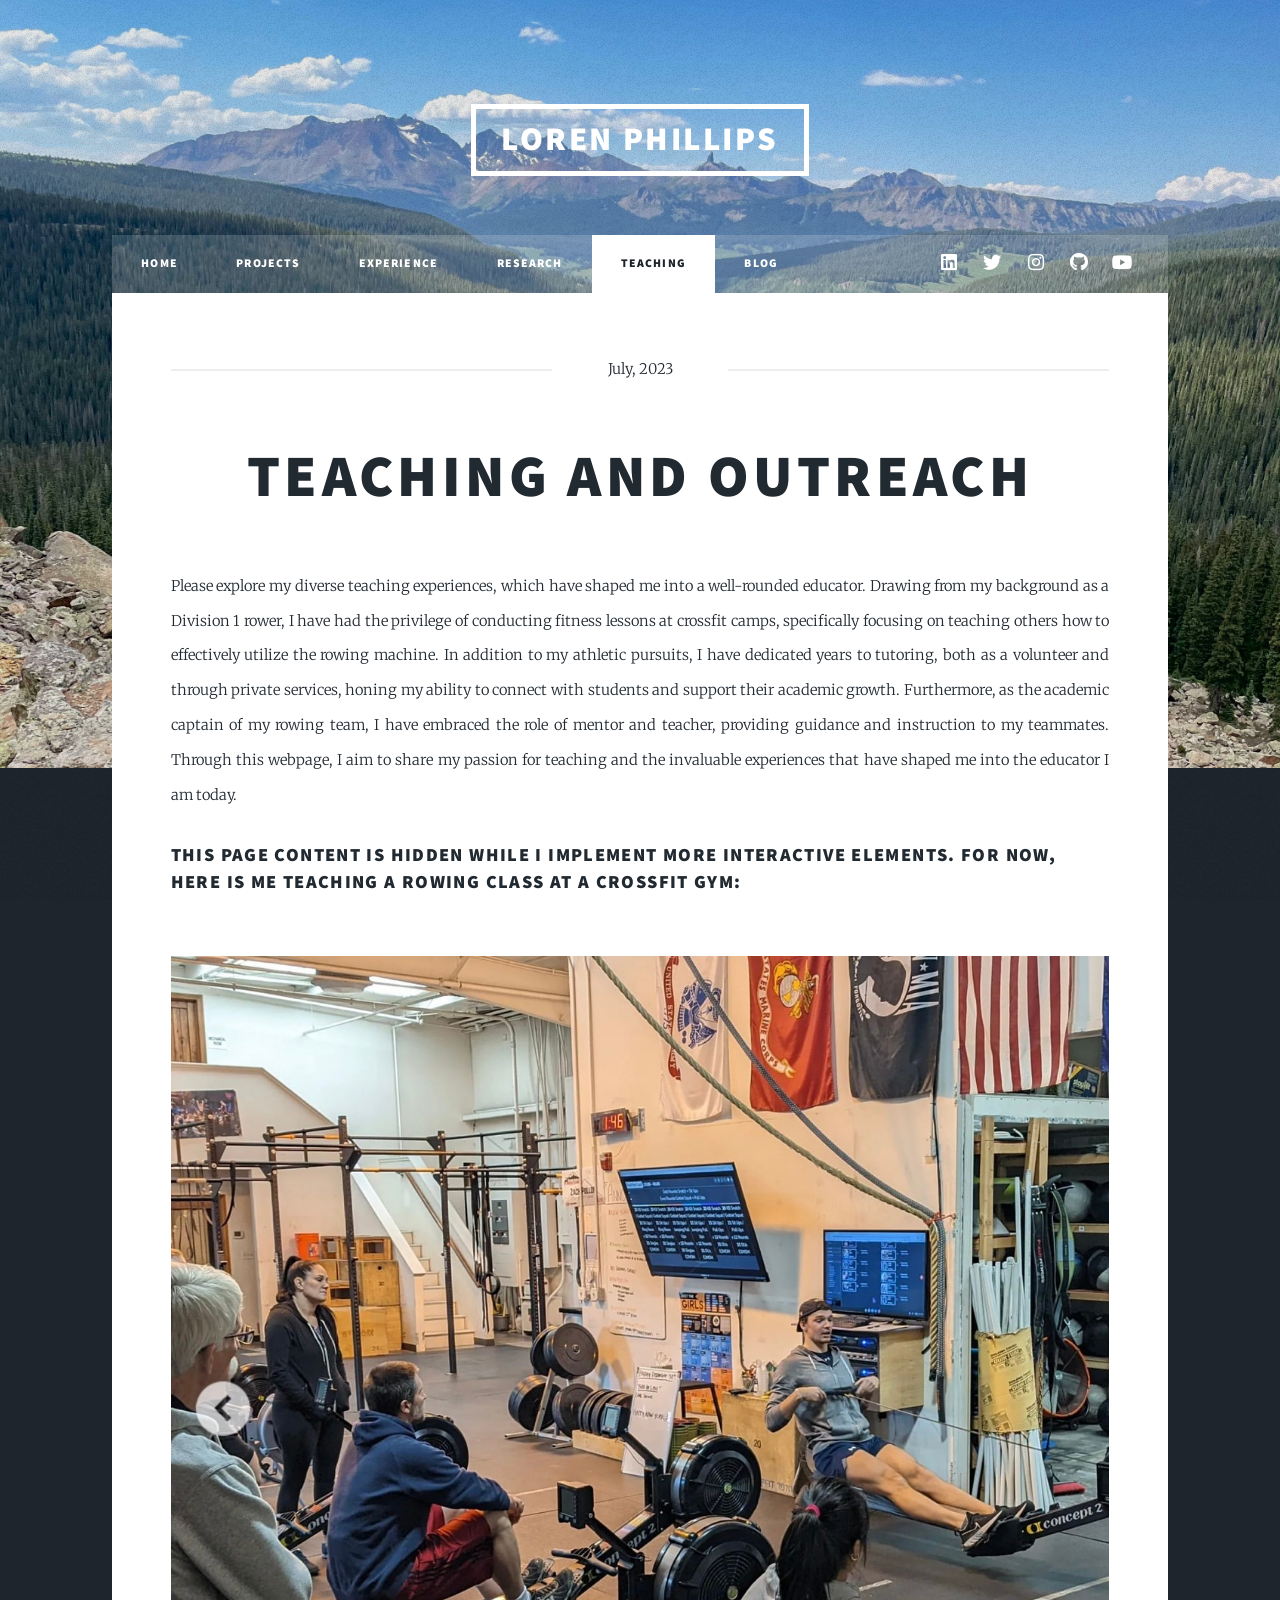
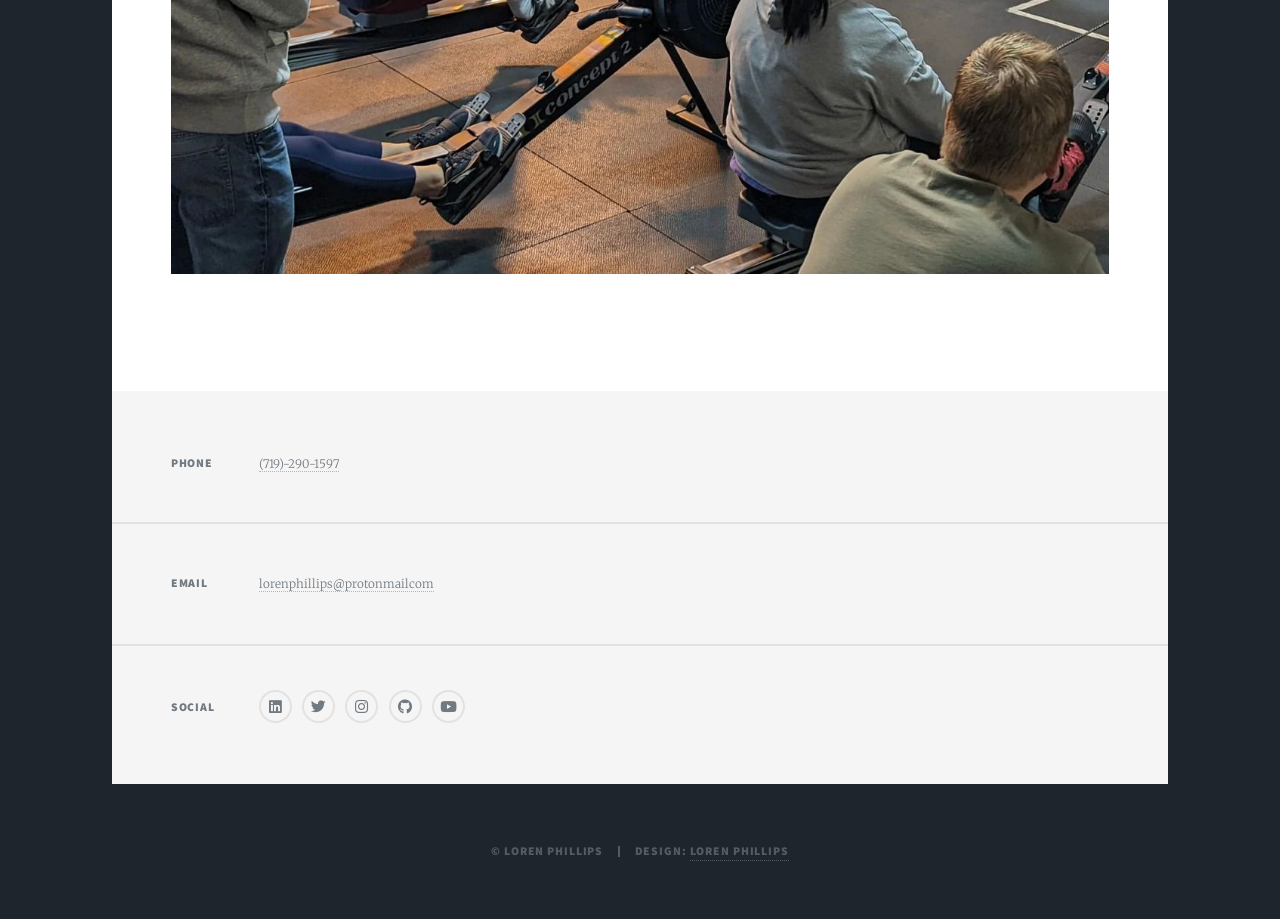
<file: teaching.html>
<!DOCTYPE HTML>

<html>
	<head>
		<title>Teaching</title>
		<meta charset="utf-8" />
		<meta name="viewport" content="width=device-width, initial-scale=1, user-scalable=no" />
		<link rel="stylesheet" href="assets/css/main.css" />
		<noscript><link rel="stylesheet" href="assets/css/noscript.css" /></noscript>
		<link rel="shortcut icon" type="image/x-icon" href="images/Logo64.ico">
	</head>
	<body class="is-preload">

		<!-- Wrapper -->
			<div id="wrapper">

				<!-- Main -->
					<div id="main">

						<!-- Post -->
							<section class="post">
								<header class="major">
									<span class="date">July, 2023</span>
									<h1>Teaching and Outreach<br />
									 </h1>
								</header>
							
								<p>Please explore my diverse teaching experiences, which have shaped me into a well-rounded educator. Drawing from my background as a Division 1 rower, I have had the privilege of conducting fitness lessons at crossfit camps, specifically focusing on teaching others how to effectively utilize the rowing machine. In addition to my athletic pursuits, I have dedicated years to tutoring, both as a volunteer and through private services, honing my ability to connect with students and support their academic growth. Furthermore, as the academic captain of my rowing team, I have embraced the role of mentor and teacher, providing guidance and instruction to my teammates. Through this webpage, I aim to share my passion for teaching and the invaluable experiences that have shaped me into the educator I am today.</p>
								<h3>This page content is hidden while I implement more interactive elements. For now, here is me teaching a rowing class at a crossfit gym: </h3>
								<div class="image main"><img src="images/rowlesson1.jpg" alt="" /></div>
							</section>
					</div>
				<!-- Footer -->
                <footer id="footer">
                    <section class="split contact">
                        <section>
                            <h3>Phone</h3>
                            <p><a href="#">(719)-290-1597</a></p>
                        </section>
                        <section>
                            <h3>Email</h3>
                            <p><a href="#">lorenphillips@protonmailcom</a></p>
                        </section>
                        <section>
                            <h3>Social</h3>
                            <ul class="icons alt">
                                <li><a href="www.linkedin.com/lorenjphillips." class="icon brands akt fa-linkedin"><span class="labe;"></span></a></li>
                                <li><a href="https://twitter.com/LorenPhillips11" class="icon brands alt fa-twitter"><span class="label">Twitter</span></a></li>
                                <li><a href="https://www.instagram.com/loren.phillips" class="icon brands alt fa-instagram"><span class="label">Instagram</span></a></li>
                                <li><a href="https://github.com/lorenjphillips" class="icon brands alt fa-github"><span class="label">GitHub</span></a></li>
                                <li><a href="https://www.youtube.com/channel/UCAvlBeK2KFO2vvYHnhKIhZQ/featured" class="icon brands alt fa-youtube"><span class="label">YouTube</span></a></li>
                            </ul>
                        </section>
                    </section>
                </footer>

            <!-- Copyright -->
                <div id="copyright">
                    <ul><li>&copy; Loren Phillips</li><li>Design: <a href="https://www.linkedin.com/in/loren-phillips-0331731a2/">Loren Phillips</a></li></ul>
                </div>

        </div>

    <!-- Scripts -->
        <script src="assets/js/jquery.min.js"></script>
        <script src="assets/js/jquery.scrollex.min.js"></script>
        <script src="assets/js/jquery.scrolly.min.js"></script>
        <script src="assets/js/browser.min.js"></script>
        <script src="assets/js/breakpoints.min.js"></script>
        <script src="assets/js/util.js"></script>
        <script src="assets/js/main.js"></script>
        <script src="assets/js/nav-loader.js"></script>

</body>
</html>
</file>
<file: assets/css/main.css>
@import url(fontawesome-all.min.css);
@import url("https://fonts.googleapis.com/css?family=Merriweather:300,700,300italic,700italic|Source+Sans+Pro:900");

/*
	Free for personal and commercial use under the CCA 3.0 license (html5up.net/license)
*/

html, body, div, span, applet, object,
iframe, h1, h2, h3, h4, h5, h6, p, blockquote,
pre, a, abbr, acronym, address, big, cite,
code, del, dfn, em, img, ins, kbd, q, s, samp,
small, strike, strong, sub, sup, tt, var, b,
u, i, center, dl, dt, dd, ol, ul, li, fieldset,
form, label, legend, table, caption, tbody,
tfoot, thead, tr, th, td, article, aside,
canvas, details, embed, figure, figcaption,
footer, header, hgroup, menu, nav, output, ruby,
section, summary, time, mark, audio, video {
	margin: 0;
	padding: 0;
	border: 0;
	font-size: 100%;
	font: inherit;
	vertical-align: baseline;}

article, aside, details, figcaption, figure,
footer, header, hgroup, menu, nav, section {
	display: block;}

body {
	line-height: 1;
}

ol, ul {
	list-style: none;
}

blockquote, q {
	quotes: none;
}

	blockquote:before, blockquote:after, q:before, q:after {
		content: '';
		content: none;
	}

table {
	border-collapse: collapse;
	border-spacing: 0;
}

body {
	-webkit-text-size-adjust: none;
}

mark {
	background-color: transparent;
	color: inherit;
}

input::-moz-focus-inner {
	border: 0;
	padding: 0;
}

input, select, textarea {
	-moz-appearance: none;
	-webkit-appearance: none;
	-ms-appearance: none;
	appearance: none;
}

/* Basic */

	@-ms-viewport {
		width: device-width;
	}

	body {
		-ms-overflow-style: scrollbar;
	}

	@media screen and (max-width: 480px) {

		html, body {
			min-width: 320px;
		}

	}

	html {
		box-sizing: border-box;
	}

	*, *:before, *:after {
		box-sizing: inherit;
	}

	body {
		background-color: #1e252d;
	}

		body.is-preload *, body.is-preload *:before, body.is-preload *:after {
			-moz-animation: none !important;
			-webkit-animation: none !important;
			-ms-animation: none !important;
			animation: none !important;
			-moz-transition: none !important;
			-webkit-transition: none !important;
			-ms-transition: none !important;
			transition: none !important;
		}

/* Type */

	html {
		font-size: 16pt;
	}

		@media screen and (max-width: 1680px) {

			html {
				font-size: 12pt;
			}

		}

		@media screen and (max-width: 1280px) {

			html {
				font-size: 11pt;
			}

		}

		@media screen and (max-width: 360px) {

			html {
				font-size: 10pt;
			}

		}

	body {
		color: #212931;
	}

	body, input, select, textarea {
		font-family: "Merriweather", Georgia, serif;
		font-weight: 300;
		font-size: 1rem;
		line-height: 2.375;
	}

	a {
		-moz-transition: color 0.2s ease-in-out, background-color 0.2s ease-in-out, border-color 0.2s ease-in-out, box-shadow 0.2s ease-in-out;
		-webkit-transition: color 0.2s ease-in-out, background-color 0.2s ease-in-out, border-color 0.2s ease-in-out, box-shadow 0.2s ease-in-out;
		-ms-transition: color 0.2s ease-in-out, background-color 0.2s ease-in-out, border-color 0.2s ease-in-out, box-shadow 0.2s ease-in-out;
		transition: color 0.2s ease-in-out, background-color 0.2s ease-in-out, border-color 0.2s ease-in-out, box-shadow 0.2s ease-in-out;
		border-bottom: dotted 1px;
		text-decoration: none;
	}

		a:hover {
			border-bottom-color: transparent;
		}

	strong, b {
		font-weight: 600;
	}

	em, i {
		font-style: italic;
	}

	p {
		text-align: justify;
		margin: 0 0 2rem 0;
	}

	h1, h2, h3, h4, h5, h6 {
		font-family: "Source Sans Pro", Helvetica, sans-serif;
		font-weight: 900;
		line-height: 1.5;
		letter-spacing: 0.075em;
		text-transform: uppercase;
		margin: 0 0 1rem 0;
	}

		h1 a, h2 a, h3 a, h4 a, h5 a, h6 a {
			border-bottom: 0;
			color: inherit;
			text-decoration: none;
		}

	h1 {
		font-size: 4rem;
		line-height: 1.1;
		margin: 0 0 2rem 0;
	}

	h2 {
		font-size: 1.75rem;
		line-height: 1.3;
		margin: 0 0 1.5rem 0;
	}

	h3 {
		font-size: 1.25rem;
		margin: 0 0 1.5rem 0;
	}

	h4 {
		font-size: 1rem;
	}

	h5 {
		font-size: 0.9rem;
	}

	h6 {
		font-size: 0.8rem;
	}

	sub {
		font-size: 0.8rem;
		position: relative;
		top: 0.5rem;
	}

	sup {
		font-size: 0.8rem;
		position: relative;
		top: -0.5rem;
	}

	blockquote {
		border-left: solid 4px;
		font-style: italic;
		margin: 0 0 2rem 0;
		padding: 0.5rem 0 0.5rem 2rem;
	}

	code {
		border: solid 2px;
		font-family: "Courier New", monospace;
		font-size: 0.9rem;
		margin: 0 0.25rem;
		padding: 0.25rem 0.65rem;
	}

	pre {
		-webkit-overflow-scrolling: touch;
		font-family: "Courier New", monospace;
		font-size: 0.9rem;
		margin: 0 0 2rem 0;
	}

		pre code {
			display: block;
			line-height: 1.75;
			padding: 1rem 1.5rem;
			overflow-x: auto;
		}

	hr {
		border: 0;
		border-bottom: solid 2px;
		margin: 3rem 0;
	}

		hr.major {
			margin: 5rem 0;
		}

	.align-left {
		text-align: left;
	}

	.align-center {
		text-align: center;
	}

	.align-right {
		text-align: right;
	}

	input, select, textarea {
		color: #212931;
	}

	a {
		color: #212931;
		border-bottom-color: rgba(33, 41, 49, 0.5);
	}

		a:hover {
			border-bottom-color: transparent;
			color: #18bfef !important;
		}

	strong, b {
		color: #212931;
	}

	h1, h2, h3, h4, h5, h6 {
		color: #212931;
	}

	blockquote {
		border-left-color: #eeeeee;
	}

	code {
		background: rgba(220, 220, 220, 0.25);
		border-color: #eeeeee;
	}

	hr {
		border-bottom-color: #eeeeee;
	}

/* Row */

	.row {
		display: flex;
		flex-wrap: wrap;
		box-sizing: border-box;
		align-items: stretch;
	}

		.row > * {
			box-sizing: border-box;
		}

		.row.gtr-uniform > * > :last-child {
			margin-bottom: 0;
		}

		.row.aln-left {
			justify-content: flex-start;
		}

		.row.aln-center {
			justify-content: center;
		}

		.row.aln-right {
			justify-content: flex-end;
		}

		.row.aln-top {
			align-items: flex-start;
		}

		.row.aln-middle {
			align-items: center;
		}

		.row.aln-bottom {
			align-items: flex-end;
		}

		.row > .imp {
			order: -1;
		}

		.row > .col-1 {
			width: 8.33333%;
		}

		.row > .off-1 {
			margin-left: 8.33333%;
		}

		.row > .col-2 {
			width: 16.66667%;
		}

		.row > .off-2 {
			margin-left: 16.66667%;
		}

		.row > .col-3 {
			width: 25%;
		}

		.row > .off-3 {
			margin-left: 25%;
		}

		.row > .col-4 {
			width: 33.33333%;
		}

		.row > .off-4 {
			margin-left: 33.33333%;
		}

		.row > .col-5 {
			width: 41.66667%;
		}

		.row > .off-5 {
			margin-left: 41.66667%;
		}

		.row > .col-6 {
			width: 50%;
		}

		.row > .off-6 {
			margin-left: 50%;
		}

		.row > .col-7 {
			width: 58.33333%;
		}

		.row > .off-7 {
			margin-left: 58.33333%;
		}

		.row > .col-8 {
			width: 66.66667%;
		}

		.row > .off-8 {
			margin-left: 66.66667%;
		}

		.row > .col-9 {
			width: 75%;
		}

		.row > .off-9 {
			margin-left: 75%;
		}

		.row > .col-10 {
			width: 83.33333%;
		}

		.row > .off-10 {
			margin-left: 83.33333%;
		}

		.row > .col-11 {
			width: 91.66667%;
		}

		.row > .off-11 {
			margin-left: 91.66667%;
		}

		.row > .col-12 {
			width: 100%;
		}

		.row > .off-12 {
			margin-left: 100%;
		}

		.row.gtr-0 {
			margin-top: 0;
			margin-left: 0rem;
		}

			.row.gtr-0 > * {
				padding: 0 0 0 0rem;
			}

			.row.gtr-0.gtr-uniform {
				margin-top: 0rem;
			}

				.row.gtr-0.gtr-uniform > * {
					padding-top: 0rem;
				}

		.row.gtr-25 {
			margin-top: 0;
			margin-left: -0.375rem;
		}

			.row.gtr-25 > * {
				padding: 0 0 0 0.375rem;
			}

			.row.gtr-25.gtr-uniform {
				margin-top: -0.375rem;
			}

				.row.gtr-25.gtr-uniform > * {
					padding-top: 0.375rem;
				}

		.row.gtr-50 {
			margin-top: 0;
			margin-left: -0.75rem;
		}

			.row.gtr-50 > * {
				padding: 0 0 0 0.75rem;
			}

			.row.gtr-50.gtr-uniform {
				margin-top: -0.75rem;
			}

				.row.gtr-50.gtr-uniform > * {
					padding-top: 0.75rem;
				}

		.row {
			margin-top: 0;
			margin-left: -1.5rem;
		}

			.row > * {
				padding: 0 0 0 1.5rem;
			}

			.row.gtr-uniform {
				margin-top: -1.5rem;
			}

				.row.gtr-uniform > * {
					padding-top: 1.5rem;
				}

		.row.gtr-150 {
			margin-top: 0;
			margin-left: -2.25rem;
		}

			.row.gtr-150 > * {
				padding: 0 0 0 2.25rem;
			}

			.row.gtr-150.gtr-uniform {
				margin-top: -2.25rem;
			}

				.row.gtr-150.gtr-uniform > * {
					padding-top: 2.25rem;
				}

		.row.gtr-200 {
			margin-top: 0;
			margin-left: -3rem;
		}

			.row.gtr-200 > * {
				padding: 0 0 0 3rem;
			}

			.row.gtr-200.gtr-uniform {
				margin-top: -3rem;
			}

				.row.gtr-200.gtr-uniform > * {
					padding-top: 3rem;
				}

		@media screen and (max-width: 1680px) {

			.row {
				display: flex;
				flex-wrap: wrap;
				box-sizing: border-box;
				align-items: stretch;
			}

				.row > * {
					box-sizing: border-box;
				}

				.row.gtr-uniform > * > :last-child {
					margin-bottom: 0;
				}

				.row.aln-left {
					justify-content: flex-start;
				}

				.row.aln-center {
					justify-content: center;
				}

				.row.aln-right {
					justify-content: flex-end;
				}

				.row.aln-top {
					align-items: flex-start;
				}

				.row.aln-middle {
					align-items: center;
				}

				.row.aln-bottom {
					align-items: flex-end;
				}

				.row > .imp-xlarge {
					order: -1;
				}

				.row > .col-1-xlarge {
					width: 8.33333%;
				}

				.row > .off-1-xlarge {
					margin-left: 8.33333%;
				}

				.row > .col-2-xlarge {
					width: 16.66667%;
				}

				.row > .off-2-xlarge {
					margin-left: 16.66667%;
				}

				.row > .col-3-xlarge {
					width: 25%;
				}

				.row > .off-3-xlarge {
					margin-left: 25%;
				}

				.row > .col-4-xlarge {
					width: 33.33333%;
				}

				.row > .off-4-xlarge {
					margin-left: 33.33333%;
				}

				.row > .col-5-xlarge {
					width: 41.66667%;
				}

				.row > .off-5-xlarge {
					margin-left: 41.66667%;
				}

				.row > .col-6-xlarge {
					width: 50%;
				}

				.row > .off-6-xlarge {
					margin-left: 50%;
				}

				.row > .col-7-xlarge {
					width: 58.33333%;
				}

				.row > .off-7-xlarge {
					margin-left: 58.33333%;
				}

				.row > .col-8-xlarge {
					width: 66.66667%;
				}

				.row > .off-8-xlarge {
					margin-left: 66.66667%;
				}

				.row > .col-9-xlarge {
					width: 75%;
				}

				.row > .off-9-xlarge {
					margin-left: 75%;
				}

				.row > .col-10-xlarge {
					width: 83.33333%;
				}

				.row > .off-10-xlarge {
					margin-left: 83.33333%;
				}

				.row > .col-11-xlarge {
					width: 91.66667%;
				}

				.row > .off-11-xlarge {
					margin-left: 91.66667%;
				}

				.row > .col-12-xlarge {
					width: 100%;
				}

				.row > .off-12-xlarge {
					margin-left: 100%;
				}

				.row.gtr-0 {
					margin-top: 0;
					margin-left: 0rem;
				}

					.row.gtr-0 > * {
						padding: 0 0 0 0rem;
					}

					.row.gtr-0.gtr-uniform {
						margin-top: 0rem;
					}

						.row.gtr-0.gtr-uniform > * {
							padding-top: 0rem;
						}

				.row.gtr-25 {
					margin-top: 0;
					margin-left: -0.375rem;
				}

					.row.gtr-25 > * {
						padding: 0 0 0 0.375rem;
					}

					.row.gtr-25.gtr-uniform {
						margin-top: -0.375rem;
					}

						.row.gtr-25.gtr-uniform > * {
							padding-top: 0.375rem;
						}

				.row.gtr-50 {
					margin-top: 0;
					margin-left: -0.75rem;
				}

					.row.gtr-50 > * {
						padding: 0 0 0 0.75rem;
					}

					.row.gtr-50.gtr-uniform {
						margin-top: -0.75rem;
					}

						.row.gtr-50.gtr-uniform > * {
							padding-top: 0.75rem;
						}

				.row {
					margin-top: 0;
					margin-left: -1.5rem;
				}

					.row > * {
						padding: 0 0 0 1.5rem;
					}

					.row.gtr-uniform {
						margin-top: -1.5rem;
					}

						.row.gtr-uniform > * {
							padding-top: 1.5rem;
						}

				.row.gtr-150 {
					margin-top: 0;
					margin-left: -2.25rem;
				}

					.row.gtr-150 > * {
						padding: 0 0 0 2.25rem;
					}

					.row.gtr-150.gtr-uniform {
						margin-top: -2.25rem;
					}

						.row.gtr-150.gtr-uniform > * {
							padding-top: 2.25rem;
						}

				.row.gtr-200 {
					margin-top: 0;
					margin-left: -3rem;
				}

					.row.gtr-200 > * {
						padding: 0 0 0 3rem;
					}

					.row.gtr-200.gtr-uniform {
						margin-top: -3rem;
					}

						.row.gtr-200.gtr-uniform > * {
							padding-top: 3rem;
						}

		}

		@media screen and (max-width: 1280px) {

			.row {
				display: flex;
				flex-wrap: wrap;
				box-sizing: border-box;
				align-items: stretch;
			}

				.row > * {
					box-sizing: border-box;
				}

				.row.gtr-uniform > * > :last-child {
					margin-bottom: 0;
				}

				.row.aln-left {
					justify-content: flex-start;
				}

				.row.aln-center {
					justify-content: center;
				}

				.row.aln-right {
					justify-content: flex-end;
				}

				.row.aln-top {
					align-items: flex-start;
				}

				.row.aln-middle {
					align-items: center;
				}

				.row.aln-bottom {
					align-items: flex-end;
				}

				.row > .imp-large {
					order: -1;
				}

				.row > .col-1-large {
					width: 8.33333%;
				}

				.row > .off-1-large {
					margin-left: 8.33333%;
				}

				.row > .col-2-large {
					width: 16.66667%;
				}

				.row > .off-2-large {
					margin-left: 16.66667%;
				}

				.row > .col-3-large {
					width: 25%;
				}

				.row > .off-3-large {
					margin-left: 25%;
				}

				.row > .col-4-large {
					width: 33.33333%;
				}

				.row > .off-4-large {
					margin-left: 33.33333%;
				}

				.row > .col-5-large {
					width: 41.66667%;
				}

				.row > .off-5-large {
					margin-left: 41.66667%;
				}

				.row > .col-6-large {
					width: 50%;
				}

				.row > .off-6-large {
					margin-left: 50%;
				}

				.row > .col-7-large {
					width: 58.33333%;
				}

				.row > .off-7-large {
					margin-left: 58.33333%;
				}

				.row > .col-8-large {
					width: 66.66667%;
				}

				.row > .off-8-large {
					margin-left: 66.66667%;
				}

				.row > .col-9-large {
					width: 75%;
				}

				.row > .off-9-large {
					margin-left: 75%;
				}

				.row > .col-10-large {
					width: 83.33333%;
				}

				.row > .off-10-large {
					margin-left: 83.33333%;
				}

				.row > .col-11-large {
					width: 91.66667%;
				}

				.row > .off-11-large {
					margin-left: 91.66667%;
				}

				.row > .col-12-large {
					width: 100%;
				}

				.row > .off-12-large {
					margin-left: 100%;
				}

				.row.gtr-0 {
					margin-top: 0;
					margin-left: 0rem;
				}

					.row.gtr-0 > * {
						padding: 0 0 0 0rem;
					}

					.row.gtr-0.gtr-uniform {
						margin-top: 0rem;
					}

						.row.gtr-0.gtr-uniform > * {
							padding-top: 0rem;
						}

				.row.gtr-25 {
					margin-top: 0;
					margin-left: -0.375rem;
				}

					.row.gtr-25 > * {
						padding: 0 0 0 0.375rem;
					}

					.row.gtr-25.gtr-uniform {
						margin-top: -0.375rem;
					}

						.row.gtr-25.gtr-uniform > * {
							padding-top: 0.375rem;
						}

				.row.gtr-50 {
					margin-top: 0;
					margin-left: -0.75rem;
				}

					.row.gtr-50 > * {
						padding: 0 0 0 0.75rem;
					}

					.row.gtr-50.gtr-uniform {
						margin-top: -0.75rem;
					}

						.row.gtr-50.gtr-uniform > * {
							padding-top: 0.75rem;
						}

				.row {
					margin-top: 0;
					margin-left: -1.5rem;
				}

					.row > * {
						padding: 0 0 0 1.5rem;
					}

					.row.gtr-uniform {
						margin-top: -1.5rem;
					}

						.row.gtr-uniform > * {
							padding-top: 1.5rem;
						}

				.row.gtr-150 {
					margin-top: 0;
					margin-left: -2.25rem;
				}

					.row.gtr-150 > * {
						padding: 0 0 0 2.25rem;
					}

					.row.gtr-150.gtr-uniform {
						margin-top: -2.25rem;
					}

						.row.gtr-150.gtr-uniform > * {
							padding-top: 2.25rem;
						}

				.row.gtr-200 {
					margin-top: 0;
					margin-left: -3rem;
				}

					.row.gtr-200 > * {
						padding: 0 0 0 3rem;
					}

					.row.gtr-200.gtr-uniform {
						margin-top: -3rem;
					}

						.row.gtr-200.gtr-uniform > * {
							padding-top: 3rem;
						}

		}

		@media screen and (max-width: 980px) {

			.row {
				display: flex;
				flex-wrap: wrap;
				box-sizing: border-box;
				align-items: stretch;
			}

				.row > * {
					box-sizing: border-box;
				}

				.row.gtr-uniform > * > :last-child {
					margin-bottom: 0;
				}

				.row.aln-left {
					justify-content: flex-start;
				}

				.row.aln-center {
					justify-content: center;
				}

				.row.aln-right {
					justify-content: flex-end;
				}

				.row.aln-top {
					align-items: flex-start;
				}

				.row.aln-middle {
					align-items: center;
				}

				.row.aln-bottom {
					align-items: flex-end;
				}

				.row > .imp-medium {
					order: -1;
				}

				.row > .col-1-medium {
					width: 8.33333%;
				}

				.row > .off-1-medium {
					margin-left: 8.33333%;
				}

				.row > .col-2-medium {
					width: 16.66667%;
				}

				.row > .off-2-medium {
					margin-left: 16.66667%;
				}

				.row > .col-3-medium {
					width: 25%;
				}

				.row > .off-3-medium {
					margin-left: 25%;
				}

				.row > .col-4-medium {
					width: 33.33333%;
				}

				.row > .off-4-medium {
					margin-left: 33.33333%;
				}

				.row > .col-5-medium {
					width: 41.66667%;
				}

				.row > .off-5-medium {
					margin-left: 41.66667%;
				}

				.row > .col-6-medium {
					width: 50%;
				}

				.row > .off-6-medium {
					margin-left: 50%;
				}

				.row > .col-7-medium {
					width: 58.33333%;
				}

				.row > .off-7-medium {
					margin-left: 58.33333%;
				}

				.row > .col-8-medium {
					width: 66.66667%;
				}

				.row > .off-8-medium {
					margin-left: 66.66667%;
				}

				.row > .col-9-medium {
					width: 75%;
				}

				.row > .off-9-medium {
					margin-left: 75%;
				}

				.row > .col-10-medium {
					width: 83.33333%;
				}

				.row > .off-10-medium {
					margin-left: 83.33333%;
				}

				.row > .col-11-medium {
					width: 91.66667%;
				}

				.row > .off-11-medium {
					margin-left: 91.66667%;
				}

				.row > .col-12-medium {
					width: 100%;
				}

				.row > .off-12-medium {
					margin-left: 100%;
				}

				.row.gtr-0 {
					margin-top: 0;
					margin-left: 0rem;
				}

					.row.gtr-0 > * {
						padding: 0 0 0 0rem;
					}

					.row.gtr-0.gtr-uniform {
						margin-top: 0rem;
					}

						.row.gtr-0.gtr-uniform > * {
							padding-top: 0rem;
						}

				.row.gtr-25 {
					margin-top: 0;
					margin-left: -0.375rem;
				}

					.row.gtr-25 > * {
						padding: 0 0 0 0.375rem;
					}

					.row.gtr-25.gtr-uniform {
						margin-top: -0.375rem;
					}

						.row.gtr-25.gtr-uniform > * {
							padding-top: 0.375rem;
						}

				.row.gtr-50 {
					margin-top: 0;
					margin-left: -0.75rem;
				}

					.row.gtr-50 > * {
						padding: 0 0 0 0.75rem;
					}

					.row.gtr-50.gtr-uniform {
						margin-top: -0.75rem;
					}

						.row.gtr-50.gtr-uniform > * {
							padding-top: 0.75rem;
						}

				.row {
					margin-top: 0;
					margin-left: -1.5rem;
				}

					.row > * {
						padding: 0 0 0 1.5rem;
					}

					.row.gtr-uniform {
						margin-top: -1.5rem;
					}

						.row.gtr-uniform > * {
							padding-top: 1.5rem;
						}

				.row.gtr-150 {
					margin-top: 0;
					margin-left: -2.25rem;
				}

					.row.gtr-150 > * {
						padding: 0 0 0 2.25rem;
					}

					.row.gtr-150.gtr-uniform {
						margin-top: -2.25rem;
					}

						.row.gtr-150.gtr-uniform > * {
							padding-top: 2.25rem;
						}

				.row.gtr-200 {
					margin-top: 0;
					margin-left: -3rem;
				}

					.row.gtr-200 > * {
						padding: 0 0 0 3rem;
					}

					.row.gtr-200.gtr-uniform {
						margin-top: -3rem;
					}

						.row.gtr-200.gtr-uniform > * {
							padding-top: 3rem;
						}

		}

		@media screen and (max-width: 736px) {

			.row {
				display: flex;
				flex-wrap: wrap;
				box-sizing: border-box;
				align-items: stretch;
			}

				.row > * {
					box-sizing: border-box;
				}

				.row.gtr-uniform > * > :last-child {
					margin-bottom: 0;
				}

				.row.aln-left {
					justify-content: flex-start;
				}

				.row.aln-center {
					justify-content: center;
				}

				.row.aln-right {
					justify-content: flex-end;
				}

				.row.aln-top {
					align-items: flex-start;
				}

				.row.aln-middle {
					align-items: center;
				}

				.row.aln-bottom {
					align-items: flex-end;
				}

				.row > .imp-small {
					order: -1;
				}

				.row > .col-1-small {
					width: 8.33333%;
				}

				.row > .off-1-small {
					margin-left: 8.33333%;
				}

				.row > .col-2-small {
					width: 16.66667%;
				}

				.row > .off-2-small {
					margin-left: 16.66667%;
				}

				.row > .col-3-small {
					width: 25%;
				}

				.row > .off-3-small {
					margin-left: 25%;
				}

				.row > .col-4-small {
					width: 33.33333%;
				}

				.row > .off-4-small {
					margin-left: 33.33333%;
				}

				.row > .col-5-small {
					width: 41.66667%;
				}

				.row > .off-5-small {
					margin-left: 41.66667%;
				}

				.row > .col-6-small {
					width: 50%;
				}

				.row > .off-6-small {
					margin-left: 50%;
				}

				.row > .col-7-small {
					width: 58.33333%;
				}

				.row > .off-7-small {
					margin-left: 58.33333%;
				}

				.row > .col-8-small {
					width: 66.66667%;
				}

				.row > .off-8-small {
					margin-left: 66.66667%;
				}

				.row > .col-9-small {
					width: 75%;
				}

				.row > .off-9-small {
					margin-left: 75%;
				}

				.row > .col-10-small {
					width: 83.33333%;
				}

				.row > .off-10-small {
					margin-left: 83.33333%;
				}

				.row > .col-11-small {
					width: 91.66667%;
				}

				.row > .off-11-small {
					margin-left: 91.66667%;
				}

				.row > .col-12-small {
					width: 100%;
				}

				.row > .off-12-small {
					margin-left: 100%;
				}

				.row.gtr-0 {
					margin-top: 0;
					margin-left: 0rem;
				}

					.row.gtr-0 > * {
						padding: 0 0 0 0rem;
					}

					.row.gtr-0.gtr-uniform {
						margin-top: 0rem;
					}

						.row.gtr-0.gtr-uniform > * {
							padding-top: 0rem;
						}

				.row.gtr-25 {
					margin-top: 0;
					margin-left: -0.375rem;
				}

					.row.gtr-25 > * {
						padding: 0 0 0 0.375rem;
					}

					.row.gtr-25.gtr-uniform {
						margin-top: -0.375rem;
					}

						.row.gtr-25.gtr-uniform > * {
							padding-top: 0.375rem;
						}

				.row.gtr-50 {
					margin-top: 0;
					margin-left: -0.75rem;
				}

					.row.gtr-50 > * {
						padding: 0 0 0 0.75rem;
					}

					.row.gtr-50.gtr-uniform {
						margin-top: -0.75rem;
					}

						.row.gtr-50.gtr-uniform > * {
							padding-top: 0.75rem;
						}

				.row {
					margin-top: 0;
					margin-left: -1.5rem;
				}

					.row > * {
						padding: 0 0 0 1.5rem;
					}

					.row.gtr-uniform {
						margin-top: -1.5rem;
					}

						.row.gtr-uniform > * {
							padding-top: 1.5rem;
						}

				.row.gtr-150 {
					margin-top: 0;
					margin-left: -2.25rem;
				}

					.row.gtr-150 > * {
						padding: 0 0 0 2.25rem;
					}

					.row.gtr-150.gtr-uniform {
						margin-top: -2.25rem;
					}

						.row.gtr-150.gtr-uniform > * {
							padding-top: 2.25rem;
						}

				.row.gtr-200 {
					margin-top: 0;
					margin-left: -3rem;
				}

					.row.gtr-200 > * {
						padding: 0 0 0 3rem;
					}

					.row.gtr-200.gtr-uniform {
						margin-top: -3rem;
					}

						.row.gtr-200.gtr-uniform > * {
							padding-top: 3rem;
						}

		}

		@media screen and (max-width: 480px) {

			.row {
				display: flex;
				flex-wrap: wrap;
				box-sizing: border-box;
				align-items: stretch;
			}

				.row > * {
					box-sizing: border-box;
				}

				.row.gtr-uniform > * > :last-child {
					margin-bottom: 0;
				}

				.row.aln-left {
					justify-content: flex-start;
				}

				.row.aln-center {
					justify-content: center;
				}

				.row.aln-right {
					justify-content: flex-end;
				}

				.row.aln-top {
					align-items: flex-start;
				}

				.row.aln-middle {
					align-items: center;
				}

				.row.aln-bottom {
					align-items: flex-end;
				}

				.row > .imp-xsmall {
					order: -1;
				}

				.row > .col-1-xsmall {
					width: 8.33333%;
				}

				.row > .off-1-xsmall {
					margin-left: 8.33333%;
				}

				.row > .col-2-xsmall {
					width: 16.66667%;
				}

				.row > .off-2-xsmall {
					margin-left: 16.66667%;
				}

				.row > .col-3-xsmall {
					width: 25%;
				}

				.row > .off-3-xsmall {
					margin-left: 25%;
				}

				.row > .col-4-xsmall {
					width: 33.33333%;
				}

				.row > .off-4-xsmall {
					margin-left: 33.33333%;
				}

				.row > .col-5-xsmall {
					width: 41.66667%;
				}

				.row > .off-5-xsmall {
					margin-left: 41.66667%;
				}

				.row > .col-6-xsmall {
					width: 50%;
				}

				.row > .off-6-xsmall {
					margin-left: 50%;
				}

				.row > .col-7-xsmall {
					width: 58.33333%;
				}

				.row > .off-7-xsmall {
					margin-left: 58.33333%;
				}

				.row > .col-8-xsmall {
					width: 66.66667%;
				}

				.row > .off-8-xsmall {
					margin-left: 66.66667%;
				}

				.row > .col-9-xsmall {
					width: 75%;
				}

				.row > .off-9-xsmall {
					margin-left: 75%;
				}

				.row > .col-10-xsmall {
					width: 83.33333%;
				}

				.row > .off-10-xsmall {
					margin-left: 83.33333%;
				}

				.row > .col-11-xsmall {
					width: 91.66667%;
				}

				.row > .off-11-xsmall {
					margin-left: 91.66667%;
				}

				.row > .col-12-xsmall {
					width: 100%;
				}

				.row > .off-12-xsmall {
					margin-left: 100%;
				}

				.row.gtr-0 {
					margin-top: 0;
					margin-left: 0rem;
				}

					.row.gtr-0 > * {
						padding: 0 0 0 0rem;
					}

					.row.gtr-0.gtr-uniform {
						margin-top: 0rem;
					}

						.row.gtr-0.gtr-uniform > * {
							padding-top: 0rem;
						}

				.row.gtr-25 {
					margin-top: 0;
					margin-left: -0.375rem;
				}

					.row.gtr-25 > * {
						padding: 0 0 0 0.375rem;
					}

					.row.gtr-25.gtr-uniform {
						margin-top: -0.375rem;
					}

						.row.gtr-25.gtr-uniform > * {
							padding-top: 0.375rem;
						}

				.row.gtr-50 {
					margin-top: 0;
					margin-left: -0.75rem;
				}

					.row.gtr-50 > * {
						padding: 0 0 0 0.75rem;
					}

					.row.gtr-50.gtr-uniform {
						margin-top: -0.75rem;
					}

						.row.gtr-50.gtr-uniform > * {
							padding-top: 0.75rem;
						}

				.row {
					margin-top: 0;
					margin-left: -1.5rem;
				}

					.row > * {
						padding: 0 0 0 1.5rem;
					}

					.row.gtr-uniform {
						margin-top: -1.5rem;
					}

						.row.gtr-uniform > * {
							padding-top: 1.5rem;
						}

				.row.gtr-150 {
					margin-top: 0;
					margin-left: -2.25rem;
				}

					.row.gtr-150 > * {
						padding: 0 0 0 2.25rem;
					}

					.row.gtr-150.gtr-uniform {
						margin-top: -2.25rem;
					}

						.row.gtr-150.gtr-uniform > * {
							padding-top: 2.25rem;
						}

				.row.gtr-200 {
					margin-top: 0;
					margin-left: -3rem;
				}

					.row.gtr-200 > * {
						padding: 0 0 0 3rem;
					}

					.row.gtr-200.gtr-uniform {
						margin-top: -3rem;
					}

						.row.gtr-200.gtr-uniform > * {
							padding-top: 3rem;
						}

		}

		@media screen and (max-width: 360px) {

			.row {
				display: flex;
				flex-wrap: wrap;
				box-sizing: border-box;
				align-items: stretch;
			}

				.row > * {
					box-sizing: border-box;
				}

				.row.gtr-uniform > * > :last-child {
					margin-bottom: 0;
				}

				.row.aln-left {
					justify-content: flex-start;
				}

				.row.aln-center {
					justify-content: center;
				}

				.row.aln-right {
					justify-content: flex-end;
				}

				.row.aln-top {
					align-items: flex-start;
				}

				.row.aln-middle {
					align-items: center;
				}

				.row.aln-bottom {
					align-items: flex-end;
				}

				.row > .imp-xxsmall {
					order: -1;
				}

				.row > .col-1-xxsmall {
					width: 8.33333%;
				}

				.row > .off-1-xxsmall {
					margin-left: 8.33333%;
				}

				.row > .col-2-xxsmall {
					width: 16.66667%;
				}

				.row > .off-2-xxsmall {
					margin-left: 16.66667%;
				}

				.row > .col-3-xxsmall {
					width: 25%;
				}

				.row > .off-3-xxsmall {
					margin-left: 25%;
				}

				.row > .col-4-xxsmall {
					width: 33.33333%;
				}

				.row > .off-4-xxsmall {
					margin-left: 33.33333%;
				}

				.row > .col-5-xxsmall {
					width: 41.66667%;
				}

				.row > .off-5-xxsmall {
					margin-left: 41.66667%;
				}

				.row > .col-6-xxsmall {
					width: 50%;
				}

				.row > .off-6-xxsmall {
					margin-left: 50%;
				}

				.row > .col-7-xxsmall {
					width: 58.33333%;
				}

				.row > .off-7-xxsmall {
					margin-left: 58.33333%;
				}

				.row > .col-8-xxsmall {
					width: 66.66667%;
				}

				.row > .off-8-xxsmall {
					margin-left: 66.66667%;
				}

				.row > .col-9-xxsmall {
					width: 75%;
				}

				.row > .off-9-xxsmall {
					margin-left: 75%;
				}

				.row > .col-10-xxsmall {
					width: 83.33333%;
				}

				.row > .off-10-xxsmall {
					margin-left: 83.33333%;
				}

				.row > .col-11-xxsmall {
					width: 91.66667%;
				}

				.row > .off-11-xxsmall {
					margin-left: 91.66667%;
				}

				.row > .col-12-xxsmall {
					width: 100%;
				}

				.row > .off-12-xxsmall {
					margin-left: 100%;
				}

				.row.gtr-0 {
					margin-top: 0;
					margin-left: 0rem;
				}

					.row.gtr-0 > * {
						padding: 0 0 0 0rem;
					}

					.row.gtr-0.gtr-uniform {
						margin-top: 0rem;
					}

						.row.gtr-0.gtr-uniform > * {
							padding-top: 0rem;
						}

				.row.gtr-25 {
					margin-top: 0;
					margin-left: -0.375rem;
				}

					.row.gtr-25 > * {
						padding: 0 0 0 0.375rem;
					}

					.row.gtr-25.gtr-uniform {
						margin-top: -0.375rem;
					}

						.row.gtr-25.gtr-uniform > * {
							padding-top: 0.375rem;
						}

				.row.gtr-50 {
					margin-top: 0;
					margin-left: -0.75rem;
				}

					.row.gtr-50 > * {
						padding: 0 0 0 0.75rem;
					}

					.row.gtr-50.gtr-uniform {
						margin-top: -0.75rem;
					}

						.row.gtr-50.gtr-uniform > * {
							padding-top: 0.75rem;
						}

				.row {
					margin-top: 0;
					margin-left: -1.5rem;
				}

					.row > * {
						padding: 0 0 0 1.5rem;
					}

					.row.gtr-uniform {
						margin-top: -1.5rem;
					}

						.row.gtr-uniform > * {
							padding-top: 1.5rem;
						}

				.row.gtr-150 {
					margin-top: 0;
					margin-left: -2.25rem;
				}

					.row.gtr-150 > * {
						padding: 0 0 0 2.25rem;
					}

					.row.gtr-150.gtr-uniform {
						margin-top: -2.25rem;
					}

						.row.gtr-150.gtr-uniform > * {
							padding-top: 2.25rem;
						}

				.row.gtr-200 {
					margin-top: 0;
					margin-left: -3rem;
				}

					.row.gtr-200 > * {
						padding: 0 0 0 3rem;
					}

					.row.gtr-200.gtr-uniform {
						margin-top: -3rem;
					}

						.row.gtr-200.gtr-uniform > * {
							padding-top: 3rem;
						}

		}

/* Box */

	.box {
		border: solid 2px;
		margin-bottom: 2rem;
		padding: 1.5rem;
	}

		.box > :last-child,
		.box > :last-child > :last-child,
		.box > :last-child > :last-child > :last-child {
			margin-bottom: 0;
		}

		.box.alt {
			border: 0;
			border-radius: 0;
			padding: 0;
		}

	.box {
		border-color: #eeeeee;
	}

/* Button */

	input[type="submit"],
	input[type="reset"],
	input[type="button"],
	button,
	.button {
		-moz-appearance: none;
		-webkit-appearance: none;
		-ms-appearance: none;
		appearance: none;
		-moz-transition: background-color 0.2s ease-in-out, box-shadow 0.2s ease-in-out, color 0.2s ease-in-out;
		-webkit-transition: background-color 0.2s ease-in-out, box-shadow 0.2s ease-in-out, color 0.2s ease-in-out;
		-ms-transition: background-color 0.2s ease-in-out, box-shadow 0.2s ease-in-out, color 0.2s ease-in-out;
		transition: background-color 0.2s ease-in-out, box-shadow 0.2s ease-in-out, color 0.2s ease-in-out;
		border: 0;
		border-radius: 0;
		cursor: pointer;
		display: inline-block;
		font-family: "Source Sans Pro", Helvetica, sans-serif;
		font-size: 0.8rem;
		font-weight: 900;
		letter-spacing: 0.075em;
		height: 3rem;
		line-height: 3rem;
		padding: 0 2rem;
		text-align: center;
		text-decoration: none;
		text-transform: uppercase;
		white-space: nowrap;
	}

		input[type="submit"].icon:before,
		input[type="reset"].icon:before,
		input[type="button"].icon:before,
		button.icon:before,
		.button.icon:before {
			margin-right: 0.5rem;
		}

		input[type="submit"].icon.solo,
		input[type="reset"].icon.solo,
		input[type="button"].icon.solo,
		button.icon.solo,
		.button.icon.solo {
			position: relative;
			width: 4rem;
			height: 4rem;
			line-height: 4rem;
			border-radius: 4rem;
			text-indent: 4rem;
			overflow: hidden;
			padding: 0;
			white-space: nowrap;
		}

			input[type="submit"].icon.solo:before,
			input[type="reset"].icon.solo:before,
			input[type="button"].icon.solo:before,
			button.icon.solo:before,
			.button.icon.solo:before {
				position: absolute;
				display: block;
				top: 0;
				left: 0;
				width: inherit;
				height: inherit;
				line-height: inherit;
				font-size: 1.25rem;
				margin-right: 0;
				text-align: center;
				text-indent: 0;
			}

		input[type="submit"].fit,
		input[type="reset"].fit,
		input[type="button"].fit,
		button.fit,
		.button.fit {
			width: 100%;
		}

		input[type="submit"].small,
		input[type="reset"].small,
		input[type="button"].small,
		button.small,
		.button.small {
			font-size: 0.7rem;
			height: 2.5rem;
			line-height: 2.5rem;
			padding: 0 1.5rem;
		}

		input[type="submit"].large,
		input[type="reset"].large,
		input[type="button"].large,
		button.large,
		.button.large {
			font-size: 0.9rem;
			height: 3.5rem;
			line-height: 3.5rem;
			padding: 0 2.75rem;
		}

		@media screen and (max-width: 980px) {

			input[type="submit"],
			input[type="reset"],
			input[type="button"],
			button,
			.button {
				font-size: 0.9rem;
				height: 3.25rem;
				line-height: 3.25rem;
			}

				input[type="submit"].large,
				input[type="reset"].large,
				input[type="button"].large,
				button.large,
				.button.large {
					font-size: 1rem;
					height: 3.75rem;
					line-height: 3.75rem;
				}

		}

		input[type="submit"].disabled, input[type="submit"]:disabled,
		input[type="reset"].disabled,
		input[type="reset"]:disabled,
		input[type="button"].disabled,
		input[type="button"]:disabled,
		button.disabled,
		button:disabled,
		.button.disabled,
		.button:disabled {
			pointer-events: none;
			opacity: 0.25;
		}

	input[type="submit"],
	input[type="reset"],
	input[type="button"],
	button,
	.button {
		background-color: transparent;
		box-shadow: inset 0 0 0 2px #212931;
		color: #212931 !important;
	}

		input[type="submit"]:hover,
		input[type="reset"]:hover,
		input[type="button"]:hover,
		button:hover,
		.button:hover {
			box-shadow: inset 0 0 0 2px #18bfef;
			color: #18bfef !important;
		}

		input[type="submit"].primary,
		input[type="reset"].primary,
		input[type="button"].primary,
		button.primary,
		.button.primary {
			background-color: #212931;
			box-shadow: none;
			color: #ffffff !important;
		}

			input[type="submit"].primary:hover,
			input[type="reset"].primary:hover,
			input[type="button"].primary:hover,
			button.primary:hover,
			.button.primary:hover {
				background-color: #18bfef;
			}

/* Form */

	form {
		margin: 0 0 2rem 0;
	}

		form > :last-child {
			margin-bottom: 0;
		}

		form > .fields {
			display: -moz-flex;
			display: -webkit-flex;
			display: -ms-flex;
			display: flex;
			-moz-flex-wrap: wrap;
			-webkit-flex-wrap: wrap;
			-ms-flex-wrap: wrap;
			flex-wrap: wrap;
			width: calc(100% + 3rem);
			margin: -1.5rem 0 2rem -1.5rem;
		}

			form > .fields > .field {
				-moz-flex-grow: 0;
				-webkit-flex-grow: 0;
				-ms-flex-grow: 0;
				flex-grow: 0;
				-moz-flex-shrink: 0;
				-webkit-flex-shrink: 0;
				-ms-flex-shrink: 0;
				flex-shrink: 0;
				padding: 1.5rem 0 0 1.5rem;
				width: calc(100% - 1.5rem);
			}

				form > .fields > .field.half {
					width: calc(50% - 0.75rem);
				}

				form > .fields > .field.third {
					width: calc(100%/3 - 0.5rem);
				}

				form > .fields > .field.quarter {
					width: calc(25% - 0.375rem);
				}

		@media screen and (max-width: 480px) {

			form > .fields {
				width: calc(100% + 3rem);
				margin: -1.5rem 0 2rem -1.5rem;
			}

				form > .fields > .field {
					padding: 1.5rem 0 0 1.5rem;
					width: calc(100% - 1.5rem);
				}

					form > .fields > .field.half {
						width: calc(100% - 1.5rem);
					}

					form > .fields > .field.third {
						width: calc(100% - 1.5rem);
					}

					form > .fields > .field.quarter {
						width: calc(100% - 1.5rem);
					}

		}

	label {
		display: block;
		font-family: "Source Sans Pro", Helvetica, sans-serif;
		font-weight: 900;
		line-height: 1.5;
		letter-spacing: 0.075em;
		font-size: 0.8rem;
		text-transform: uppercase;
		margin: 0 0 0.75rem 0;
	}

		@media screen and (max-width: 980px) {

			label {
				font-size: 0.9rem;
			}

		}

	input[type="text"],
	input[type="password"],
	input[type="email"],
	select,
	textarea {
		-moz-appearance: none;
		-webkit-appearance: none;
		-ms-appearance: none;
		appearance: none;
		background: transparent;
		border-radius: 0;
		border: solid 2px;
		color: inherit;
		display: block;
		outline: 0;
		padding: 0 1rem;
		text-decoration: none;
		width: 100%;
	}

		input[type="text"]:invalid,
		input[type="password"]:invalid,
		input[type="email"]:invalid,
		select:invalid,
		textarea:invalid {
			box-shadow: none;
		}

	select {
		background-size: 1.25rem;
		background-repeat: no-repeat;
		background-position: calc(100% - 1rem) center;
		height: 3rem;
		padding-right: 3rem;
		text-overflow: ellipsis;
	}

		select:focus::-ms-value {
			background-color: transparent;
		}

		select::-ms-expand {
			display: none;
		}

	input[type="text"],
	input[type="password"],
	input[type="email"],
	select {
		height: 3rem;
	}

	textarea {
		padding: 0.75rem 1rem;
	}

	input[type="checkbox"],
	input[type="radio"] {
		-moz-appearance: none;
		-webkit-appearance: none;
		-ms-appearance: none;
		appearance: none;
		display: block;
		float: left;
		margin-right: -2rem;
		opacity: 0;
		width: 1rem;
		z-index: -1;
	}

		input[type="checkbox"] + label,
		input[type="radio"] + label {
			text-decoration: none;
			cursor: pointer;
			display: inline-block;
			font-size: 1rem;
			letter-spacing: 0;
			font-family: "Merriweather", Georgia, serif;
			text-transform: none;
			font-weight: 300;
			padding-left: 2.8rem;
			padding-right: 1rem;
			position: relative;
		}

			input[type="checkbox"] + label:before,
			input[type="radio"] + label:before {
				-moz-osx-font-smoothing: grayscale;
				-webkit-font-smoothing: antialiased;
				display: inline-block;
				font-style: normal;
				font-variant: normal;
				text-rendering: auto;
				line-height: 1;
				text-transform: none !important;
				font-family: 'Font Awesome 5 Free';
				font-weight: 900;
			}

			input[type="checkbox"] + label:before,
			input[type="radio"] + label:before {
				border-radius: 0;
				border: solid 2px;
				content: '';
				display: inline-block;
				font-size: 0.8rem;
				height: 1.8rem;
				left: 0;
				line-height: 1.65rem;
				position: absolute;
				text-align: center;
				top: -0.125rem;
				width: 1.8rem;
			}

		input[type="checkbox"]:checked + label:before,
		input[type="radio"]:checked + label:before {
			content: '\f00c';
		}

	input[type="checkbox"] + label:before {
		border-radius: 0;
	}

	input[type="radio"] + label:before {
		border-radius: 100%;
	}

	::-webkit-input-placeholder {
		opacity: 1.0;
	}

	:-moz-placeholder {
		opacity: 1.0;
	}

	::-moz-placeholder {
		opacity: 1.0;
	}

	:-ms-input-placeholder {
		opacity: 1.0;
	}

	label {
		color: #212931;
	}

	input[type="text"],
	input[type="password"],
	input[type="email"],
	select,
	textarea {
		border-color: #eeeeee;
	}

		input[type="text"]:focus,
		input[type="password"]:focus,
		input[type="email"]:focus,
		select:focus,
		textarea:focus {
			border-color: #18bfef;
		}

	select {
		background-image: url("data:image/svg+xml;charset=utf8,%3Csvg xmlns='http://www.w3.org/2000/svg' width='40' height='40' preserveAspectRatio='none' viewBox='0 0 40 40'%3E%3Cpath d='M9.4,12.3l10.4,10.4l10.4-10.4c0.2-0.2,0.5-0.4,0.9-0.4c0.3,0,0.6,0.1,0.9,0.4l3.3,3.3c0.2,0.2,0.4,0.5,0.4,0.9 c0,0.4-0.1,0.6-0.4,0.9L20.7,31.9c-0.2,0.2-0.5,0.4-0.9,0.4c-0.3,0-0.6-0.1-0.9-0.4L4.3,17.3c-0.2-0.2-0.4-0.5-0.4-0.9 c0-0.4,0.1-0.6,0.4-0.9l3.3-3.3c0.2-0.2,0.5-0.4,0.9-0.4S9.1,12.1,9.4,12.3z' fill='%23eeeeee' /%3E%3C/svg%3E");
	}

		select option {
			background-color: #ffffff;
			color: #212931;
		}

	.select-wrapper:before {
		color: #eeeeee;
	}

	input[type="checkbox"] + label,
	input[type="radio"] + label {
		color: #212931;
	}

		input[type="checkbox"] + label:before,
		input[type="radio"] + label:before {
			border-color: #eeeeee;
		}

	input[type="checkbox"]:checked + label:before,
	input[type="radio"]:checked + label:before {
		background-color: #212931;
		border-color: #212931;
		color: #ffffff;
	}

	input[type="checkbox"]:focus + label:before,
	input[type="radio"]:focus + label:before {
		border-color: #18bfef;
	}

	::-webkit-input-placeholder {
		color: #909498 !important;
	}

	:-moz-placeholder {
		color: #909498 !important;
	}

	::-moz-placeholder {
		color: #909498 !important;
	}

	:-ms-input-placeholder {
		color: #909498 !important;
	}

	.formerize-placeholder {
		color: #909498 !important;
	}

/* Icon */

	.icon {
		text-decoration: none;
		border-bottom: none;
		position: relative;
	}

		.icon:before {
			-moz-osx-font-smoothing: grayscale;
			-webkit-font-smoothing: antialiased;
			display: inline-block;
			font-style: normal;
			font-variant: normal;
			text-rendering: auto;
			line-height: 1;
			text-transform: none !important;
			font-family: 'Font Awesome 5 Free';
			font-weight: 400;
		}

		.icon > .label {
			display: none;
		}

		.icon:before {
			line-height: inherit;
		}

		.icon.solid:before {
			font-weight: 900;
		}

		.icon.brands:before {
			font-family: 'Font Awesome 5 Brands';
		}

/* Image */

	.image {
		border: 0;
		display: inline-block;
		position: relative;
	}

		.image img {
			display: block;
		}

		.image.left, .image.right {
			max-width: 40%;
		}

			.image.left img, .image.right img {
				width: 100%;
			}

		.image.left {
			float: left;
			margin: 0 2rem 2rem 0;
			top: 0.75rem;
		}

		.image.right {
			float: right;
			margin: 0 0 2rem 2rem;
			top: 0.75rem;
		}

		.image.fit {
			display: block;
			margin: 2.5rem 0;
			width: 100%;
		}

			.image.fit:first-child {
				margin-top: 0;
			}

			.image.fit img {
				width: 100%;
			}

		.image.main {
			display: block;
			margin: 4rem 0;
			width: 100%;
		}

			.image.main:first-child {
				margin-top: 0;
			}

			.image.main img {
				width: 100%;
			}

		@media screen and (max-width: 736px) {

			.image.fit {
				margin: 2rem 0;
			}

			.image.main {
				margin: 2rem 0;
			}

		}

	a.image {
		overflow: hidden;
	}

		a.image img {
			-moz-transition: -moz-transform 0.2s ease-out;
			-webkit-transition: -webkit-transform 0.2s ease-out;
			-ms-transition: -ms-transform 0.2s ease-out;
			transition: transform 0.2s ease-out;
		}

		a.image:hover img {
			-moz-transform: scale(1.05);
			-webkit-transform: scale(1.05);
			-ms-transform: scale(1.05);
			transform: scale(1.05);
		}

/* Actions */

	ul.actions {
		display: -moz-flex;
		display: -webkit-flex;
		display: -ms-flex;
		display: flex;
		cursor: default;
		list-style: none;
		margin-left: -1rem;
		padding-left: 0;
	}

		ul.actions li {
			padding: 0 0 0 1rem;
			vertical-align: middle;
		}

		ul.actions.special {
			-moz-justify-content: center;
			-webkit-justify-content: center;
			-ms-justify-content: center;
			justify-content: center;
			width: 100%;
			margin-left: 0;
		}

			ul.actions.special li:first-child {
				padding-left: 0;
			}

		ul.actions.stacked {
			-moz-flex-direction: column;
			-webkit-flex-direction: column;
			-ms-flex-direction: column;
			flex-direction: column;
			margin-left: 0;
		}

			ul.actions.stacked li {
				padding: 1.3rem 0 0 0;
			}

				ul.actions.stacked li:first-child {
					padding-top: 0;
				}

		ul.actions.fit {
			width: calc(100% + 1rem);
		}

			ul.actions.fit li {
				-moz-flex-grow: 1;
				-webkit-flex-grow: 1;
				-ms-flex-grow: 1;
				flex-grow: 1;
				-moz-flex-shrink: 1;
				-webkit-flex-shrink: 1;
				-ms-flex-shrink: 1;
				flex-shrink: 1;
				width: 100%;
			}

				ul.actions.fit li > * {
					width: 100%;
				}

			ul.actions.fit.stacked {
				width: 100%;
			}

		@media screen and (max-width: 480px) {

			ul.actions:not(.fixed) {
				-moz-flex-direction: column;
				-webkit-flex-direction: column;
				-ms-flex-direction: column;
				flex-direction: column;
				margin-left: 0;
				width: 100% !important;
			}

				ul.actions:not(.fixed) li {
					-moz-flex-grow: 1;
					-webkit-flex-grow: 1;
					-ms-flex-grow: 1;
					flex-grow: 1;
					-moz-flex-shrink: 1;
					-webkit-flex-shrink: 1;
					-ms-flex-shrink: 1;
					flex-shrink: 1;
					padding: 1rem 0 0 0;
					text-align: center;
					width: 100%;
				}

					ul.actions:not(.fixed) li > * {
						width: 100%;
					}

					ul.actions:not(.fixed) li:first-child {
						padding-top: 0;
					}

					ul.actions:not(.fixed) li input[type="submit"],
					ul.actions:not(.fixed) li input[type="reset"],
					ul.actions:not(.fixed) li input[type="button"],
					ul.actions:not(.fixed) li button,
					ul.actions:not(.fixed) li .button {
						width: 100%;
					}

						ul.actions:not(.fixed) li input[type="submit"].icon:before,
						ul.actions:not(.fixed) li input[type="reset"].icon:before,
						ul.actions:not(.fixed) li input[type="button"].icon:before,
						ul.actions:not(.fixed) li button.icon:before,
						ul.actions:not(.fixed) li .button.icon:before {
							margin-left: -0.5rem;
						}

		}

/* Icons */

	ul.icons {
		cursor: default;
		list-style: none;
		padding-left: 0;
	}

		ul.icons li {
			display: inline-block;
			padding: 0 0.5rem 0 0;
			vertical-align: middle;
		}

			ul.icons li:last-child {
				padding-right: 0;
			}

			ul.icons li .icon:before {
				width: 2.25rem;
				height: 2.25rem;
				line-height: 2.25rem;
				display: inline-block;
				text-align: center;
				border-radius: 100%;
				font-size: 1.25rem;
			}

		ul.icons.alt li .icon:before {
			-moz-transition: color 0.2s ease-in-out, background-color 0.2s ease-in-out, border-color 0.2s ease-in-out, box-shadow 0.2s ease-in-out;
			-webkit-transition: color 0.2s ease-in-out, background-color 0.2s ease-in-out, border-color 0.2s ease-in-out, box-shadow 0.2s ease-in-out;
			-ms-transition: color 0.2s ease-in-out, background-color 0.2s ease-in-out, border-color 0.2s ease-in-out, box-shadow 0.2s ease-in-out;
			transition: color 0.2s ease-in-out, background-color 0.2s ease-in-out, border-color 0.2s ease-in-out, box-shadow 0.2s ease-in-out;
			font-size: 1rem;
		}

/* List */

	ol {
		list-style: decimal;
		margin: 0 0 2rem 0;
		padding-left: 1.25rem;
	}

		ol li {
			padding-left: 0.25rem;
		}

	ul {
		list-style: disc;
		margin: 0 0 2rem 0;
		padding-left: 1rem;
	}

		ul li {
			padding-left: 0.5rem;
		}

		ul.divided {
			list-style: none;
			padding-left: 0;
		}

			ul.divided li {
				border-top: solid 1px;
				padding: 0.5rem 0;
			}

				ul.divided li:first-child {
					border-top: 0;
					padding-top: 0;
				}

	dl {
		margin: 0 0 2rem 0;
	}

		dl dt {
			display: block;
			font-weight: 600;
			margin: 0 0 1rem 0;
		}

		dl dd {
			margin-left: 2rem;
		}

	ul.divided li {
		border-top-color: #eeeeee;
	}

	ul.icons li a.icon:hover:before {
		color: #18bfef;
	}

	ul.icons.alt li .icon:before {
		box-shadow: inset 0 0 0 2px #eeeeee;
	}

	ul.icons.alt li a.icon:hover:before {
		box-shadow: inset 0 0 0 2px #18bfef;
	}

/* Section/Article */

	section.special, article.special {
		text-align: center;
	}

	header {
		cursor: default;
	}

		header > .date {
			display: block;
			font-size: 0.8rem;
			height: 1;
			margin: 0 0 1rem 0;
			position: relative;
		}

		header > p {
			font-style: italic;
		}

		header > h1 + p {
			font-size: 1.1rem;
			margin-top: -0.5rem;
			line-height: 2;
		}

		header > h2 + p {
			font-size: 1rem;
			margin-top: -0.75rem;
		}

		header > h3 + p {
			font-size: 0.9rem;
			margin-top: -0.75rem;
		}

		header > h4 + p {
			font-size: 0.8rem;
			margin-top: -0.75rem;
		}

		header.major {
			margin: 0 0 4rem 0;
			text-align: center;
		}

			header.major > :last-child {
				margin-bottom: 0;
			}

			header.major > p {
				margin-top: 0;
				text-align: center;
			}

			header.major > .date {
				font-size: 1rem;
				margin: 0 0 4rem 0;
			}

				header.major > .date:before, header.major > .date:after {
					content: '';
					display: block;
					position: absolute;
					top: 50%;
					width: calc(50% - 6rem);
					border-top: solid 2px;
				}

				header.major > .date:before {
					left: 0;
				}

				header.major > .date:after {
					right: 0;
				}

		@media screen and (max-width: 980px) {

			header br {
				display: none;
			}

		}

		@media screen and (max-width: 736px) {

			header.major {
				margin: 0 0 2rem 0;
			}

		}

	header.major .date:before, header.major .date:after {
		border-top-color: #eeeeee;
	}

/* Table */

	.table-wrapper {
		-webkit-overflow-scrolling: touch;
		overflow-x: auto;
	}

	table {
		margin: 0 0 2rem 0;
		width: 100%;
	}

		table tbody tr {
			border: solid 1px;
			border-left: 0;
			border-right: 0;
		}

		table td {
			padding: 0.75rem 0.75rem;
		}

		table th {
			font-family: "Source Sans Pro", Helvetica, sans-serif;
			font-size: 0.8rem;
			font-weight: 900;
			letter-spacing: 0.075em;
			line-height: 1.5;
			padding: 0 0.75rem 0.75rem 0.75rem;
			text-align: left;
			text-transform: uppercase;
		}

			@media screen and (max-width: 980px) {

				table th {
					font-size: 0.9rem;
				}

			}

		table thead {
			border-bottom: solid 2px;
		}

		table tfoot {
			border-top: solid 2px;
		}

		table.alt {
			border-collapse: separate;
		}

			table.alt tbody tr td {
				border: solid 1px;
				border-left-width: 0;
				border-top-width: 0;
			}

				table.alt tbody tr td:first-child {
					border-left-width: 1px;
				}

			table.alt tbody tr:first-child td {
				border-top-width: 1px;
			}

			table.alt thead {
				border-bottom: 0;
			}

			table.alt tfoot {
				border-top: 0;
			}

	table tbody tr {
		border-color: #eeeeee;
	}

		table tbody tr:nth-child(2n + 1) {
			background-color: rgba(220, 220, 220, 0.25);
		}

	table th {
		color: #212931;
	}

	table thead {
		border-bottom-color: #eeeeee;
	}

	table tfoot {
		border-top-color: #eeeeee;
	}

	table.alt tbody tr td {
		border-color: #eeeeee;
	}

/* Pagination */

	.pagination {
		display: -moz-inline-flex;
		display: -webkit-inline-flex;
		display: -ms-inline-flex;
		display: inline-flex;
		-moz-user-select: none;
		-webkit-user-select: none;
		-ms-user-select: none;
		user-select: none;
		cursor: default;
		list-style: none;
		margin: 0 0 2rem 2px;
		padding: 0;
	}

		.pagination a, .pagination span {
			-moz-transition: background-color 0.2s ease-in-out, border-color 0.2s ease-in-out, box-shadow 0.2s ease-in-out, color 0.2s ease-in-out;
			-webkit-transition: background-color 0.2s ease-in-out, border-color 0.2s ease-in-out, box-shadow 0.2s ease-in-out, color 0.2s ease-in-out;
			-ms-transition: background-color 0.2s ease-in-out, border-color 0.2s ease-in-out, box-shadow 0.2s ease-in-out, color 0.2s ease-in-out;
			transition: background-color 0.2s ease-in-out, border-color 0.2s ease-in-out, box-shadow 0.2s ease-in-out, color 0.2s ease-in-out;
			border: solid 2px;
			display: inline-block;
			font-family: "Source Sans Pro", Helvetica, sans-serif;
			font-size: 0.8rem;
			font-weight: 900;
			height: 3rem;
			letter-spacing: 0.075em;
			line-height: calc(3rem - 4px);
			margin-left: -2px;
			min-width: 3rem;
			position: relative;
			text-align: center;
			text-decoration: none;
			text-transform: uppercase;
		}

		.pagination .next, .pagination .previous {
			text-decoration: none;
			padding: 0 1.75rem;
		}

			.pagination .next:before, .pagination .previous:before {
				-moz-osx-font-smoothing: grayscale;
				-webkit-font-smoothing: antialiased;
				display: inline-block;
				font-style: normal;
				font-variant: normal;
				text-rendering: auto;
				line-height: 1;
				text-transform: none !important;
				font-family: 'Font Awesome 5 Free';
				font-weight: 900;
			}

			.pagination .next:before, .pagination .previous:before {
				display: inline-block;
				color: inherit !important;
				line-height: inherit;
			}

		.pagination .previous:before {
			content: '\f104';
			margin-right: 0.9375em;
		}

		.pagination .next:before {
			content: '\f105';
			float: right;
			margin-left: 0.9375em;
		}

		@media screen and (max-width: 980px) {

			.pagination a, .pagination span {
				font-size: 0.9rem;
			}

		}

		@media screen and (max-width: 480px) {

			.pagination .page, .pagination .extra {
				display: none;
			}

		}

	.pagination a, .pagination span {
		border-color: #eeeeee;
	}

	.pagination a {
		color: #212931 !important;
	}

		.pagination a:hover {
			color: #18bfef !important;
			border-color: #18bfef;
			z-index: 1;
		}

			.pagination a:hover + a,
			.pagination a:hover + span {
				border-left-color: #18bfef;
			}

		.pagination a.active {
			background-color: #eeeeee;
		}

	.pagination span {
		color: #eeeeee;
	}

/* Wrapper */

	#wrapper {
		-moz-transition: opacity 0.5s ease;
		-webkit-transition: opacity 0.5s ease;
		-ms-transition: opacity 0.5s ease;
		transition: opacity 0.5s ease;
		position: relative;
		z-index: 1;
		overflow: hidden;
	}

		#wrapper > .bg {
			position: absolute;
			top: 0;
			left: 0;
			width: 100%;
			height: 100%;
			background-color: #212931;
			background-image: url("../../images/overlay.png"), linear-gradient(0deg, rgba(0, 0, 0, 0.1), rgba(0, 0, 0, 0.1)), url("../../images/bike.jpg");
			background-size: auto,								auto,														100% auto;
			background-position: center,								center,														top center;
			background-repeat: repeat,								no-repeat,													no-repeat;
			background-attachment: scroll,								scroll,														scroll;
			z-index: -1;
		}

			#wrapper > .bg.fixed {
				position: fixed;
				width: 100vw;
				height: 100vh;
			}

		#wrapper.fade-in:before {
			pointer-events: none;
			-moz-transition: opacity 1s ease-in-out;
			-webkit-transition: opacity 1s ease-in-out;
			-ms-transition: opacity 1s ease-in-out;
			transition: opacity 1s ease-in-out;
			-moz-transition-delay: 0.75s;
			-webkit-transition-delay: 0.75s;
			-ms-transition-delay: 0.75s;
			transition-delay: 0.75s;
			background: #1e252d;
			content: '';
			display: block;
			height: 100%;
			left: 0;
			opacity: 0;
			position: fixed;
			top: 0;
			width: 100%;
		}

		body.is-preload #wrapper.fade-in:before {
			opacity: 1;
		}

		@media screen and (orientation: portrait) {

			#wrapper > .bg {
				background-size: auto,								auto,														auto 175%;
			}

		}

/* Intro */

	#intro {
		color: #ffffff;
		padding: 8rem 4rem 6rem 4rem ;
		-moz-align-items: center;
		-webkit-align-items: center;
		-ms-align-items: center;
		align-items: center;
		display: -moz-flex;
		display: -webkit-flex;
		display: -ms-flex;
		display: flex;
		-moz-flex-direction: column;
		-webkit-flex-direction: column;
		-ms-flex-direction: column;
		flex-direction: column;
		-moz-justify-content: -moz-flex-end;
		-webkit-justify-content: -webkit-flex-end;
		-ms-justify-content: -ms-flex-end;
		justify-content: flex-end;
		-moz-transition: opacity 1s ease, -moz-transform 1s ease;
		-webkit-transition: opacity 1s ease, -webkit-transform 1s ease;
		-ms-transition: opacity 1s ease, -ms-transform 1s ease;
		transition: opacity 1s ease, transform 1s ease;
		position: relative;
		cursor: default;
		text-align: center;
		z-index: 1;
		min-height: 100vh;
	}

		#intro input, #intro select, #intro textarea {
			color: #ffffff;
		}

		#intro a {
			color: #ffffff;
			border-bottom-color: rgba(255, 255, 255, 0.5);
		}

			#intro a:hover {
				border-bottom-color: transparent;
				color: #18bfef !important;
			}

		#intro strong, #intro b {
			color: #ffffff;
		}

		#intro h1, #intro h2, #intro h3, #intro h4, #intro h5, #intro h6 {
			color: #ffffff;
		}

		#intro blockquote {
			border-left-color: #ffffff;
		}

		#intro code {
			background: rgba(255, 255, 255, 0.075);
			border-color: #ffffff;
		}

		#intro hr {
			border-bottom-color: #ffffff;
		}

		#intro input[type="submit"],
		#intro input[type="reset"],
		#intro input[type="button"],
		#intro button,
		#intro .button {
			background-color: transparent;
			box-shadow: inset 0 0 0 2px #ffffff;
			color: #ffffff !important;
		}

			#intro input[type="submit"]:hover,
			#intro input[type="reset"]:hover,
			#intro input[type="button"]:hover,
			#intro button:hover,
			#intro .button:hover {
				box-shadow: inset 0 0 0 2px #18bfef;
				color: #18bfef !important;
			}

			#intro input[type="submit"].primary,
			#intro input[type="reset"].primary,
			#intro input[type="button"].primary,
			#intro button.primary,
			#intro .button.primary {
				background-color: #ffffff;
				box-shadow: none;
				color: #1e252d !important;
			}

				#intro input[type="submit"].primary:hover,
				#intro input[type="reset"].primary:hover,
				#intro input[type="button"].primary:hover,
				#intro button.primary:hover,
				#intro .button.primary:hover {
					background-color: #18bfef;
				}

		#intro h1 {
			font-size: 5rem;
			line-height: 1;
		}

		#intro p {
			font-size: 1.25rem;
			font-style: italic;
			margin-top: -0.25rem;
			text-align: center;
		}

		#intro + #header {
			margin-top: -20rem;
		}

			#intro + #header .logo {
				-moz-transform: translateY(2rem);
				-webkit-transform: translateY(2rem);
				-ms-transform: translateY(2rem);
				transform: translateY(2rem);
				opacity: 0;
				visibility: hidden;
			}

		#intro.hidden {
			pointer-events: none;
			-moz-transform: translateY(2rem);
			-webkit-transform: translateY(2rem);
			-ms-transform: translateY(2rem);
			transform: translateY(2rem);
			-moz-transition: opacity 0.5s ease, -moz-transform 0.5s ease, visibility 0.5s;
			-webkit-transition: opacity 0.5s ease, -webkit-transform 0.5s ease, visibility 0.5s;
			-ms-transition: opacity 0.5s ease, -ms-transform 0.5s ease, visibility 0.5s;
			transition: opacity 0.5s ease, transform 0.5s ease, visibility 0.5s;
			opacity: 0;
			visibility: hidden;
		}

			#intro.hidden + #header .logo {
				-moz-transform: translateY(0);
				-webkit-transform: translateY(0);
				-ms-transform: translateY(0);
				transform: translateY(0);
				opacity: 1;
				visibility: visible;
			}

		body.is-preload #intro {
			-moz-transform: translateY(2rem);
			-webkit-transform: translateY(2rem);
			-ms-transform: translateY(2rem);
			transform: translateY(2rem);
			opacity: 0;
		}

			body.is-preload #intro:not(.hidden) + #header + #nav {
				-moz-transform: translateY(4rem);
				-webkit-transform: translateY(4rem);
				-ms-transform: translateY(4rem);
				transform: translateY(4rem);
				opacity: 0;
			}

		@media screen and (max-width: 980px) {

			#intro {
				padding: 4rem 4rem 2rem 4rem ;
				min-height: 90vh;
			}

				#intro p br {
					display: none;
				}

				#intro + #header {
					margin-top: -14rem;
				}

		}

		@media screen and (max-width: 736px) {

			#intro {
				padding: 3rem 2rem 1rem 2rem ;
				min-height: 80vh;
			}

				#intro h1 {
					font-size: 3.25rem;
					line-height: 1.1;
					margin-bottom: 1rem;
				}

				#intro p {
					font-size: 1rem;
					margin-top: 0rem;
				}

				#intro .actions {
					display: none;
				}

		}

/* Header */

	#header {
		color: #ffffff;
		-moz-align-items: center;
		-webkit-align-items: center;
		-ms-align-items: center;
		align-items: center;
		display: -moz-flex;
		display: -webkit-flex;
		display: -ms-flex;
		display: flex;
		-moz-flex-direction: column;
		-webkit-flex-direction: column;
		-ms-flex-direction: column;
		flex-direction: column;
		-moz-justify-content: -moz-flex-end;
		-webkit-justify-content: -webkit-flex-end;
		-ms-justify-content: -ms-flex-end;
		justify-content: flex-end;
		pointer-events: none;
		-moz-user-select: none;
		-webkit-user-select: none;
		-ms-user-select: none;
		user-select: none;
		height: 20rem;
		padding-bottom: 8rem;
		position: relative;
		text-align: center;
		z-index: 2;
	}

		#header input, #header select, #header textarea {
			color: #ffffff;
		}

		#header a {
			color: #ffffff;
			border-bottom-color: rgba(255, 255, 255, 0.5);
		}

			#header a:hover {
				border-bottom-color: transparent;
				color: #18bfef !important;
			}

		#header strong, #header b {
			color: #ffffff;
		}

		#header h1, #header h2, #header h3, #header h4, #header h5, #header h6 {
			color: #ffffff;
		}

		#header blockquote {
			border-left-color: #ffffff;
		}

		#header code {
			background: rgba(255, 255, 255, 0.075);
			border-color: #ffffff;
		}

		#header hr {
			border-bottom-color: #ffffff;
		}

		#header .logo {
			-moz-transition: border-color 0.2s ease-in-out, color 0.2s ease-in-out, opacity 0.5s ease, -moz-transform 0.5s ease, visibility 0.5s;
			-webkit-transition: border-color 0.2s ease-in-out, color 0.2s ease-in-out, opacity 0.5s ease, -webkit-transform 0.5s ease, visibility 0.5s;
			-ms-transition: border-color 0.2s ease-in-out, color 0.2s ease-in-out, opacity 0.5s ease, -ms-transform 0.5s ease, visibility 0.5s;
			transition: border-color 0.2s ease-in-out, color 0.2s ease-in-out, opacity 0.5s ease, transform 0.5s ease, visibility 0.5s;
			pointer-events: auto;
			border-style: solid;
			border-color: #ffffff;
			border-width: 5px !important;
			font-family: "Source Sans Pro", Helvetica, sans-serif;
			font-size: 2.25rem;
			font-weight: 900;
			letter-spacing: 0.075em;
			line-height: 1;
			padding: 1rem 1.75rem;
			text-transform: uppercase;
			visibility: visible;
		}

			#header .logo:hover {
				border-color: #18bfef !important;
				color: #18bfef !important;
			}

		@media screen and (max-width: 980px) {

			#header {
				height: 14rem;
				padding-bottom: 4rem;
			}

		}

		@media screen and (max-width: 736px) {

			#header {
				padding-bottom: 3rem;
			}

				#header .logo {
					font-size: 1.75rem;
					border-width: 3px !important;
				}

		}

/* Nav */

	#nav {
		color: #ffffff;
		display: -moz-flex;
		display: -webkit-flex;
		display: -ms-flex;
		display: flex;
		-moz-transition: -moz-transform 1s ease, opacity 1s ease;
		-webkit-transition: -webkit-transform 1s ease, opacity 1s ease;
		-ms-transition: -ms-transform 1s ease, opacity 1s ease;
		transition: transform 1s ease, opacity 1s ease;
		background: rgba(255, 255, 255, 0.175);
		height: 4rem;
		line-height: 4rem;
		margin: -4rem auto 0 auto;
		overflow: hidden;
		padding: 0 2rem 0 0;
		position: relative;
		width: calc(100% - 4rem);
		max-width: 72rem;
		z-index: 2;
	}

		#nav ul.divided li {
			border-top-color: #ffffff;
		}

		#nav ul.icons li a.icon:hover:before {
			color: #18bfef;
		}

		#nav ul.icons.alt li .icon:before {
			box-shadow: inset 0 0 0 2px #ffffff;
		}

		#nav ul.icons.alt li a.icon:hover:before {
			box-shadow: inset 0 0 0 2px #18bfef;
		}

		#nav input, #nav select, #nav textarea {
			color: #ffffff;
		}

		#nav a {
			color: #ffffff;
			border-bottom-color: rgba(255, 255, 255, 0.5);
		}

			#nav a:hover {
				border-bottom-color: transparent;
				color: #18bfef !important;
			}

		#nav strong, #nav b {
			color: #ffffff;
		}

		#nav h1, #nav h2, #nav h3, #nav h4, #nav h5, #nav h6 {
			color: #ffffff;
		}

		#nav blockquote {
			border-left-color: #ffffff;
		}

		#nav code {
			background: rgba(255, 255, 255, 0.075);
			border-color: #ffffff;
		}

		#nav hr {
			border-bottom-color: #ffffff;
		}

		#nav ul.links {
			display: -moz-flex;
			display: -webkit-flex;
			display: -ms-flex;
			display: flex;
			-moz-flex-grow: 1;
			-webkit-flex-grow: 1;
			-ms-flex-grow: 1;
			flex-grow: 1;
			-moz-flex-shrink: 1;
			-webkit-flex-shrink: 1;
			-ms-flex-shrink: 1;
			flex-shrink: 1;
			font-family: "Source Sans Pro", Helvetica, sans-serif;
			font-weight: 900;
			letter-spacing: 0.075em;
			list-style: none;
			margin-bottom: 0;
			padding-left: 0;
			text-transform: uppercase;
		}

			#nav ul.links li {
				display: block;
				padding-left: 0;
			}

				#nav ul.links li a {
					-moz-transition: background-color 0.2s ease-in-out, color 0.2s ease-in-out;
					-webkit-transition: background-color 0.2s ease-in-out, color 0.2s ease-in-out;
					-ms-transition: background-color 0.2s ease-in-out, color 0.2s ease-in-out;
					transition: background-color 0.2s ease-in-out, color 0.2s ease-in-out;
					display: block;
					font-size: 0.8rem;
					outline: none;
					padding: 0 2rem;
				}

					#nav ul.links li a:hover {
						color: inherit !important;
						background-color: rgba(255, 255, 255, 0.1);
					}

				#nav ul.links li.active {
					background-color: #ffffff;
				}

					#nav ul.links li.active a {
						color: #1e252d;
					}

						#nav ul.links li.active a:hover {
							color: #18bfef !important;
						}

		#nav ul.icons {
			-moz-flex-grow: 0;
			-webkit-flex-grow: 0;
			-ms-flex-grow: 0;
			flex-grow: 0;
			-moz-flex-shrink: 0;
			-webkit-flex-shrink: 0;
			-ms-flex-shrink: 0;
			flex-shrink: 0;
			margin-bottom: 0;
		}

		@media screen and (max-width: 980px) {

			#nav {
				display: none;
			}

		}

/* Main */

	#main {
		background-color: #ffffff;
		position: relative;
		margin: 0 auto;
		width: calc(100% - 4rem);
		max-width: 72rem;
		z-index: 2;
	}

		#main > * {
			padding: 4rem 4rem 2rem 4rem ;
			border-top: solid 2px #eeeeee;
			margin: 0;
		}

			#main > *:first-child {
				border-top: 0;
			}

		#main > footer {
			text-align: center;
		}

		#main > .post {
			padding: 8rem 8rem 6rem 8rem ;
		}

			#main > .post header.major > .date {
				margin-top: -2rem;
			}

			#main > .post header.major > h1, #main > .post header.major h2 {
				font-size: 4rem;
				line-height: 1.1;
				margin: 0 0 2rem 0;
			}

			#main > .post.featured {
				text-align: center;
			}

			@media screen and (max-width: 1280px) {

				#main > .post {
					padding: 6rem 4rem 4rem 4rem ;
				}

			}

			@media screen and (max-width: 736px) {

				#main > .post {
					padding: 4rem 2rem 2rem 2rem ;
				}

					#main > .post header.major > .date {
						margin-top: -1rem;
						margin-bottom: 2rem;
					}

					#main > .post header.major > h1, #main > .post header.major h2 {
						font-size: 2.5rem;
						line-height: 1.2;
						margin: 0 0 1.5rem 0;
					}

			}

		#main > .posts {
			display: -moz-flex;
			display: -webkit-flex;
			display: -ms-flex;
			display: flex;
			-moz-flex-wrap: wrap;
			-webkit-flex-wrap: wrap;
			-ms-flex-wrap: wrap;
			flex-wrap: wrap;
			-moz-align-items: -moz-stretch;
			-webkit-align-items: -webkit-stretch;
			-ms-align-items: -ms-stretch;
			align-items: stretch;
			text-align: center;
			width: 100%;
			padding: 0;
		}

			#main > .posts > * {
				-moz-flex-shrink: 1;
				-webkit-flex-shrink: 1;
				-ms-flex-shrink: 1;
				flex-shrink: 1;
				-moz-flex-grow: 0;
				-webkit-flex-grow: 0;
				-ms-flex-grow: 0;
				flex-grow: 0;
			}

			#main > .posts > * {
				width: 50%;
			}

			#main > .posts > * {
				padding: 4rem;
				width: 50%;
			}

			#main > .posts > article {
				border-color: #eeeeee;
				border-left-width: 2px;
				border-style: solid;
				border-top-width: 2px;
				text-align: center;
			}

				#main > .posts > article > :last-child {
					margin-bottom: 0;
				}

				#main > .posts > article:nth-child(2n - 1) {
					border-left-width: 0;
				}

				#main > .posts > article:nth-child(-n + 2) {
					border-top-width: 0;
				}

			@media screen and (max-width: 980px) {

				#main > .posts > * {
					width: 50%;
				}

				#main > .posts > * {
					padding: 2.5rem;
					width: 50%;
				}

			}

			@media screen and (max-width: 736px) {

				#main > .posts > * {
					width: 100%;
				}

				#main > .posts > * {
					padding: 2rem;
					width: 100%;
				}

				#main > .posts > article:nth-child(2n - 1) {
					border-left-width: 2px;
				}

				#main > .posts > article:nth-child(-n + 2) {
					border-top-width: 2px;
				}

				#main > .posts > article:nth-child(n) {
					border-left-width: 0;
				}

				#main > .posts > article:nth-child(-n + 1) {
					border-top-width: 0;
				}

				#main > .posts > article .image {
					max-width: 25rem;
					margin-left: auto;
					margin-right: auto;
				}

			}

		@media screen and (max-width: 736px) {

			#main > * {
				padding: 2rem 2rem 0.1rem 2rem ;
			}

		}

		@media screen and (max-width: 480px) {

			#main {
				width: 100%;
			}

		}

/* Footer */

	#footer {
		color: #717981;
		display: -moz-flex;
		display: -webkit-flex;
		display: -ms-flex;
		display: flex;
		background-color: #f5f5f5;
		color: #909498;
		cursor: default;
		position: relative;
		margin: 0 auto;
		width: calc(100% - 4rem);
		max-width: 72rem;
		z-index: 2;
	}

		#footer input, #footer select, #footer textarea {
			color: #717981;
		}

		#footer a {
			color: #717981;
			border-bottom-color: rgba(113, 121, 129, 0.5);
		}

			#footer a:hover {
				border-bottom-color: transparent;
				color: #18bfef !important;
			}

		#footer strong, #footer b {
			color: #717981;
		}

		#footer h1, #footer h2, #footer h3, #footer h4, #footer h5, #footer h6 {
			color: #717981;
		}

		#footer blockquote {
			border-left-color: #e2e2e2;
		}

		#footer code {
			background: rgba(220, 220, 220, 0.5);
			border-color: #e2e2e2;
		}

		#footer hr {
			border-bottom-color: #e2e2e2;
		}

		#footer .box {
			border-color: #e2e2e2;
		}

		#footer input[type="submit"],
		#footer input[type="reset"],
		#footer input[type="button"],
		#footer button,
		#footer .button {
			background-color: transparent;
			box-shadow: inset 0 0 0 2px #717981;
			color: #717981 !important;
		}

			#footer input[type="submit"]:hover,
			#footer input[type="reset"]:hover,
			#footer input[type="button"]:hover,
			#footer button:hover,
			#footer .button:hover {
				box-shadow: inset 0 0 0 2px #18bfef;
				color: #18bfef !important;
			}

			#footer input[type="submit"].primary,
			#footer input[type="reset"].primary,
			#footer input[type="button"].primary,
			#footer button.primary,
			#footer .button.primary {
				background-color: #717981;
				box-shadow: none;
				color: #f5f5f5 !important;
			}

				#footer input[type="submit"].primary:hover,
				#footer input[type="reset"].primary:hover,
				#footer input[type="button"].primary:hover,
				#footer button.primary:hover,
				#footer .button.primary:hover {
					background-color: #18bfef;
				}

		#footer label {
			color: #717981;
		}

		#footer input[type="text"],
		#footer input[type="password"],
		#footer input[type="email"],
		#footer select,
		#footer textarea {
			border-color: #e2e2e2;
		}

			#footer input[type="text"]:focus,
			#footer input[type="password"]:focus,
			#footer input[type="email"]:focus,
			#footer select:focus,
			#footer textarea:focus {
				border-color: #18bfef;
			}

		#footer select {
			background-image: url("data:image/svg+xml;charset=utf8,%3Csvg xmlns='http://www.w3.org/2000/svg' width='40' height='40' preserveAspectRatio='none' viewBox='0 0 40 40'%3E%3Cpath d='M9.4,12.3l10.4,10.4l10.4-10.4c0.2-0.2,0.5-0.4,0.9-0.4c0.3,0,0.6,0.1,0.9,0.4l3.3,3.3c0.2,0.2,0.4,0.5,0.4,0.9 c0,0.4-0.1,0.6-0.4,0.9L20.7,31.9c-0.2,0.2-0.5,0.4-0.9,0.4c-0.3,0-0.6-0.1-0.9-0.4L4.3,17.3c-0.2-0.2-0.4-0.5-0.4-0.9 c0-0.4,0.1-0.6,0.4-0.9l3.3-3.3c0.2-0.2,0.5-0.4,0.9-0.4S9.1,12.1,9.4,12.3z' fill='%23e2e2e2' /%3E%3C/svg%3E");
		}

			#footer select option {
				background-color: #f5f5f5;
				color: #717981;
			}

		#footer .select-wrapper:before {
			color: #e2e2e2;
		}

		#footer input[type="checkbox"] + label,
		#footer input[type="radio"] + label {
			color: #717981;
		}

			#footer input[type="checkbox"] + label:before,
			#footer input[type="radio"] + label:before {
				border-color: #e2e2e2;
			}

		#footer input[type="checkbox"]:checked + label:before,
		#footer input[type="radio"]:checked + label:before {
			background-color: #717981;
			border-color: #717981;
			color: #f5f5f5;
		}

		#footer input[type="checkbox"]:focus + label:before,
		#footer input[type="radio"]:focus + label:before {
			border-color: #18bfef;
		}

		#footer ::-webkit-input-placeholder {
			color: #b3b7bb !important;
		}

		#footer :-moz-placeholder {
			color: #b3b7bb !important;
		}

		#footer ::-moz-placeholder {
			color: #b3b7bb !important;
		}

		#footer :-ms-input-placeholder {
			color: #b3b7bb !important;
		}

		#footer .formerize-placeholder {
			color: #b3b7bb !important;
		}

		#footer ul.divided li {
			border-top-color: #e2e2e2;
		}

		#footer ul.icons li a.icon:hover:before {
			color: #18bfef;
		}

		#footer ul.icons.alt li .icon:before {
			box-shadow: inset 0 0 0 2px #e2e2e2;
		}

		#footer ul.icons.alt li a.icon:hover:before {
			box-shadow: inset 0 0 0 2px #18bfef;
		}

		#footer header.major .date:before, #footer header.major .date:after {
			border-top-color: #e2e2e2;
		}

		#footer table tbody tr {
			border-color: #e2e2e2;
		}

			#footer table tbody tr:nth-child(2n + 1) {
				background-color: rgba(220, 220, 220, 0.5);
			}

		#footer table th {
			color: #717981;
		}

		#footer table thead {
			border-bottom-color: #e2e2e2;
		}

		#footer table tfoot {
			border-top-color: #e2e2e2;
		}

		#footer table.alt tbody tr td {
			border-color: #e2e2e2;
		}

		#footer .pagination a, #footer .pagination span {
			border-color: #e2e2e2;
		}

		#footer .pagination a {
			color: #717981 !important;
		}

			#footer .pagination a:hover {
				color: #18bfef !important;
				border-color: #18bfef;
				z-index: 1;
			}

				#footer .pagination a:hover + a,
				#footer .pagination a:hover + span {
					border-left-color: #18bfef;
				}

			#footer .pagination a.active {
				background-color: #e2e2e2;
			}

		#footer .pagination span {
			color: #e2e2e2;
		}

		#footer > section {
			-moz-flex-basis: 50%;
			-webkit-flex-basis: 50%;
			-ms-flex-basis: 50%;
			flex-basis: 50%;
			-moz-flex-grow: 1;
			-webkit-flex-grow: 1;
			-ms-flex-grow: 1;
			flex-grow: 1;
			-moz-flex-shrink: 1;
			-webkit-flex-shrink: 1;
			-ms-flex-shrink: 1;
			flex-shrink: 1;
			padding: 4rem 4rem 2rem 4rem ;
			border-left: solid 2px #e2e2e2;
		}

			#footer > section:first-child {
				border-left: 0;
			}

			#footer > section.split {
				display: -moz-flex;
				display: -webkit-flex;
				display: -ms-flex;
				display: flex;
				-moz-flex-direction: column;
				-webkit-flex-direction: column;
				-ms-flex-direction: column;
				flex-direction: column;
				padding: 0;
			}

				#footer > section.split > section {
					padding: 3rem 4rem 1rem 4rem ;
					border-top: solid 2px #e2e2e2;
				}

					#footer > section.split > section:first-child {
						padding: 5rem 4rem 1rem 4rem ;
						border-top: 0;
					}

					#footer > section.split > section:last-child {
						padding: 3rem 4rem 3rem 4rem ;
					}

				#footer > section.split.contact > section {
					display: -moz-flex;
					display: -webkit-flex;
					display: -ms-flex;
					display: flex;
					-moz-align-items: center;
					-webkit-align-items: center;
					-ms-align-items: center;
					align-items: center;
					padding: 3.15rem 4rem;
				}

					#footer > section.split.contact > section > * {
						margin-bottom: 0;
					}

					#footer > section.split.contact > section > :first-child {
						-moz-flex-shrink: 0;
						-webkit-flex-shrink: 0;
						-ms-flex-shrink: 0;
						flex-shrink: 0;
						-moz-flex-grow: 0;
						-webkit-flex-grow: 0;
						-ms-flex-grow: 0;
						flex-grow: 0;
						width: 6rem;
					}

					#footer > section.split.contact > section > :last-child {
						-moz-flex-shrink: 1;
						-webkit-flex-shrink: 1;
						-ms-flex-shrink: 1;
						flex-shrink: 1;
						-moz-flex-grow: 1;
						-webkit-flex-grow: 1;
						-ms-flex-grow: 1;
						flex-grow: 1;
					}

					#footer > section.split.contact > section:first-child {
						padding: 4rem 4rem 3rem 4rem;
					}

					#footer > section.split.contact > section:last-child {
						padding: 3rem 4rem 4rem 4rem;
					}

					#footer > section.split.contact > section.alt {
						-moz-align-items: -moz-flex-start;
						-webkit-align-items: -webkit-flex-start;
						-ms-align-items: -ms-flex-start;
						align-items: flex-start;
					}

						#footer > section.split.contact > section.alt > :last-child {
							margin-top: -0.325rem;
						}

		#footer form label,
		#footer h3,
		#footer p {
			font-size: 0.8rem;
		}

		@media screen and (max-width: 980px) {

			#footer {
				display: block;
			}

				#footer > section {
					border-top: solid 2px #e2e2e2;
				}

					#footer > section:first-child {
						border-top: 0;
					}

					#footer > section.split > section {
						padding: 4rem 4rem 2rem 4rem ;
					}

						#footer > section.split > section:first-child {
							padding: 4rem 4rem 2rem 4rem ;
						}

						#footer > section.split > section:last-child {
							padding: 4rem 4rem 2rem 4rem ;
						}

					#footer > section.split.contact > section {
						padding: 4rem;
					}

						#footer > section.split.contact > section:first-child {
							padding: 4rem;
						}

						#footer > section.split.contact > section:last-child {
							padding: 4rem;
						}

				#footer form label,
				#footer h3,
				#footer p {
					font-size: 0.9rem;
				}

		}

		@media screen and (max-width: 736px) {

			#footer > section {
				padding: 2rem 2rem 0.1rem 2rem ;
			}

				#footer > section.split > section {
					padding: 2rem 2rem 0.1rem 2rem ;
				}

					#footer > section.split > section:first-child {
						padding: 2rem 2rem 0.1rem 2rem ;
					}

					#footer > section.split > section:last-child {
						padding: 2rem 2rem 0.1rem 2rem ;
					}

				#footer > section.split.contact > section {
					padding: 2rem;
				}

					#footer > section.split.contact > section:first-child {
						padding: 2rem;
					}

					#footer > section.split.contact > section:last-child {
						padding: 2rem;
					}

		}

		@media screen and (max-width: 480px) {

			#footer {
				width: 100%;
			}

		}

	#copyright {
		color: #ffffff;
		position: relative;
		color: rgba(255, 255, 255, 0.25);
		cursor: default;
		font-family: "Source Sans Pro", Helvetica, sans-serif;
		font-size: 0.8rem;
		font-weight: 900;
		letter-spacing: 0.075em;
		line-height: 1.5;
		text-align: center;
		text-transform: uppercase;
		margin: 4rem auto 8rem auto;
		width: calc(100% - 4rem);
		max-width: 72rem;
		z-index: 2;
	}

		#copyright input, #copyright select, #copyright textarea {
			color: #ffffff;
		}

		#copyright a {
			color: #ffffff;
			border-bottom-color: rgba(255, 255, 255, 0.5);
		}

			#copyright a:hover {
				border-bottom-color: transparent;
				color: #18bfef !important;
			}

		#copyright strong, #copyright b {
			color: #ffffff;
		}

		#copyright h1, #copyright h2, #copyright h3, #copyright h4, #copyright h5, #copyright h6 {
			color: #ffffff;
		}

		#copyright blockquote {
			border-left-color: #ffffff;
		}

		#copyright code {
			background: rgba(255, 255, 255, 0.075);
			border-color: #ffffff;
		}

		#copyright hr {
			border-bottom-color: #ffffff;
		}

		#copyright a {
			color: inherit;
			border-bottom-color: inherit;
		}

		#copyright ul {
			list-style: none;
			margin: 0;
			padding-left: 0;
		}

			#copyright ul li {
				border-left: solid 2px;
				display: inline-block;
				line-height: 1;
				margin-left: 1rem;
				padding-left: 1rem;
			}

				#copyright ul li:first-child {
					border-left: 0;
					margin-left: 0;
					padding-left: 0;
				}

		@media screen and (max-width: 1280px) {

			#copyright {
				margin: 4rem auto;
			}

		}

		@media screen and (max-width: 480px) {

			#copyright ul li {
				border-left: 0;
				margin: 1rem 0 0 0;
				padding-left: 0;
				display: block;
			}

				#copyright ul li:first-child {
					margin-top: 0;
				}

		}

/* Nav Panel */

	#navPanelToggle {
		text-decoration: none;
		-moz-transition: color 0.2s ease-in-out, background-color 0.2s ease-in-out, box-shadow 0.2s ease-in-out;
		-webkit-transition: color 0.2s ease-in-out, background-color 0.2s ease-in-out, box-shadow 0.2s ease-in-out;
		-ms-transition: color 0.2s ease-in-out, background-color 0.2s ease-in-out, box-shadow 0.2s ease-in-out;
		transition: color 0.2s ease-in-out, background-color 0.2s ease-in-out, box-shadow 0.2s ease-in-out;
		display: none;
		position: fixed;
		top: 0.75rem;
		right: 0.75rem;
		border: 0;
		color: #ffffff;
		font-family: "Source Sans Pro", Helvetica, sans-serif;
		font-size: 0.9rem;
		font-weight: 900;
		letter-spacing: 0.075em;
		padding: 0.375rem 1.25rem;
		text-transform: uppercase;
		z-index: 10001;
	}

		#navPanelToggle:before {
			-moz-osx-font-smoothing: grayscale;
			-webkit-font-smoothing: antialiased;
			display: inline-block;
			font-style: normal;
			font-variant: normal;
			text-rendering: auto;
			line-height: 1;
			text-transform: none !important;
			font-family: 'Font Awesome 5 Free';
			font-weight: 900;
		}

		#navPanelToggle:before {
			content: '\f0c9';
			margin-right: 0.5rem;
		}

		#navPanelToggle.alt {
			background-color: rgba(255, 255, 255, 0.875);
			box-shadow: 0 0.125rem 0.75rem 0 rgba(30, 37, 45, 0.25);
			color: #212931;
		}

			#navPanelToggle.alt:hover {
				background-color: #ffffff;
			}

		@media screen and (max-width: 980px) {

			#navPanelToggle {
				display: block;
			}

		}

		@media screen and (max-width: 736px) {

			#navPanelToggle {
				font-size: 0.8rem;
				padding: 0.25rem 1rem;
			}

		}

	#navPanel {
		-moz-transform: translateX(20rem);
		-webkit-transform: translateX(20rem);
		-ms-transform: translateX(20rem);
		transform: translateX(20rem);
		-moz-transition: -moz-transform 0.5s ease, box-shadow 0.5s ease, visibility 0.5s;
		-webkit-transition: -webkit-transform 0.5s ease, box-shadow 0.5s ease, visibility 0.5s;
		-ms-transition: -ms-transform 0.5s ease, box-shadow 0.5s ease, visibility 0.5s;
		transition: transform 0.5s ease, box-shadow 0.5s ease, visibility 0.5s;
		display: none;
		-webkit-overflow-scrolling: touch;
		background: #ffffff;
		box-shadow: none;
		color: #212931;
		height: 100%;
		max-width: 80%;
		overflow-y: auto;
		padding: 3rem 2rem;
		position: fixed;
		right: 0;
		top: 0;
		visibility: hidden;
		width: 20rem;
		z-index: 10002;
	}

		#navPanel .links {
			list-style: none;
			padding-left: 0;
		}

			#navPanel .links li {
				border-top: solid 2px #eeeeee;
			}

				#navPanel .links li a {
					border-bottom: 0;
					display: block;
					font-family: "Source Sans Pro", Helvetica, sans-serif;
					font-size: 0.9rem;
					font-size: 0.9rem;
					font-weight: 900;
					letter-spacing: 0.075em;
					padding: 0.75rem 0;
					text-transform: uppercase;
				}

				#navPanel .links li:first-child {
					border-top: 0;
				}

		#navPanel .close {
			text-decoration: none;
			-moz-transition: color 0.2s ease-in-out;
			-webkit-transition: color 0.2s ease-in-out;
			-ms-transition: color 0.2s ease-in-out;
			transition: color 0.2s ease-in-out;
			-webkit-tap-highlight-color: rgba(0, 0, 0, 0);
			border: 0;
			color: #909498;
			cursor: pointer;
			display: block;
			height: 3.25rem;
			line-height: 3.25rem;
			padding-right: 1.25rem;
			position: absolute;
			right: 0;
			text-align: right;
			top: 0;
			vertical-align: middle;
			width: 7rem;
		}

			#navPanel .close:before {
				-moz-osx-font-smoothing: grayscale;
				-webkit-font-smoothing: antialiased;
				display: inline-block;
				font-style: normal;
				font-variant: normal;
				text-rendering: auto;
				line-height: 1;
				text-transform: none !important;
				font-family: 'Font Awesome 5 Free';
				font-weight: 900;
			}

			#navPanel .close:before {
				content: '\f00d';
				font-size: 1.25rem;
			}

			#navPanel .close:hover {
				color: #212931;
			}

			@media screen and (max-width: 736px) {

				#navPanel .close {
					height: 4rem;
					line-height: 4rem;
				}

			}

		@media screen and (max-width: 980px) {

			#navPanel {
				display: block;
			}

		}

		@media screen and (max-width: 736px) {

			#navPanel {
				padding: 2.5rem 1.75rem;
			}

		}

	@media screen and (max-width: 980px) {

		body.is-navPanel-visible #wrapper {
			opacity: 0.5;
		}

		body.is-navPanel-visible #navPanel {
			-moz-transform: translateX(0);
			-webkit-transform: translateX(0);
			-ms-transform: translateX(0);
			transform: translateX(0);
			box-shadow: 0 0 1.5rem 0 rgba(0, 0, 0, 0.2);
			visibility: visible;
		}

	}
</file>
<file: assets/css/noscript.css>
@import url(font-awesome.min.css);

/*
	Massively by HTML5 UP
	html5up.net | @ajlkn
	Free for personal and commercial use under the CCA 3.0 license (html5up.net/license)
*/

/* Wrapper */

	#wrapper {
		background-color: #212931;
		background-image: url("../../images/overlay.png"), linear-gradient(0deg, rgba(0, 0, 0, 0.1), rgba(0, 0, 0, 0.1)), url("../../images/bg.jpg");
		background-size: auto,								auto,														100% auto;
		background-position: center,								center,														top center;
		background-repeat: repeat,								no-repeat,													no-repeat;
		background-attachment: fixed,								fixed,														fixed;
	}

		#wrapper.fade-in:before {
			display: none;
		}

/* Intro */

	body.is-preload #intro {
		opacity: 1;
	}

		body.is-preload #intro:not(.hidden) + #header + #nav {
			-moz-transform: none;
			-webkit-transform: none;
			-ms-transform: none;
			transform: none;
			opacity: 1;
		}
</file>
